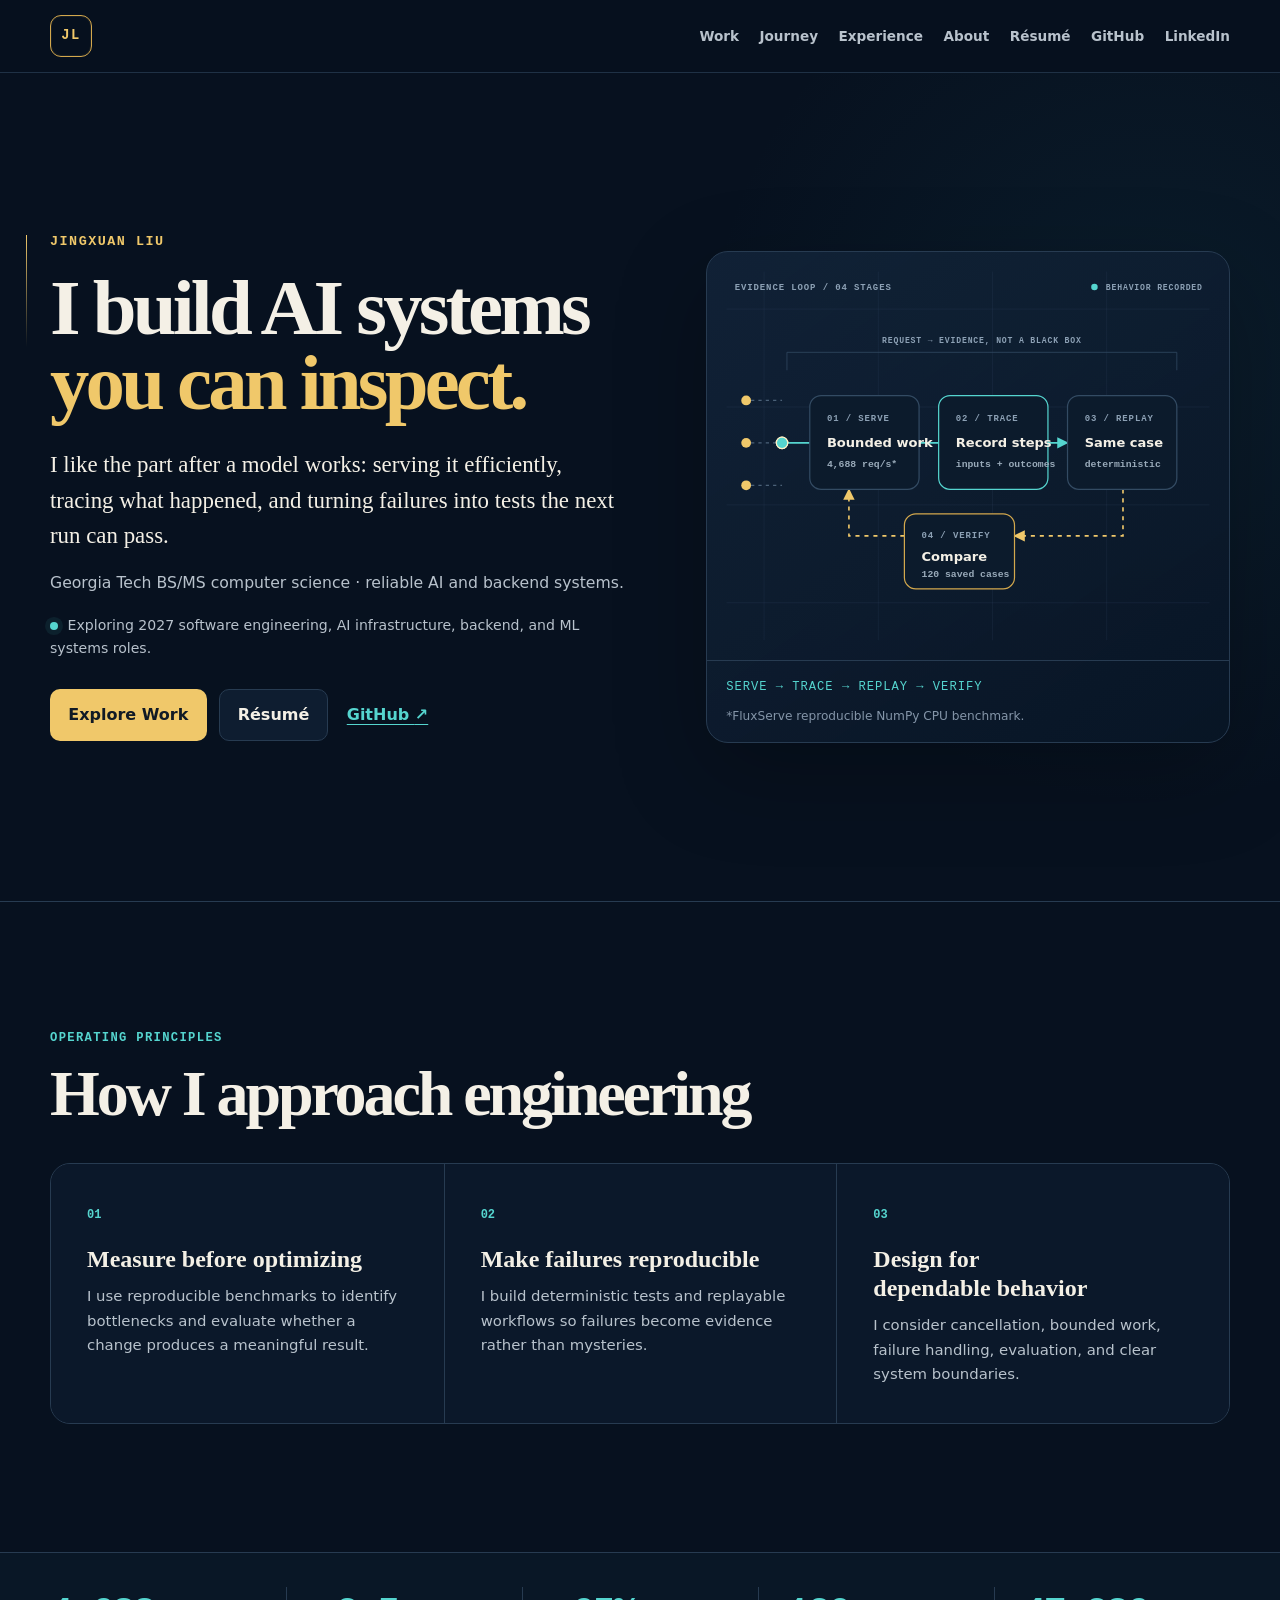
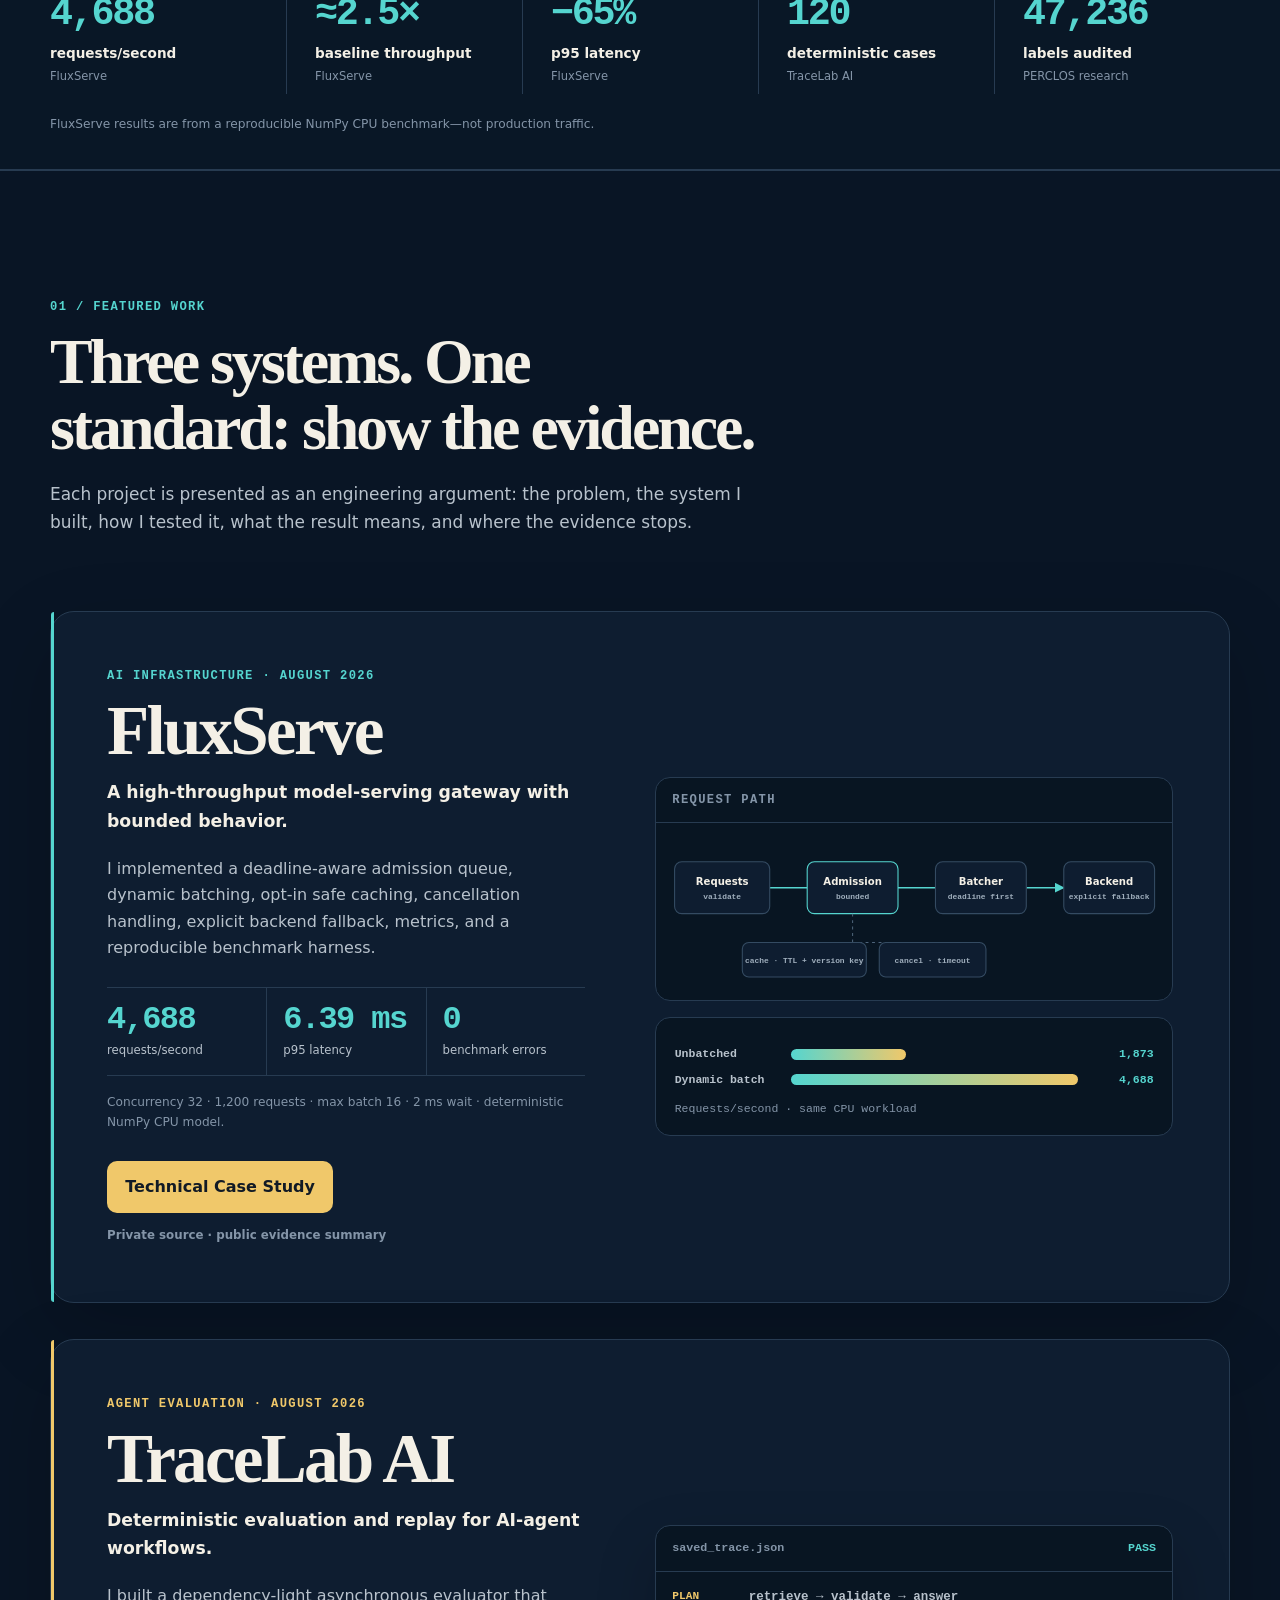
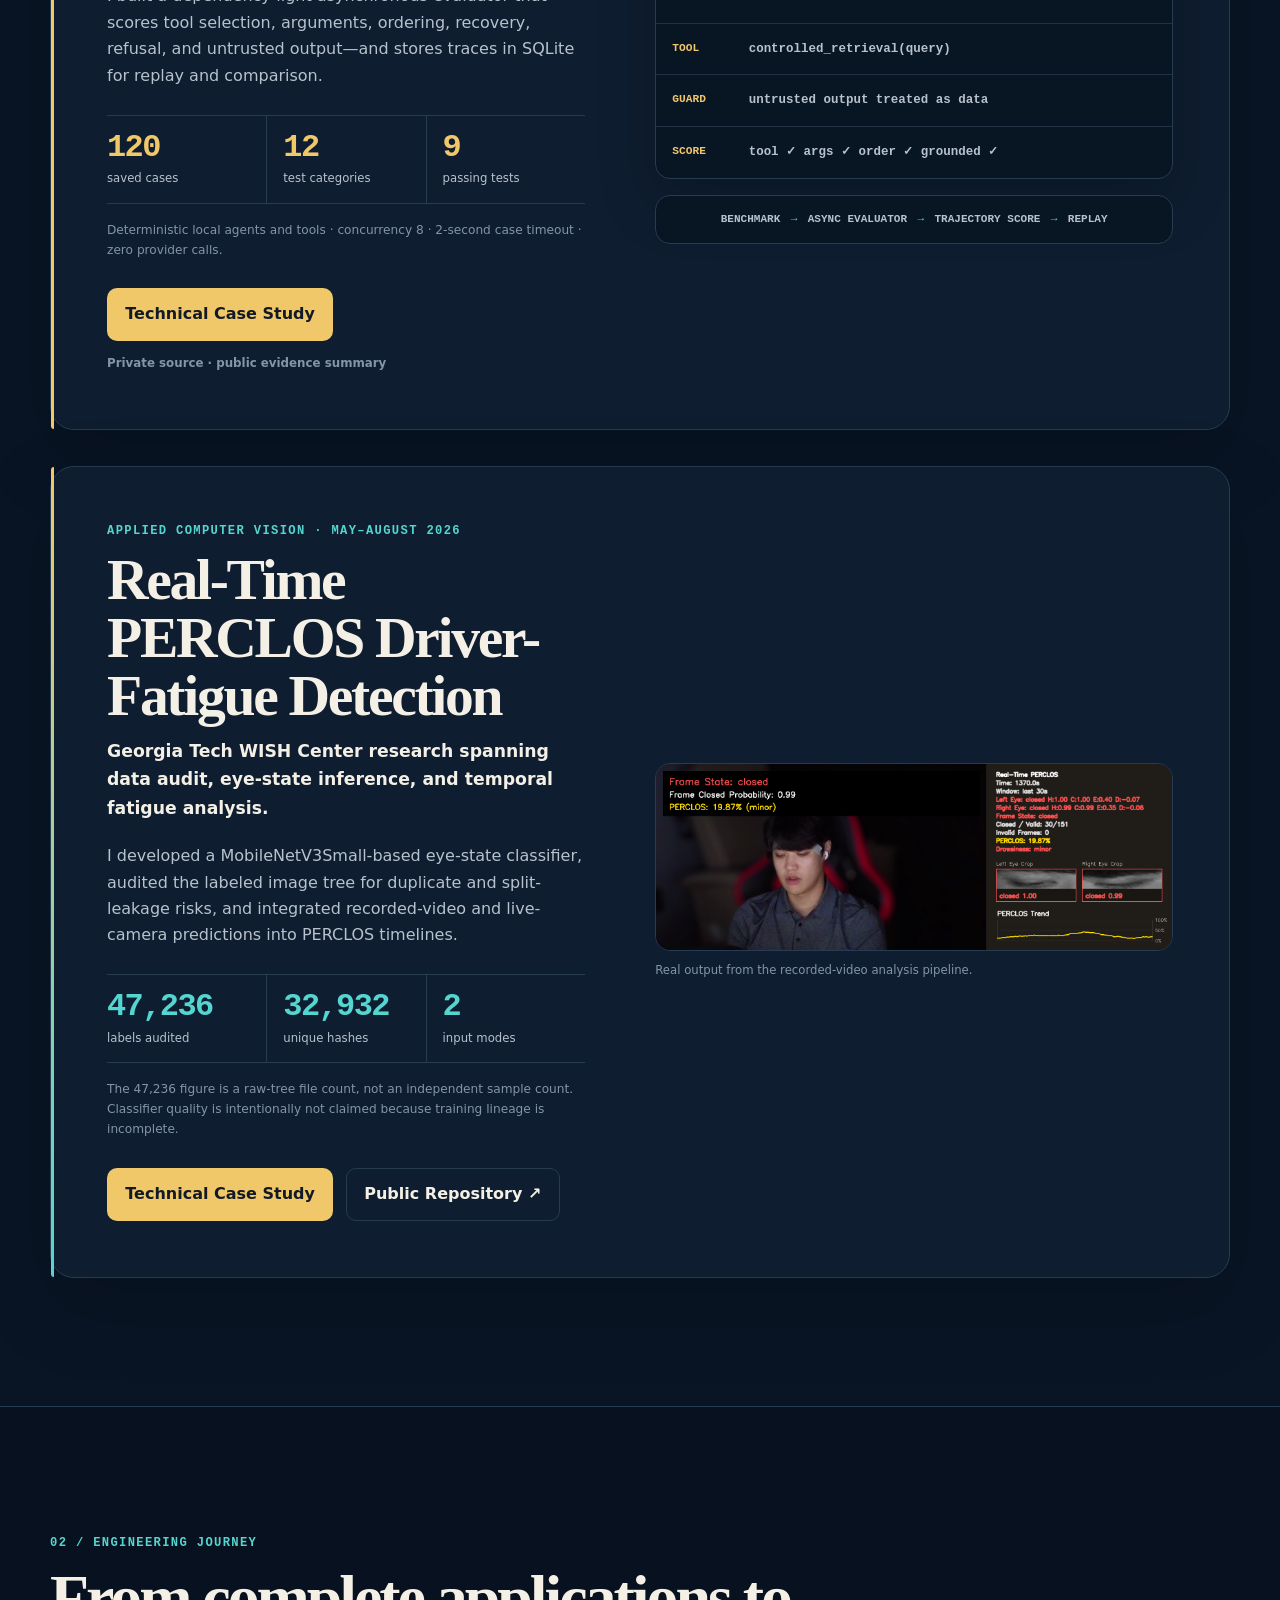
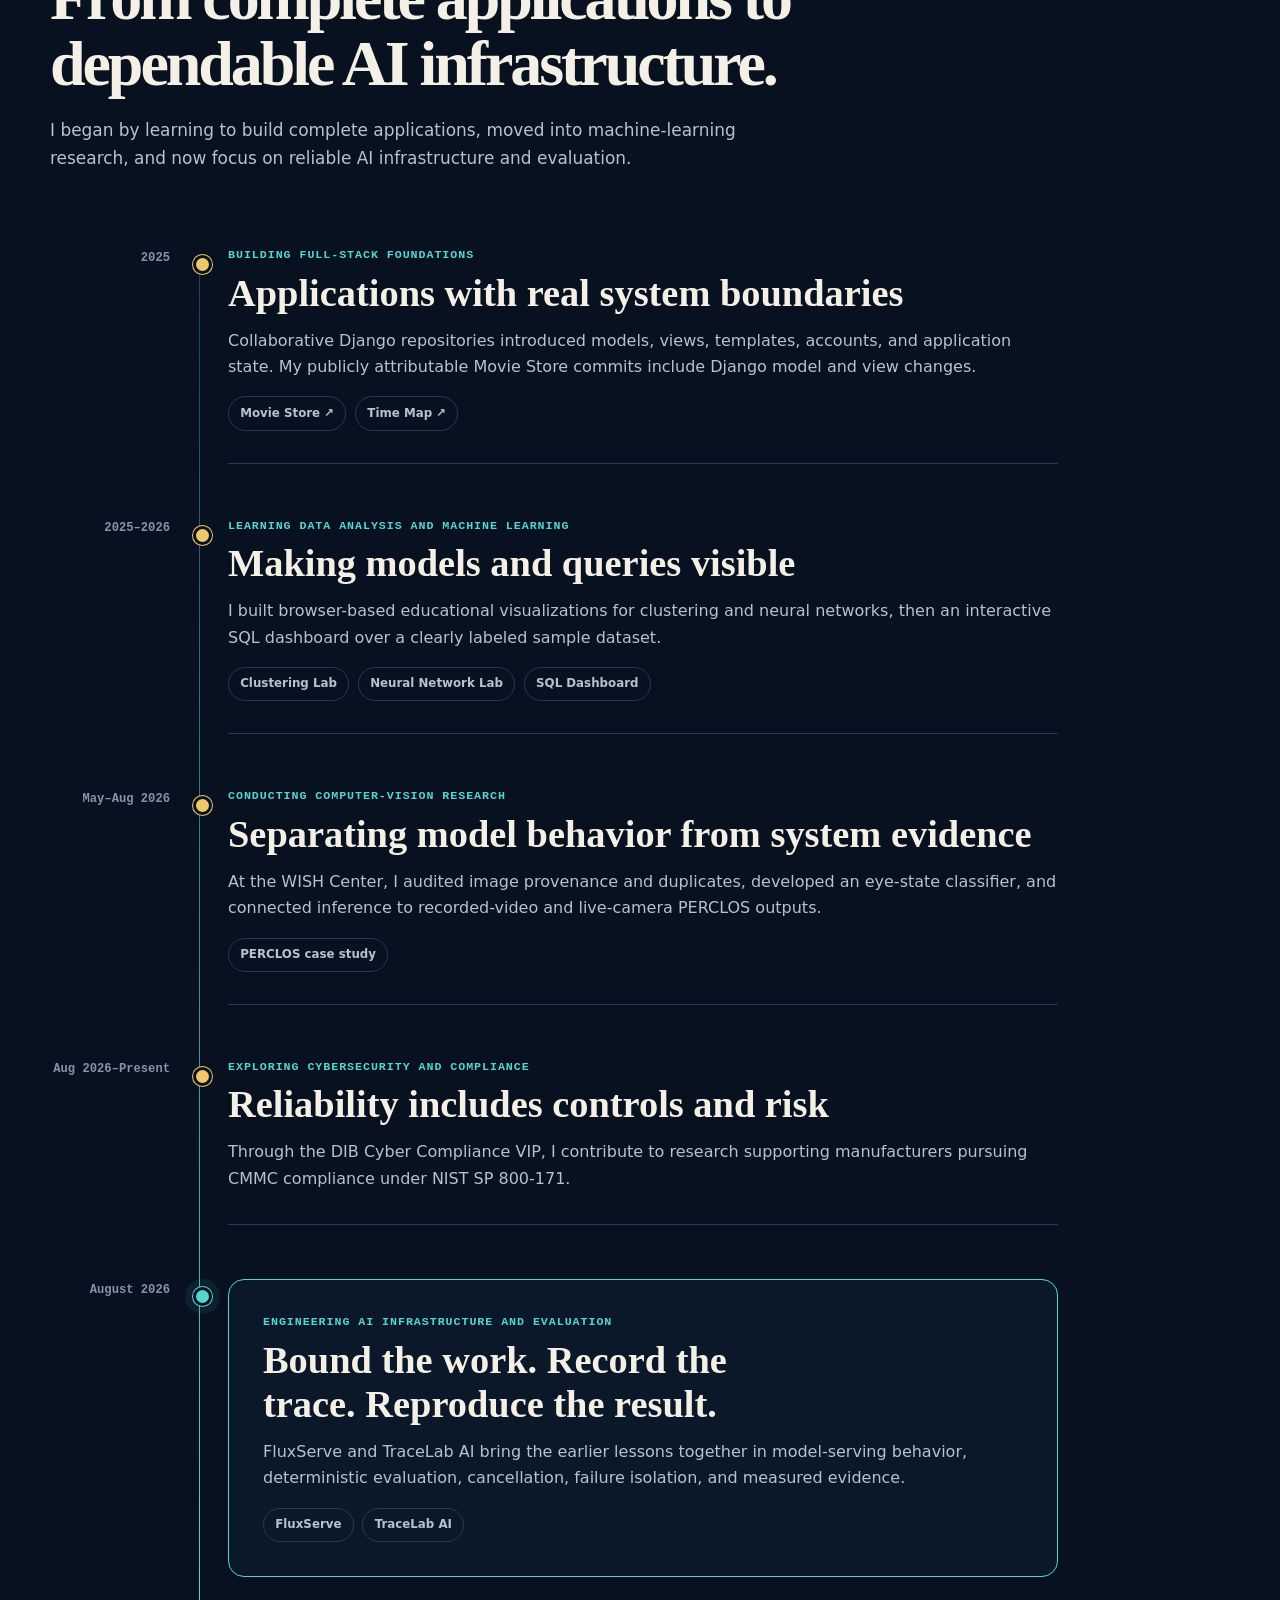
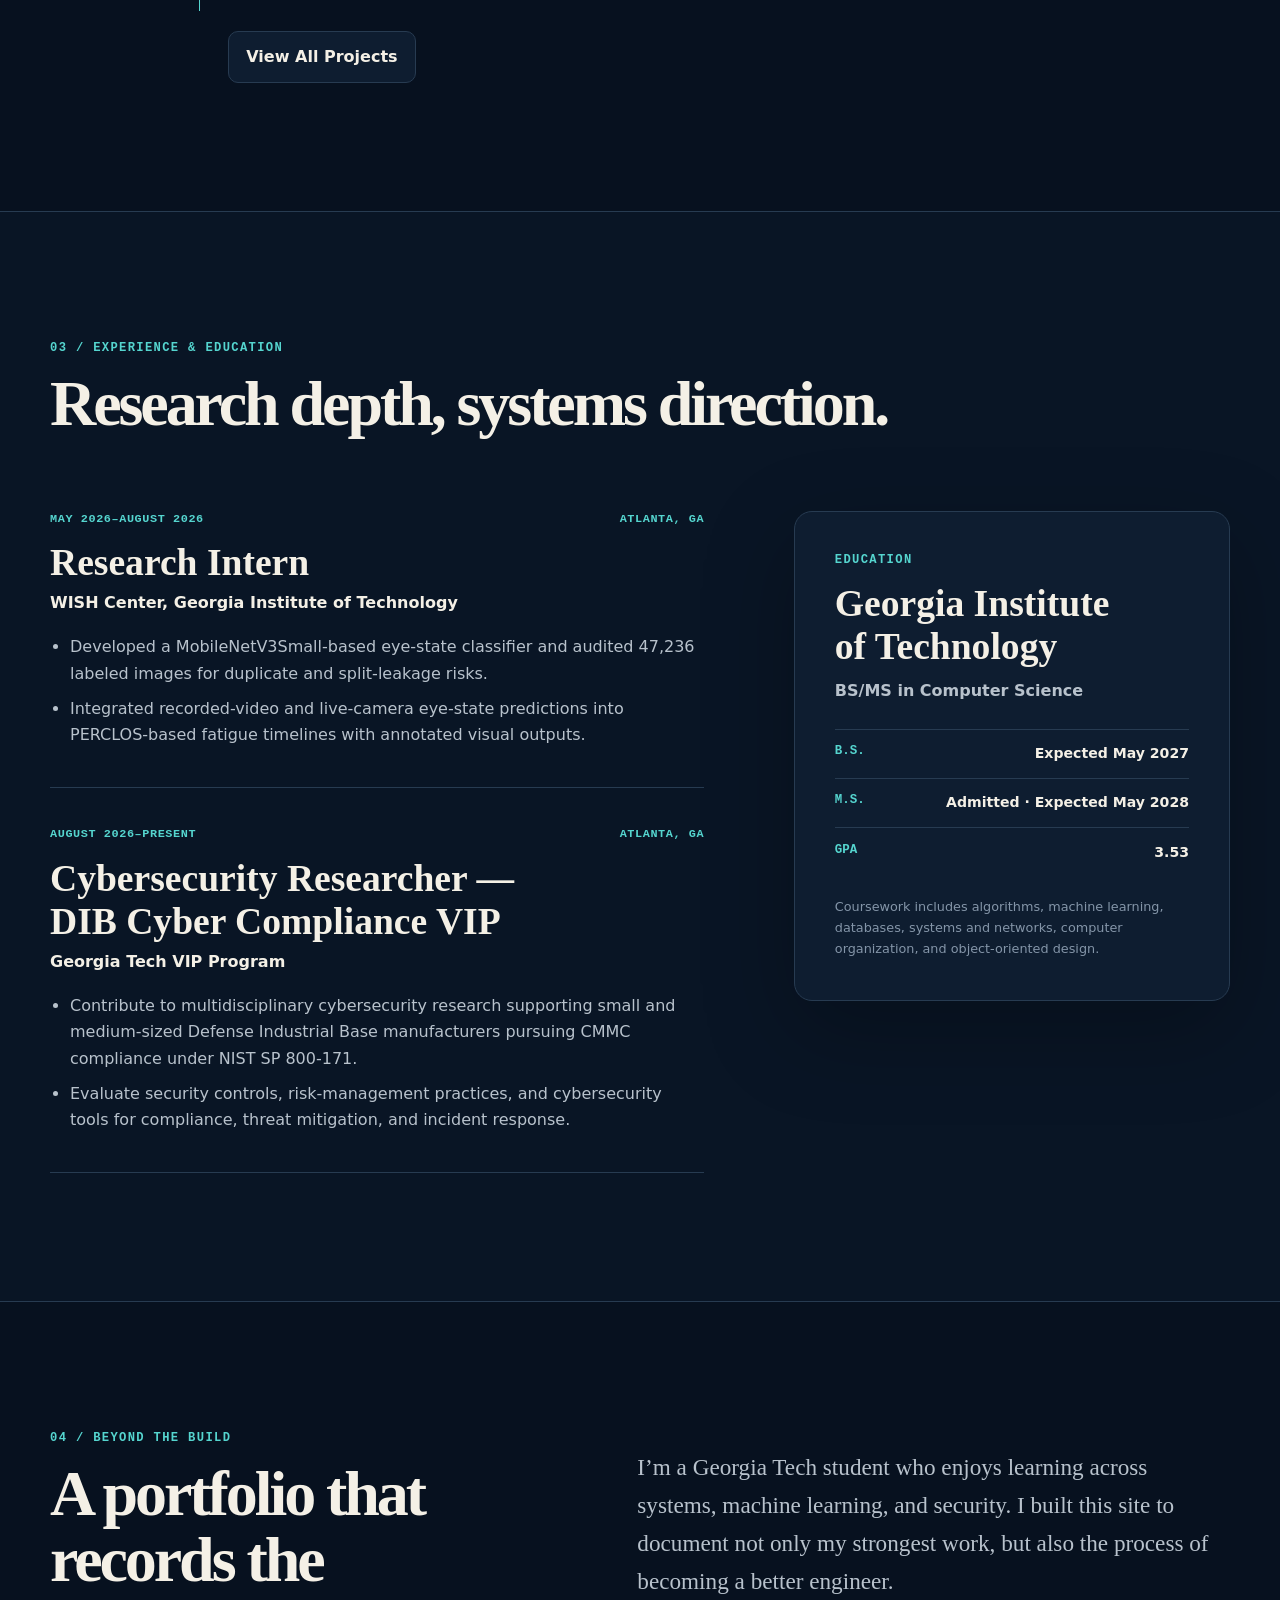
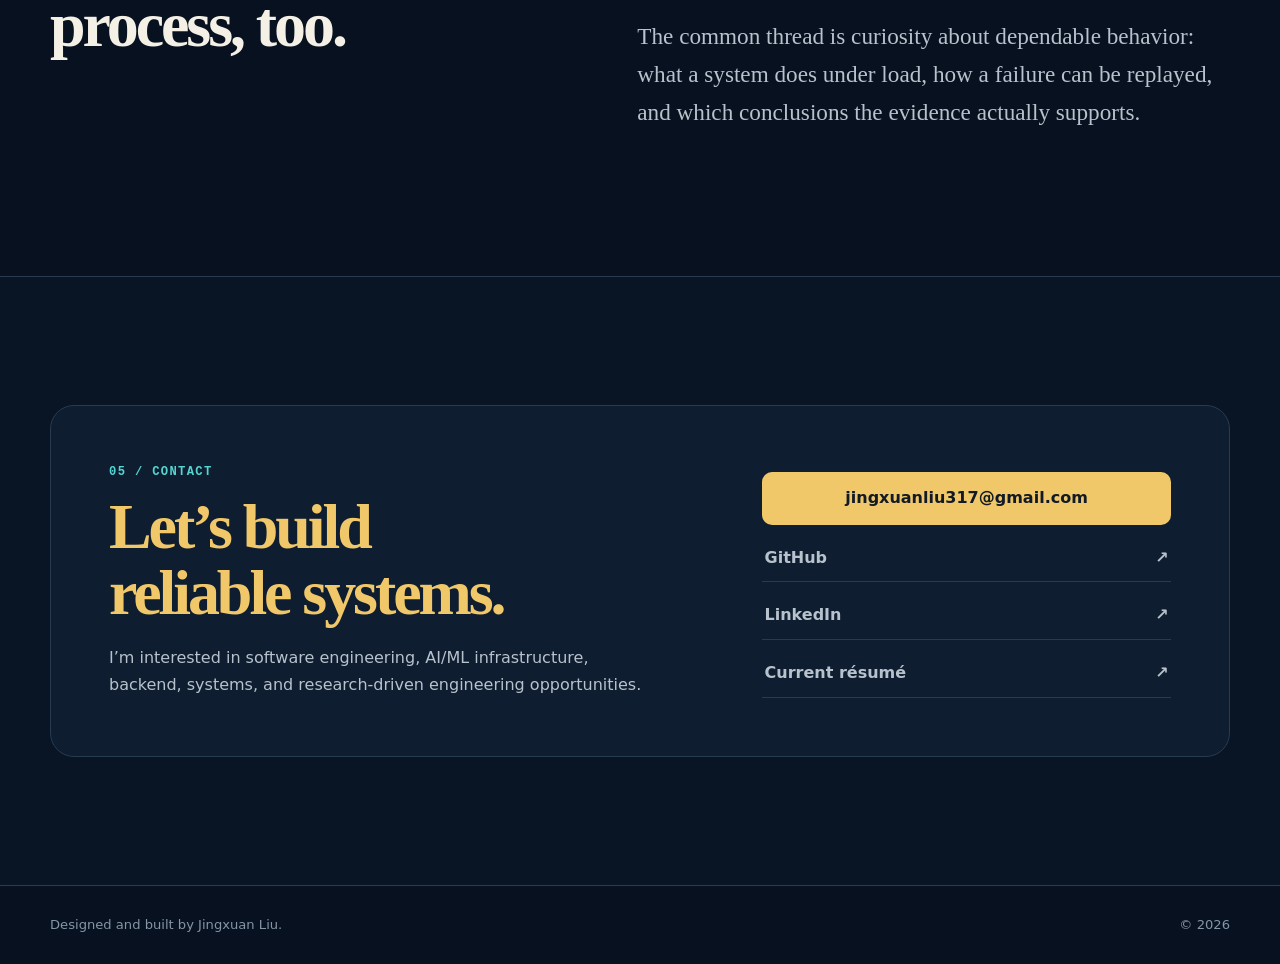
<file: index.html>
<!doctype html>
<html lang="en">
<head>
  <meta charset="utf-8">
  <meta name="viewport" content="width=device-width, initial-scale=1">
  <title>Jingxuan Liu | Reliable AI Systems Engineer</title>
  <meta name="description" content="Jingxuan Liu is a Georgia Tech BS/MS computer science student engineering reliable AI infrastructure, backend systems, agent evaluation, cybersecurity, and trustworthy machine learning.">
  <meta name="theme-color" content="#07111f">
  <link rel="canonical" href="https://jingxuanliu1.github.io/">
  <meta property="og:type" content="website">
  <meta property="og:url" content="https://jingxuanliu1.github.io/">
  <meta property="og:title" content="Jingxuan Liu | Reliable AI Systems Engineer">
  <meta property="og:description" content="Signals, traces, and dependable systems—from model serving to deterministic agent evaluation and applied computer vision.">
  <meta property="og:image" content="https://jingxuanliu1.github.io/assets/og.png">
  <meta property="og:image:alt" content="Jingxuan Liu — Software Engineer Building Reliable AI Systems">
  <meta name="twitter:card" content="summary_large_image">
  <meta name="twitter:title" content="Jingxuan Liu | Reliable AI Systems Engineer">
  <meta name="twitter:description" content="Signals, traces, and dependable systems—from model serving to deterministic agent evaluation and applied computer vision.">
  <meta name="twitter:image" content="https://jingxuanliu1.github.io/assets/og.png">
  <link rel="icon" href="/assets/favicon.svg" type="image/svg+xml">
  <link rel="stylesheet" href="/styles.css">
  <script>document.documentElement.classList.add('js');</script>
  <script type="application/ld+json">
  {
    "@context": "https://schema.org",
    "@type": "Person",
    "name": "Jingxuan Liu",
    "url": "https://jingxuanliu1.github.io/",
    "email": "mailto:jingxuanliu317@gmail.com",
    "sameAs": [
      "https://github.com/jingxuanliu1",
      "https://www.linkedin.com/in/jing-xuan-liu/"
    ],
    "affiliation": {
      "@type": "CollegeOrUniversity",
      "name": "Georgia Institute of Technology"
    },
    "knowsAbout": ["AI systems", "model serving", "agent evaluation", "backend systems", "computer vision", "cybersecurity"]
  }
  </script>
</head>
<body>
  <a class="skip-link" href="#main-content">Skip to content</a>

  <header class="site-header">
    <div class="nav-shell">
      <a class="brand" href="#top" aria-label="JL — Jingxuan Liu, home">JL</a>
      <button class="nav-toggle" type="button" aria-expanded="false" aria-controls="primary-nav">
        <span class="sr-only">Toggle navigation</span>
        <span aria-hidden="true"></span><span aria-hidden="true"></span><span aria-hidden="true"></span>
      </button>
      <nav id="primary-nav" class="primary-nav" aria-label="Primary navigation">
        <a href="#work">Work</a>
        <a href="#journey">Journey</a>
        <a href="#experience">Experience</a>
        <a href="#about">About</a>
        <a href="/resume.pdf" target="_blank" rel="noopener">Résumé</a>
        <a href="https://github.com/jingxuanliu1" target="_blank" rel="noopener">GitHub</a>
        <a href="https://www.linkedin.com/in/jing-xuan-liu/" target="_blank" rel="noopener">LinkedIn</a>
      </nav>
    </div>
  </header>

  <main id="main-content">
    <section id="top" class="hero section-shell" aria-labelledby="hero-title">
      <div class="hero-copy">
        <p class="hero-name">Jingxuan Liu</p>
        <h1 id="hero-title">I build AI systems <span>you can inspect.</span></h1>
        <p class="hero-lede">I like the part after a model works: serving it efficiently, tracing what happened, and turning failures into tests the next run can pass.</p>
        <p class="hero-context">Georgia Tech BS/MS computer science · reliable AI and backend systems.</p>
        <p class="availability"><span aria-hidden="true"></span>Exploring 2027 software engineering, AI infrastructure, backend, and ML systems roles.</p>
        <div class="hero-actions">
          <a class="button button-primary" href="#work">Explore Work</a>
          <a class="button button-secondary" href="/resume.pdf" target="_blank" rel="noopener">Résumé</a>
          <a class="text-link" href="https://github.com/jingxuanliu1" target="_blank" rel="noopener">GitHub <span aria-hidden="true">↗</span></a>
        </div>
      </div>

      <figure class="system-signal" aria-labelledby="system-signal-caption">
        <svg viewBox="0 0 640 500" role="img" aria-labelledby="system-signal-title system-signal-desc">
          <title id="system-signal-title">Evidence loop for an inspectable AI system</title>
          <desc id="system-signal-desc">A request moves through serving, tracing, deterministic replay, and verification. The diagram includes verified results from FluxServe and TraceLab.</desc>
          <defs>
            <marker id="hero-arrow" viewBox="0 0 10 10" refX="9" refY="5" markerWidth="7" markerHeight="7" orient="auto"><path d="M0 0 10 5 0 10Z" fill="#55d5cf"/></marker>
            <marker id="hero-arrow-gold" viewBox="0 0 10 10" refX="9" refY="5" markerWidth="7" markerHeight="7" orient="auto"><path d="M0 0 10 5 0 10Z" fill="#f0c86a"/></marker>
          </defs>
          <path class="signal-grid-line" d="M24 70H616M24 190H616M24 310H616M24 430H616"/>
          <path class="signal-grid-line" d="M70 24V476M210 24V476M350 24V476M490 24V476"/>
          <text class="signal-kicker" x="34" y="47">EVIDENCE LOOP / 04 STAGES</text>
          <g class="signal-status">
            <circle cx="475" cy="43" r="4"/>
            <text x="489" y="47">BEHAVIOR RECORDED</text>
          </g>
          <g class="request-inputs">
            <circle cx="48" cy="182" r="6"/><circle cx="48" cy="234" r="6"/><circle cx="48" cy="286" r="6"/>
            <path d="M54 182H92M54 234H92M54 286H92"/>
          </g>
          <path class="signal-path" d="M92 234H126M260 234H284M418 234H442" marker-end="url(#hero-arrow)"/>
          <path class="signal-path signal-return" d="M510 291V348H377" marker-end="url(#hero-arrow-gold)"/>
          <path class="signal-path signal-return" d="M242 348H174V291" marker-end="url(#hero-arrow-gold)"/>
          <g class="system-node">
            <rect x="126" y="176" width="134" height="115" rx="14"/>
            <text x="147" y="207">01 / SERVE</text><text class="node-title" x="147" y="239">Bounded work</text><text class="node-note" x="147" y="263">4,688 req/s*</text>
          </g>
          <g class="system-node system-node-accent">
            <rect x="284" y="176" width="134" height="115" rx="14"/>
            <text x="305" y="207">02 / TRACE</text><text class="node-title" x="305" y="239">Record steps</text><text class="node-note" x="305" y="263">inputs + outcomes</text>
          </g>
          <g class="system-node">
            <rect x="442" y="176" width="134" height="115" rx="14"/>
            <text x="463" y="207">03 / REPLAY</text><text class="node-title" x="463" y="239">Same case</text><text class="node-note" x="463" y="263">deterministic</text>
          </g>
          <g class="observe-node">
            <rect x="242" y="321" width="135" height="92" rx="14"/>
            <text x="263" y="351">04 / VERIFY</text><text class="node-title" x="263" y="379">Compare</text><text class="node-note" x="263" y="399">120 saved cases</text>
          </g>
          <path class="evidence-bracket" d="M98 145V123H576V145"/>
          <text class="evidence-label" x="337" y="112" text-anchor="middle">REQUEST → EVIDENCE, NOT A BLACK BOX</text>
          <circle class="signal-pulse signal-pulse-one" cx="0" cy="0" r="7"/>
          <circle class="signal-pulse signal-pulse-two" cx="0" cy="0" r="7"/>
        </svg>
        <figcaption id="system-signal-caption"><span>serve → trace → replay → verify</span> *FluxServe reproducible NumPy CPU benchmark.</figcaption>
      </figure>
    </section>

    <section class="section section-principles" aria-labelledby="principles-title">
      <div class="section-shell">
        <header class="section-heading compact-heading">
          <p class="section-label">Operating principles</p>
          <h2 id="principles-title">How I approach engineering</h2>
        </header>
        <div class="principle-grid">
          <article><span>01</span><h3>Measure before optimizing</h3><p>I use reproducible benchmarks to identify bottlenecks and evaluate whether a change produces a meaningful result.</p></article>
          <article><span>02</span><h3>Make failures reproducible</h3><p>I build deterministic tests and replayable workflows so failures become evidence rather than mysteries.</p></article>
          <article><span>03</span><h3>Design for dependable behavior</h3><p>I consider cancellation, bounded work, failure handling, evaluation, and clear system boundaries.</p></article>
        </div>
      </div>
    </section>

    <section class="evidence-band" aria-label="Verified engineering evidence">
      <div class="section-shell evidence-grid">
        <div><strong>4,688</strong><span>requests/second</span><small>FluxServe</small></div>
        <div><strong>≈2.5×</strong><span>baseline throughput</span><small>FluxServe</small></div>
        <div><strong>−65%</strong><span>p95 latency</span><small>FluxServe</small></div>
        <div><strong>120</strong><span>deterministic cases</span><small>TraceLab AI</small></div>
        <div><strong>47,236</strong><span>labels audited</span><small>PERCLOS research</small></div>
      </div>
      <p class="section-shell evidence-note">FluxServe results are from a reproducible NumPy CPU benchmark—not production traffic.</p>
    </section>

    <section id="work" class="section section-work" aria-labelledby="work-title">
      <div class="section-shell">
        <header class="section-heading">
          <p class="section-label">01 / Featured work</p>
          <h2 id="work-title">Three systems. One standard: show the evidence.</h2>
          <p>Each project is presented as an engineering argument: the problem, the system I built, how I tested it, what the result means, and where the evidence stops.</p>
        </header>

        <article class="feature-card feature-flux" aria-labelledby="flux-title">
          <div class="feature-copy">
            <p class="project-meta">AI infrastructure · August 2026</p>
            <h3 id="flux-title">FluxServe</h3>
            <p class="feature-subtitle">A high-throughput model-serving gateway with bounded behavior.</p>
            <p>I implemented a deadline-aware admission queue, dynamic batching, opt-in safe caching, cancellation handling, explicit backend fallback, metrics, and a reproducible benchmark harness.</p>
            <dl class="mini-results">
              <div><dt>4,688</dt><dd>requests/second</dd></div>
              <div><dt>6.39 ms</dt><dd>p95 latency</dd></div>
              <div><dt>0</dt><dd>benchmark errors</dd></div>
            </dl>
            <p class="scope-note">Concurrency 32 · 1,200 requests · max batch 16 · 2 ms wait · deterministic NumPy CPU model.</p>
            <div class="card-actions">
              <a class="button button-primary" href="/projects/fluxserve.html">Technical Case Study</a>
              <span class="evidence-state">Private source · public evidence summary</span>
            </div>
          </div>
          <div class="feature-visual" aria-label="FluxServe architecture and benchmark chart">
            <div class="diagram-card">
              <p class="visual-label">Request path</p>
              <svg viewBox="0 0 700 230" role="img" aria-label="Requests move through admission, a dynamic batcher, model execution, and measurements, with caching and cancellation at the gateway.">
                <defs><marker id="flux-arrow-home" viewBox="0 0 10 10" refX="9" refY="5" markerWidth="7" markerHeight="7" orient="auto"><path d="M0 0 10 5 0 10Z" fill="#55d5cf"/></marker></defs>
                <path class="diagram-path" d="M150 82H202M328 82H380M506 82H558" marker-end="url(#flux-arrow-home)"/>
                <rect class="diagram-node" x="18" y="46" width="132" height="72" rx="10"/><text class="diagram-title" x="84" y="78" text-anchor="middle">Requests</text><text class="diagram-note" x="84" y="98" text-anchor="middle">validate</text>
                <rect class="diagram-node diagram-node-cyan" x="202" y="46" width="126" height="72" rx="10"/><text class="diagram-title" x="265" y="78" text-anchor="middle">Admission</text><text class="diagram-note" x="265" y="98" text-anchor="middle">bounded</text>
                <rect class="diagram-node" x="380" y="46" width="126" height="72" rx="10"/><text class="diagram-title" x="443" y="78" text-anchor="middle">Batcher</text><text class="diagram-note" x="443" y="98" text-anchor="middle">deadline first</text>
                <rect class="diagram-node" x="558" y="46" width="126" height="72" rx="10"/><text class="diagram-title" x="621" y="78" text-anchor="middle">Backend</text><text class="diagram-note" x="621" y="98" text-anchor="middle">explicit fallback</text>
                <path class="diagram-support" d="M265 118V158H198M265 158H332"/>
                <rect class="diagram-node small" x="112" y="158" width="172" height="48" rx="9"/><text class="diagram-note" x="198" y="187" text-anchor="middle">cache · TTL + version key</text>
                <rect class="diagram-node small" x="302" y="158" width="148" height="48" rx="9"/><text class="diagram-note" x="376" y="187" text-anchor="middle">cancel · timeout</text>
              </svg>
            </div>
            <div class="bar-chart" aria-label="FluxServe benchmark throughput comparison">
              <div><span>Unbatched</span><i style="--bar:40%"></i><strong>1,873</strong></div>
              <div><span>Dynamic batch</span><i style="--bar:100%"></i><strong>4,688</strong></div>
              <small>Requests/second · same CPU workload</small>
            </div>
          </div>
        </article>

        <article class="feature-card feature-trace" aria-labelledby="trace-title">
          <div class="feature-copy">
            <p class="project-meta">Agent evaluation · August 2026</p>
            <h3 id="trace-title">TraceLab AI</h3>
            <p class="feature-subtitle">Deterministic evaluation and replay for AI-agent workflows.</p>
            <p>I built a dependency-light asynchronous evaluator that scores tool selection, arguments, ordering, recovery, refusal, and untrusted output—and stores traces in SQLite for replay and comparison.</p>
            <dl class="mini-results">
              <div><dt>120</dt><dd>saved cases</dd></div>
              <div><dt>12</dt><dd>test categories</dd></div>
              <div><dt>9</dt><dd>passing tests</dd></div>
            </dl>
            <p class="scope-note">Deterministic local agents and tools · concurrency 8 · 2-second case timeout · zero provider calls.</p>
            <div class="card-actions">
              <a class="button button-primary" href="/projects/tracelab.html">Technical Case Study</a>
              <span class="evidence-state">Private source · public evidence summary</span>
            </div>
          </div>
          <div class="feature-visual">
            <div class="trace-console" aria-label="Example TraceLab test result">
              <div class="console-head"><span>saved_trace.json</span><span class="pass">PASS</span></div>
              <ol>
                <li><span>plan</span><code>retrieve → validate → answer</code></li>
                <li><span>tool</span><code>controlled_retrieval(query)</code></li>
                <li><span>guard</span><code>untrusted output treated as data</code></li>
                <li><span>score</span><code>tool ✓ args ✓ order ✓ grounded ✓</code></li>
              </ol>
            </div>
            <div class="workflow-row" aria-label="TraceLab workflow">
              <span>benchmark</span><b>→</b><span>async evaluator</span><b>→</b><span>trajectory score</span><b>→</b><span>replay</span>
            </div>
          </div>
        </article>

        <article class="feature-card feature-perclos" aria-labelledby="perclos-title">
          <div class="feature-copy">
            <p class="project-meta">Applied computer vision · May–August 2026</p>
            <h3 id="perclos-title">Real-Time PERCLOS Driver-Fatigue Detection</h3>
            <p class="feature-subtitle">Georgia Tech WISH Center research spanning data audit, eye-state inference, and temporal fatigue analysis.</p>
            <p>I developed a MobileNetV3Small-based eye-state classifier, audited the labeled image tree for duplicate and split-leakage risks, and integrated recorded-video and live-camera predictions into PERCLOS timelines.</p>
            <dl class="mini-results">
              <div><dt>47,236</dt><dd>labels audited</dd></div>
              <div><dt>32,932</dt><dd>unique hashes</dd></div>
              <div><dt>2</dt><dd>input modes</dd></div>
            </dl>
            <p class="scope-note">The 47,236 figure is a raw-tree file count, not an independent sample count. Classifier quality is intentionally not claimed because training lineage is incomplete.</p>
            <div class="card-actions">
              <a class="button button-primary" href="/projects/perclos.html">Technical Case Study</a>
              <a class="button button-secondary" href="https://github.com/jingxuanliu1/perclos-fatigue-detection" target="_blank" rel="noopener">Public Repository ↗</a>
            </div>
          </div>
          <figure class="feature-image">
            <img src="/assets/perclos-demo.png" width="1500" height="540" loading="lazy" decoding="async" alt="Recorded driver-fatigue analysis showing left and right eye predictions, eye crops, a PERCLOS percentage, and a temporal trend chart.">
            <figcaption>Real output from the recorded-video analysis pipeline.</figcaption>
          </figure>
        </article>
      </div>
    </section>

    <section id="journey" class="section section-journey" aria-labelledby="journey-title">
      <div class="section-shell">
        <header class="section-heading">
          <p class="section-label">02 / Engineering journey</p>
          <h2 id="journey-title">From complete applications to dependable AI infrastructure.</h2>
          <p>I began by learning to build complete applications, moved into machine-learning research, and now focus on reliable AI infrastructure and evaluation.</p>
        </header>
        <ol class="journey-line">
          <li>
            <div class="journey-year">2025</div>
            <div class="journey-content"><p class="journey-stage">Building full-stack foundations</p><h3>Applications with real system boundaries</h3><p>Collaborative Django repositories introduced models, views, templates, accounts, and application state. My publicly attributable Movie Store commits include Django model and view changes.</p><div class="journey-projects"><a href="https://github.com/jingxuanliu1/Movie-Store" target="_blank" rel="noopener">Movie Store ↗</a><a href="https://github.com/jingxuanliu1/timeMap" target="_blank" rel="noopener">Time Map ↗</a></div></div>
          </li>
          <li>
            <div class="journey-year">2025–2026</div>
            <div class="journey-content"><p class="journey-stage">Learning data analysis and machine learning</p><h3>Making models and queries visible</h3><p>I built browser-based educational visualizations for clustering and neural networks, then an interactive SQL dashboard over a clearly labeled sample dataset.</p><div class="journey-projects"><a href="/ml-viz.html">Clustering Lab</a><a href="/ml-nn.html">Neural Network Lab</a><a href="/sql-demo.html">SQL Dashboard</a></div></div>
          </li>
          <li>
            <div class="journey-year">May–Aug 2026</div>
            <div class="journey-content"><p class="journey-stage">Conducting computer-vision research</p><h3>Separating model behavior from system evidence</h3><p>At the WISH Center, I audited image provenance and duplicates, developed an eye-state classifier, and connected inference to recorded-video and live-camera PERCLOS outputs.</p><div class="journey-projects"><a href="/projects/perclos.html">PERCLOS case study</a></div></div>
          </li>
          <li>
            <div class="journey-year">Aug 2026–Present</div>
            <div class="journey-content"><p class="journey-stage">Exploring cybersecurity and compliance</p><h3>Reliability includes controls and risk</h3><p>Through the DIB Cyber Compliance VIP, I contribute to research supporting manufacturers pursuing CMMC compliance under NIST SP 800-171.</p></div>
          </li>
          <li class="journey-current">
            <div class="journey-year">August 2026</div>
            <div class="journey-content"><p class="journey-stage">Engineering AI infrastructure and evaluation</p><h3>Bound the work. Record the trace. Reproduce the result.</h3><p>FluxServe and TraceLab AI bring the earlier lessons together in model-serving behavior, deterministic evaluation, cancellation, failure isolation, and measured evidence.</p><div class="journey-projects"><a href="/projects/fluxserve.html">FluxServe</a><a href="/projects/tracelab.html">TraceLab AI</a></div></div>
          </li>
        </ol>
        <a class="button button-secondary archive-link" href="/projects.html">View All Projects</a>
      </div>
    </section>

    <section id="experience" class="section section-experience" aria-labelledby="experience-title">
      <div class="section-shell">
        <header class="section-heading">
          <p class="section-label">03 / Experience & education</p>
          <h2 id="experience-title">Research depth, systems direction.</h2>
        </header>
        <div class="experience-grid">
          <div class="experience-list">
            <article>
              <div class="role-topline"><span>May 2026–August 2026</span><span>Atlanta, GA</span></div>
              <h3>Research Intern</h3>
              <p class="organization">WISH Center, Georgia Institute of Technology</p>
              <ul><li>Developed a MobileNetV3Small-based eye-state classifier and audited 47,236 labeled images for duplicate and split-leakage risks.</li><li>Integrated recorded-video and live-camera eye-state predictions into PERCLOS-based fatigue timelines with annotated visual outputs.</li></ul>
            </article>
            <article>
              <div class="role-topline"><span>August 2026–Present</span><span>Atlanta, GA</span></div>
              <h3>Cybersecurity Researcher — DIB Cyber Compliance VIP</h3>
              <p class="organization">Georgia Tech VIP Program</p>
              <ul><li>Contribute to multidisciplinary cybersecurity research supporting small and medium-sized Defense Industrial Base manufacturers pursuing CMMC compliance under NIST SP 800-171.</li><li>Evaluate security controls, risk-management practices, and cybersecurity tools for compliance, threat mitigation, and incident response.</li></ul>
            </article>
          </div>
          <aside class="education-panel" aria-label="Education">
            <p class="card-kicker">Education</p>
            <h3>Georgia Institute of Technology</h3>
            <p>BS/MS in Computer Science</p>
            <dl>
              <div><dt>B.S.</dt><dd>Expected May 2027</dd></div>
              <div><dt>M.S.</dt><dd>Admitted · Expected May 2028</dd></div>
              <div><dt>GPA</dt><dd>3.53</dd></div>
            </dl>
            <p class="education-note">Coursework includes algorithms, machine learning, databases, systems and networks, computer organization, and object-oriented design.</p>
          </aside>
        </div>
      </div>
    </section>

    <section id="about" class="section section-about" aria-labelledby="about-title">
      <div class="section-shell about-layout">
        <div>
          <p class="section-label">04 / Beyond the build</p>
          <h2 id="about-title">A portfolio that records the process, too.</h2>
        </div>
        <div class="about-copy">
          <p>I’m a Georgia Tech student who enjoys learning across systems, machine learning, and security. I built this site to document not only my strongest work, but also the process of becoming a better engineer.</p>
          <p>The common thread is curiosity about dependable behavior: what a system does under load, how a failure can be replayed, and which conclusions the evidence actually supports.</p>
        </div>
      </div>
    </section>

    <section class="section section-contact" aria-labelledby="contact-title">
      <div class="section-shell contact-card">
        <div>
          <p class="section-label">05 / Contact</p>
          <h2 id="contact-title">Let’s build reliable systems.</h2>
          <p>I’m interested in software engineering, AI/ML infrastructure, backend, systems, and research-driven engineering opportunities.</p>
        </div>
        <div class="contact-links">
          <a class="button button-primary" href="mailto:jingxuanliu317@gmail.com">jingxuanliu317@gmail.com</a>
          <a href="https://github.com/jingxuanliu1" target="_blank" rel="noopener">GitHub <span aria-hidden="true">↗</span></a>
          <a href="https://www.linkedin.com/in/jing-xuan-liu/" target="_blank" rel="noopener">LinkedIn <span aria-hidden="true">↗</span></a>
          <a href="/resume.pdf" target="_blank" rel="noopener">Current résumé <span aria-hidden="true">↗</span></a>
        </div>
      </div>
    </section>
  </main>

  <footer class="site-footer">
    <div class="section-shell"><p>Designed and built by Jingxuan Liu. <span>© <span id="year">2026</span></span></p></div>
  </footer>
  <script src="/script.js" defer></script>
</body>
</html>
</file>
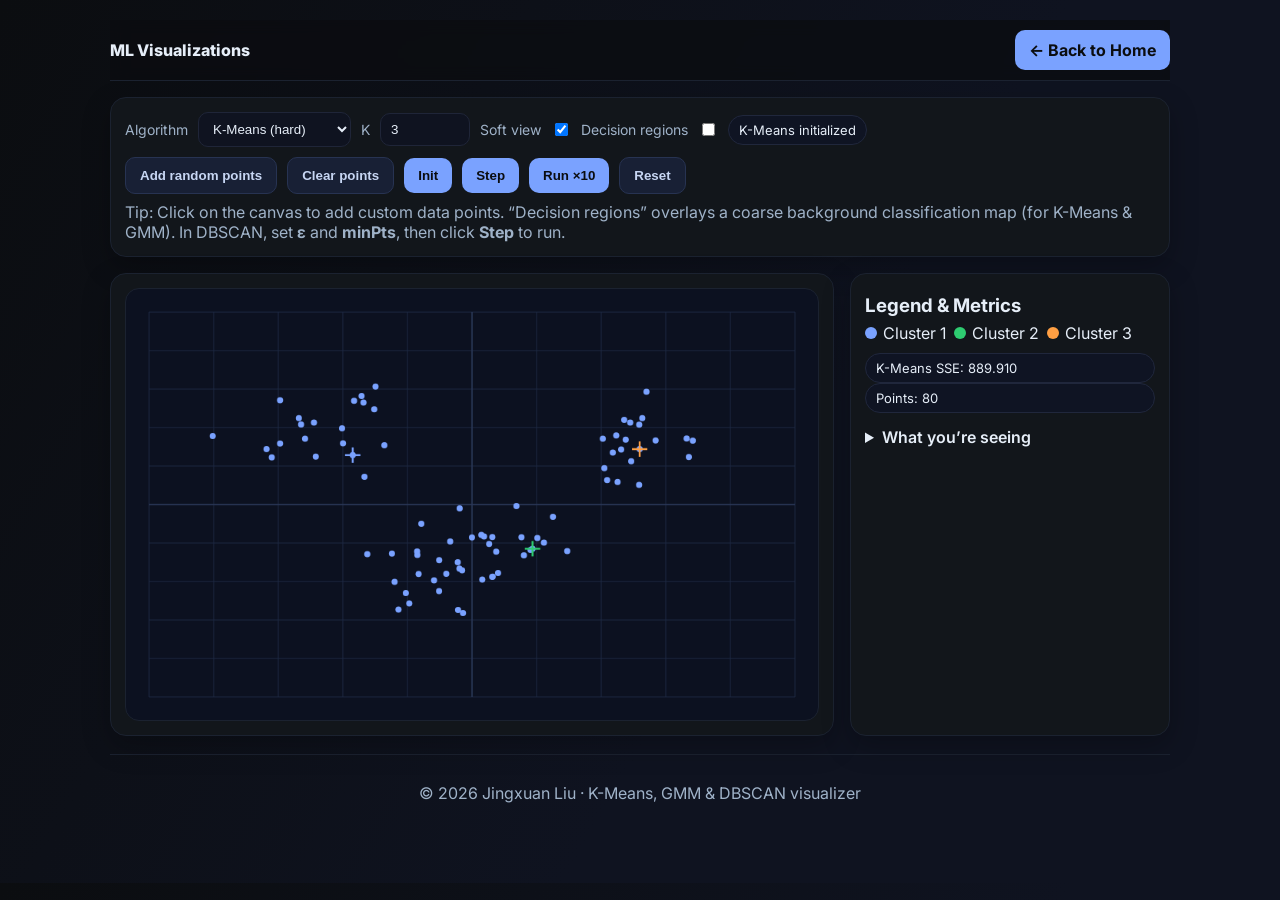
<file: ml-viz.html>
<!doctype html>
<html lang="en">
<head>
<meta charset="utf-8" />
<meta name="viewport" content="width=device-width,initial-scale=1" />
<title>ML Visualizations — K-Means, GMM, DBSCAN</title>
<link rel="preconnect" href="https://fonts.googleapis.com">
<link href="https://fonts.googleapis.com/css2?family=Inter:wght@400;600;800&display=swap" rel="stylesheet">
<style>
  :root{--bg:#0b0d10;--card:#12161b;--muted:#9fb2c8;--text:#e6eef8;--accent:#7aa2ff;}
  *{box-sizing:border-box}
  body{margin:0;font-family:Inter,system-ui,-apple-system,Segoe UI,Roboto,Arial,sans-serif;background:linear-gradient(120deg,#0b0d10,#0f1320 60%);color:var(--text)}
  a{color:var(--accent);text-decoration:none}
  a:hover{text-decoration:underline}

  .wrap{max-width:1100px;margin:0 auto;padding:20px}
  header{display:flex;align-items:center;justify-content:space-between;gap:12px;padding:10px 0;position:sticky;top:0;background:rgba(11,13,16,.75);backdrop-filter:blur(8px);border-bottom:1px solid #1b2230;z-index:2}
  .brand{font-weight:800}
  .btn{display:inline-block;padding:10px 14px;border-radius:10px;background:var(--accent);color:#0b0d10;font-weight:700;border:none;cursor:pointer}
  .btn.ghost{background:#182035;color:#c7d6f3;border:1px solid #273352}
  .row{display:flex;gap:10px;flex-wrap:wrap;align-items:center}
  .card{background:var(--card);border:1px solid #1b2230;border-radius:16px;padding:14px;box-shadow:0 10px 28px rgba(0,0,0,.25);margin-top:16px}
  label{font-size:14px;color:var(--muted)}
  select,input[type="number"],input[type="checkbox"]{background:#0f1320;border:1px solid #1f2538;color:var(--text);padding:8px 10px;border-radius:10px}
  input[type="number"]{width:90px}
  .grid{display:grid;grid-template-columns:1fr 320px;gap:16px}
  @media (max-width:1000px){.grid{grid-template-columns:1fr}}
  canvas{display:block;width:100%;height:auto;background:#0c1120;border:1px solid #1b2230;border-radius:14px}
  .muted{color:var(--muted)}
  .pill{background:#0f1423;border:1px solid #20273c;border-radius:999px;padding:6px 10px;font-size:13px}
  .legend{display:flex;gap:8px;flex-wrap:wrap}
  .swatch{display:inline-flex;align-items:center;gap:6px}
  .dot{width:12px;height:12px;border-radius:50%}
  details summary{cursor:pointer;font-weight:600}
  footer{color:var(--muted);padding:28px 0 60px;text-align:center;border-top:1px solid #1b2230;margin-top:18px}
</style>
</head>
<body>
<div class="wrap">
  <header>
    <div class="brand">ML Visualizations</div>
    <nav class="row">
      <a class="btn" href="/" aria-label="Back to home">← Back to Home</a>
    </nav>
  </header>

  <div class="card">
    <div class="row" style="justify-content:space-between">
      <div class="row">
        <label>Algorithm</label>
        <select id="algo">
          <option value="kmeans">K-Means (hard)</option>
          <option value="gmm">GMM (EM)</option>
          <option value="dbscan">DBSCAN (density)</option>
        </select>

        <span id="kWrap" class="row">
          <label>K</label>
          <input id="k" type="number" min="1" max="8" value="3" />
        </span>

        <span id="dbWrap" class="row" style="display:none">
          <label>ε</label>
          <input id="eps" type="number" step="0.1" value="0.9" />
          <label>minPts</label>
          <input id="minPts" type="number" min="1" value="5" />
        </span>

        <span id="softWrap" class="row">
          <label title="GMM only">Soft view</label>
          <input id="softView" type="checkbox" checked />
        </span>

        <span class="row">
          <label>Decision regions</label>
          <input id="regions" type="checkbox" />
        </span>

        <span class="pill" id="status">Ready</span>
      </div>

      <div class="row">
        <button class="btn ghost" id="randomPts">Add random points</button>
        <button class="btn ghost" id="clearPts">Clear points</button>
        <button class="btn" id="initBtn">Init</button>
        <button class="btn" id="stepBtn">Step</button>
        <button class="btn" id="run10Btn">Run ×10</button>
        <button class="btn ghost" id="resetBtn">Reset</button>
      </div>
    </div>
    <p class="muted" style="margin:8px 0 0">
      Tip: Click on the canvas to add custom data points. “Decision regions” overlays a coarse background classification map (for K-Means & GMM). In DBSCAN, set <b>ε</b> and <b>minPts</b>, then click <b>Step</b> to run.
    </p>
  </div>

  <div class="grid">
    <div class="card">
      <canvas id="plot" width="900" height="560" aria-label="2D clustering canvas"></canvas>
    </div>

    <div class="card">
      <h3 style="margin:6px 0 6px">Legend & Metrics</h3>
      <div id="legend" class="legend"></div>
      <div style="margin-top:10px">
        <div class="pill" id="metric1">—</div>
        <div class="pill" id="metric2">—</div>
      </div>

      <details style="margin-top:14px">
        <summary>What you’re seeing</summary>
        <ul>
          <li><b>K-Means</b>: Hard clustering via assign (nearest centroid) → update (centroid means). Objective: minimize SSE.</li>
          <li><b>GMM</b>: EM with soft responsibilities; ellipses show ~1σ covariance contours.</li>
          <li><b>DBSCAN</b>: Density-based clustering. Core points (≥minPts within ε) expand clusters; noise labeled -1 (gray).</li>
          <li><b>Decision regions</b>: Background colored by the predicted cluster at each location (K-Means = nearest centroid; GMM = highest mixture density). Disabled for DBSCAN.</li>
        </ul>
      </details>
    </div>
  </div>

  <footer>© <span id="year"></span> Jingxuan Liu · K-Means, GMM & DBSCAN visualizer</footer>
</div>

<script>
  // ====== Utilities ======
  const yearEl = document.getElementById('year'); yearEl.textContent = new Date().getFullYear();

  const canvas = document.getElementById('plot');
  const ctx = canvas.getContext('2d');

  const PAD = 30;
  const W = canvas.width, H = canvas.height;
  const XMIN = -5, XMAX = 5, YMIN = -5, YMAX = 5;

  function x2px(x){ return PAD + (x - XMIN) * (W - 2*PAD) / (XMAX - XMIN); }
  function y2px(y){ return H - PAD - (y - YMIN) * (H - 2*PAD) / (YMAX - YMIN); }
  function px2x(px){ return XMIN + (px - PAD) * (XMAX - XMIN) / (W - 2*PAD); }
  function px2y(py){ return YMIN + (H - PAD - py) * (YMAX - YMIN) / (H - 2*PAD); }
  function clamp(v,a,b){ return Math.max(a, Math.min(b,v)); }

  const COLORS = [
    [122,162,255], [46,204,113], [255,159,67], [255,99,132],
    [156,136,255], [0,210,211],  [255,204,0],  [255,107,129]
  ];
  const NOISE_COLOR = [150,160,175];

  function rgb(arr){ return `rgb(${arr[0]},${arr[1]},${arr[2]})`; }
  function mixRGB(weights){
    let r=0,g=0,b=0,sum=0;
    for(let k=0;k<weights.length;k++){
      const w = weights[k];
      r += w*COLORS[k][0]; g += w*COLORS[k][1]; b += w*COLORS[k][2]; sum += w;
    }
    if(sum<=1e-12) return 'rgb(200,200,200)';
    return `rgb(${Math.round(r/sum)},${Math.round(g/sum)},${Math.round(b/sum)})`;
  }

  // ====== Data ======
  let points = []; // {x,y}
  function addPoint(x,y){ points.push({x,y}); }
  function addRandomPoints(n=80){
    for(let i=0;i<n;i++){
      const m = i%4;
      let cx = [-2.5, 0.5, 2.5, -0.5][m];
      let cy = [ 2.0,-1.0, 1.5, -2.0][m];
      addPoint(cx + randn()*0.6, cy + randn()*0.6);
    }
  }
  function randn(){
    let u=0,v=0; while(u===0)u=Math.random(); while(v===0)v=Math.random();
    return Math.sqrt(-2*Math.log(u))*Math.cos(2*Math.PI*v);
  }

  // ====== K-Means State ======
  let K = 3;
  let means = [];
  let assign = [];

  // ====== GMM State ======
  let mixW = [];
  let mu = [];
  let Sigma = [];
  let gamma = [];

  // ====== DBSCAN State ======
  let labels = []; // length N, -1 noise, else cluster id
  let core = [];   // boolean per point

  // ====== DOM ======
  const algoSel   = document.getElementById('algo');
  const kWrap     = document.getElementById('kWrap');
  const dbWrap    = document.getElementById('dbWrap');
  const softWrap  = document.getElementById('softWrap');

  const kInp      = document.getElementById('k');
  const epsInp    = document.getElementById('eps');
  const minPtsInp = document.getElementById('minPts');

  const softView  = document.getElementById('softView');
  const regionsCB = document.getElementById('regions');

  const randomBtn = document.getElementById('randomPts');
  const clearBtn  = document.getElementById('clearPts');
  const initBtn   = document.getElementById('initBtn');
  const stepBtn   = document.getElementById('stepBtn');
  const run10Btn  = document.getElementById('run10Btn');
  const resetBtn  = document.getElementById('resetBtn');
  const legend    = document.getElementById('legend');
  const metric1   = document.getElementById('metric1');
  const metric2   = document.getElementById('metric2');
  const statusEl  = document.getElementById('status');

  // ====== K-Means ======
  function kmInit(){
    means = [];
    const used = new Set();
    if(points.length >= K){
      while(means.length < K){
        const i = Math.floor(Math.random()*points.length);
        if(used.has(i)) continue;
        used.add(i);
        means.push({x:points[i].x, y:points[i].y});
      }
    } else {
      for(let k=0;k<K;k++){
        means.push({x: (XMIN+0.8)+(k+1)*(XMAX-XMIN)/(K+1)-3, y: (YMIN+YMAX)/2 + (k-K/2)*0.5});
      }
    }
    assign = new Array(points.length).fill(0);
    statusEl.textContent = 'K-Means initialized';
  }
  function kmAssign(){
    assign = points.map(p=>{
      let best=-1, bestd=1e18;
      for(let k=0;k<K;k++){
        const dx = p.x - means[k].x, dy = p.y - means[k].y;
        const d = dx*dx + dy*dy;
        if(d < bestd){ bestd = d; best = k; }
      }
      return best;
    });
  }
  function kmUpdate(){
    const sums = new Array(K).fill(0).map(()=>({x:0,y:0,c:0}));
    for(let i=0;i<points.length;i++){
      const k = assign[i];
      const p = points[i];
      sums[k].x += p.x; sums[k].y += p.y; sums[k].c++;
    }
    for(let k=0;k<K;k++){
      if(sums[k].c>0){
        means[k].x = sums[k].x / sums[k].c;
        means[k].y = sums[k].y / sums[k].c;
      }
    }
  }
  function kmObjective(){
    let sse = 0;
    for(let i=0;i<points.length;i++){
      const p = points[i], k = assign[i];
      const dx = p.x - means[k].x, dy = p.y - means[k].y;
      sse += dx*dx + dy*dy;
    }
    return sse;
  }

  // ====== GMM ======
  function gmmInit(){
    kmInit();
    mu = means.map(m=>({x:m.x,y:m.y}));
    mixW = new Array(K).fill(1/K);
    Sigma = new Array(K).fill(0).map(()=>[[0.8,0],[0,0.8]]);
    gamma = new Array(points.length).fill(0).map(()=>new Array(K).fill(1/K));
    statusEl.textContent = 'GMM initialized';
  }
  function gaussianPDF(p,k){
    const m = mu[k], S = Sigma[k];
    const dx = p.x - m.x, dy = p.y - m.y;
    const sxx = S[0][0], sxy = S[0][1], syy = S[1][1];
    const det = Math.max(1e-9, sxx*syy - sxy*sxy);
    const invxx =  syy/det, invxy = -sxy/det, invyy = sxx/det;
    const quad = dx*(invxx*dx + invxy*dy) + dy*(invxy*dx + invyy*dy);
    const norm = 1/(2*Math.PI*Math.sqrt(det));
    return norm * Math.exp(-0.5*quad);
  }
  function gmmEstep(){
    for(let i=0;i<points.length;i++){
      const p = points[i];
      let denom = 0;
      for(let k=0;k<K;k++){
        const val = mixW[k]*gaussianPDF(p,k);
        gamma[i][k] = val; denom += val;
      }
      const d = denom>1e-12 ? denom : 1e-12;
      for(let k=0;k<K;k++) gamma[i][k] /= d;
    }
  }
  function gmmMstep(){
    const Nk = new Array(K).fill(0);
    for(let k=0;k<K;k++){
      let sx=0, sy=0, s=0;
      for(let i=0;i<points.length;i++){
        const r = gamma[i][k];
        sx += r*points[i].x; sy += r*points[i].y; s += r;
      }
      Nk[k] = Math.max(1e-9,s);
      mu[k] = {x:sx/Nk[k], y:sy/Nk[k]};
    }
    for(let k=0;k<K;k++){
      let sxx=0,sxy=0,syy=0;
      for(let i=0;i<points.length;i++){
        const r = gamma[i][k];
        const dx = points[i].x - mu[k].x, dy = points[i].y - mu[k].y;
        sxx += r*dx*dx; sxy += r*dx*dy; syy += r*dy*dy;
      }
      const covxx = sxx/Nk[k] + 1e-3, covxy = sxy/Nk[k], covyy = syy/Nk[k] + 1e-3;
      Sigma[k] = [[covxx,covxy],[covxy,covyy]];
    }
    const N = points.length || 1;
    for(let k=0;k<K;k++) mixW[k] = Nk[k]/N;
  }
  function gmmLogLik(){
    let ll=0;
    for(const p of points){
      let s=0; for(let k=0;k<K;k++) s += mixW[k]*gaussianPDF(p,k);
      ll += Math.log(Math.max(s,1e-12));
    }
    return ll;
  }

  // ====== DBSCAN ======
  function dbscan(eps, minPts){
    const N = points.length;
    labels = new Array(N).fill(-1);
    core   = new Array(N).fill(false);
    let clusterId = 0;

    const neighbors = [];
    for(let i=0;i<N;i++){
      const arr=[]; const pi=points[i];
      for(let j=0;j<N;j++){
        if(i===j) continue;
        const pj=points[j];
        const d2 = (pi.x-pj.x)*(pi.x-pj.x) + (pi.y-pj.y)*(pi.y-pj.y);
        if(d2 <= eps*eps) arr.push(j);
      }
      neighbors[i]=arr;
    }

    const visited = new Array(N).fill(false);

    for(let i=0;i<N;i++){
      if(visited[i]) continue;
      visited[i] = true;
      const neigh = neighbors[i];
      if(neigh.length+1 < minPts){
        labels[i] = -1; // noise (maybe becomes border later)
        continue;
      }
      // create new cluster
      labels[i] = clusterId;
      core[i] = true;
      const seed = neigh.slice();
      while(seed.length){
        const j = seed.pop();
        if(!visited[j]){
          visited[j] = true;
          const neighJ = neighbors[j];
          if(neighJ.length+1 >= minPts){
            core[j] = true;
            // merge neighbors
            for(const q of neighJ){
              if(!seed.includes(q)) seed.push(q);
            }
          }
        }
        // assign to cluster if not yet assigned
        if(labels[j]===-1) labels[j]=clusterId; // noise becomes border
        if(labels[j]===undefined) labels[j]=clusterId;
      }
      clusterId++;
    }
    return clusterId; // number of clusters
  }

  // ====== Drawing ======
  function clearCanvas(){
    ctx.clearRect(0,0,W,H);
    // grid + axes
    ctx.save();
    ctx.strokeStyle = '#1e2a44'; ctx.lineWidth = 1;
    for(let x=Math.ceil(XMIN); x<=XMAX; x++){
      const px = x2px(x);
      ctx.beginPath(); ctx.moveTo(px, PAD); ctx.lineTo(px, H-PAD); ctx.stroke();
    }
    for(let y=Math.ceil(YMIN); y<=YMAX; y++){
      const py = y2px(y);
      ctx.beginPath(); ctx.moveTo(PAD, py); ctx.lineTo(W-PAD, py); ctx.stroke();
    }
    ctx.strokeStyle = '#2d3a5a'; ctx.lineWidth = 1.5;
    ctx.beginPath(); ctx.moveTo(PAD, y2px(0)); ctx.lineTo(W-PAD, y2px(0)); ctx.stroke();
    ctx.beginPath(); ctx.moveTo(x2px(0), PAD); ctx.lineTo(x2px(0), H-PAD); ctx.stroke();
    ctx.restore();
  }

  function drawPoint(p, style='white', r=4){
    ctx.fillStyle = style;
    ctx.beginPath();
    ctx.arc(x2px(p.x), y2px(p.y), r, 0, Math.PI*2);
    ctx.fill();
  }

  function drawCross(p, color, size=8, lw=2){
    ctx.strokeStyle = color; ctx.lineWidth = lw;
    const cx = x2px(p.x), cy = y2px(p.y);
    ctx.beginPath(); ctx.moveTo(cx-size, cy); ctx.lineTo(cx+size, cy); ctx.stroke();
    ctx.beginPath(); ctx.moveTo(cx, cy-size); ctx.lineTo(cx, cy+size); ctx.stroke();
  }

  function drawEllipse(mean, cov, color){
    const sxx = cov[0][0], sxy = cov[0][1], syy = cov[1][1];
    const trace = sxx + syy;
    const det = sxx*syy - sxy*sxy;
    const tmp = Math.sqrt(Math.max(0, trace*trace/4 - det));
    const l1 = trace/2 + tmp, l2 = trace/2 - tmp;
    const angle = 0.5 * Math.atan2(2*sxy, sxx - syy);
    const a = Math.sqrt(Math.max(l1, 1e-6));
    const b = Math.sqrt(Math.max(l2, 1e-6));

    ctx.save();
    ctx.translate(x2px(mean.x), y2px(mean.y));
    ctx.rotate(-angle);
    ctx.strokeStyle = color;
    ctx.globalAlpha = 0.9;
    ctx.lineWidth = 2;
    ctx.beginPath();
    for(let t=0;t<=360;t+=3){
      const rad = t*Math.PI/180;
      const x = a*Math.cos(rad), y = b*Math.sin(rad);
      const px = x2px(0) - x2px(-x);
      const py = y2px(0) - y2px(y);
      if(t===0) ctx.moveTo(px, py); else ctx.lineTo(px, py);
    }
    ctx.closePath();
    ctx.stroke();
    ctx.restore();
  }

  // Decision regions (coarse grid)
  function drawRegions(){
    if(!regionsCB.checked) return;
    const algo = algoSel.value;
    if(algo==='dbscan') return; // disabled for DBSCAN

    const step = 8; // pixel step
    const img = ctx.createImageData(W, H);
    function putPixel(px,py, r,g,b,a=100){
      if(px<0||py<0||px>=W||py>=H) return;
      const idx = (py*W+px)*4;
      img.data[idx]=r; img.data[idx+1]=g; img.data[idx+2]=b; img.data[idx+3]=a;
    }

    for(let py=PAD; py<H-PAD; py+=step){
      for(let px=PAD; px<W-PAD; px+=step){
        const x = px2x(px), y = px2y(py);
        let color = [40,46,60]; // fallback
        if(algo==='kmeans' && means.length===K){
          // nearest centroid
          let best=-1, bestd=1e18;
          for(let k=0;k<K;k++){
            const dx=x-means[k].x, dy=y-means[k].y, d=dx*dx+dy*dy;
            if(d<bestd){bestd=d; best=k;}
          }
          color = COLORS[best];
        } else if(algo==='gmm' && mu.length===K && Sigma.length===K){
          // max mixture density
          let best=-1, bestv=-1;
          for(let k=0;k<K;k++){
            const v = mixW[k]*gaussianPDF({x,y},k);
            if(v>bestv){bestv=v; best=k;}
          }
          color = COLORS[best];
        }
        // fill block
        for(let yy=0; yy<step; yy++){
          for(let xx=0; xx<step; xx++){
            putPixel(px+xx, py+yy, color[0], color[1], color[2], 38);
          }
        }
      }
    }
    ctx.putImageData(img, 0, 0);
  }

  function render(){
    clearCanvas();
    drawRegions();

    // Legend
    legend.innerHTML = '';
    const algo = algoSel.value;
    if(algo!=='dbscan'){
      for(let k=0;k<K;k++){
        const el = document.createElement('div');
        el.className='swatch';
        const d = document.createElement('div'); d.className='dot'; d.style.background = rgb(COLORS[k]);
        el.appendChild(d); el.appendChild(document.createTextNode(` Cluster ${k+1}`));
        legend.appendChild(el);
      }
    } else {
      // DBSCAN legend shows up to 8 colors + noise
      const used = new Set(labels.filter(l=>l>=0));
      [...used].slice(0,8).forEach(cid=>{
        const el = document.createElement('div');
        el.className='swatch';
        const d = document.createElement('div'); d.className='dot'; d.style.background = rgb(COLORS[cid%COLORS.length]);
        el.appendChild(d); el.appendChild(document.createTextNode(` Cluster ${cid}`));
        legend.appendChild(el);
      });
      const el = document.createElement('div');
      el.className='swatch';
      const d = document.createElement('div'); d.className='dot'; d.style.background = rgb(NOISE_COLOR);
      el.appendChild(d); el.appendChild(document.createTextNode(' Noise (-1)'));
      legend.appendChild(el);
    }

    const soft = softView.checked;

    // Points
    if(algo==='gmm' && soft && gamma.length===points.length){
      for(let i=0;i<points.length;i++){
        drawPoint(points[i], mixRGB(gamma[i]), 4.5);
      }
    } else if(algo==='kmeans' && assign.length===points.length){
      for(let i=0;i<points.length;i++){
        const k = clamp(assign[i],0,K-1);
        drawPoint(points[i], rgb(COLORS[k]));
      }
    } else if(algo==='dbscan' && labels.length===points.length){
      for(let i=0;i<points.length;i++){
        const lab = labels[i];
        const c = (lab<0) ? NOISE_COLOR : COLORS[lab%COLORS.length];
        const r = core[i] ? 5 : 4; // core slightly bigger
        drawPoint(points[i], rgb(c), r);
      }
    } else {
      for(const p of points) drawPoint(p, '#d7e1ff');
    }

    // Centers / Means
    if(algo==='kmeans' && means.length===K){
      for(let k=0;k<K;k++) drawCross(means[k], rgb(COLORS[k]), 10, 2.5);
    }
    if(algo==='gmm' && mu.length===K){
      for(let k=0;k<K;k++){
        drawCross(mu[k], rgb(COLORS[k]), 10, 2.5);
        if(Sigma[k]) drawEllipse(mu[k], Sigma[k], rgb(COLORS[k]));
      }
    }

    // Metrics
    if(algo==='kmeans' && assign.length===points.length && means.length===K){
      metric1.textContent = `K-Means SSE: ${kmObjective().toFixed(3)}`;
      metric2.textContent = `Points: ${points.length}`;
    } else if(algo==='gmm' && mu.length===K && Sigma.length===K){
      metric1.textContent = `GMM Log-Lik: ${gmmLogLik().toFixed(3)}`;
      metric2.textContent = `Avg. responsibility entropy: ${avgEntropy().toFixed(3)}`;
    } else if(algo==='dbscan' && labels.length===points.length){
      const clusters = new Set(labels.filter(l=>l>=0)).size;
      const noise = labels.filter(l=>l<0).length;
      metric1.textContent = `DBSCAN clusters: ${clusters}`;
      metric2.textContent = `Noise points: ${noise}`;
    } else {
      metric1.textContent = '—';
      metric2.textContent = `Points: ${points.length}`;
    }
  }

  function avgEntropy(){
    if(!gamma || gamma.length===0) return 0;
    let s=0;
    for(const g of gamma){
      let e=0; for(let k=0;k<K;k++){ const p=Math.max(1e-12,g[k]); e += -p*Math.log2(p); }
      s += e;
    }
    return s/gamma.length;
  }

  // ====== Interaction ======
  canvas.addEventListener('click', (e)=>{
    const rect = canvas.getBoundingClientRect();
    const x = px2x(e.clientX - rect.left);
    const y = px2y(e.clientY - rect.top);
    addPoint(x,y);
    statusEl.textContent = 'Point added';
    // invalidate previous assignments
    assign=[]; gamma=[]; labels=[];
    render();
  });

  randomBtn.addEventListener('click', ()=>{
    addRandomPoints(80);
    assign=[]; gamma=[]; labels=[];
    statusEl.textContent='Random data added';
    render();
  });

  clearBtn.addEventListener('click', ()=>{
    points=[]; assign=[]; gamma=[]; labels=[]; means=[]; mu=[]; Sigma=[]; mixW=[];
    statusEl.textContent='Points cleared';
    render();
  });

  kInp.addEventListener('change', ()=>{
    K = clamp(parseInt(kInp.value||'3',10),1,8);
    kInp.value = K;
    statusEl.textContent = `K set to ${K}`;
    render();
  });

  algoSel.addEventListener('change', ()=>{
    const a = algoSel.value;
    // show/hide relevant controls
    kWrap.style.display    = (a==='kmeans' || a==='gmm') ? 'inline-flex' : 'none';
    softWrap.style.display = (a==='gmm') ? 'inline-flex' : 'none';
    dbWrap.style.display   = (a==='dbscan') ? 'inline-flex' : 'none';
    regionsCB.disabled     = (a==='dbscan'); // regions for kmeans/gmm only
    if(a==='dbscan'){ regionsCB.checked=false; }

    statusEl.textContent = `Algorithm: ${a.toUpperCase()}`;
    render();
  });

  softView.addEventListener('change', ()=> render());
  regionsCB.addEventListener('change', ()=> render());

  initBtn.addEventListener('click', ()=>{
    if(points.length===0){ addRandomPoints(80); }
    const a = algoSel.value;
    if(a==='kmeans') kmInit();
    else if(a==='gmm') gmmInit();
    else statusEl.textContent = 'DBSCAN: no init needed';
    render();
  });

  stepBtn.addEventListener('click', ()=>{
    const a = algoSel.value;
    if(a==='kmeans'){
      if(means.length!==K) kmInit();
      kmAssign(); kmUpdate();
      statusEl.textContent = 'K-Means step';
    } else if(a==='gmm'){
      if(mu.length!==K) gmmInit();
      gmmEstep(); gmmMstep();
      statusEl.textContent = 'GMM EM step (E→M)';
    } else {
      // DBSCAN run once
      const eps = parseFloat(epsInp.value||'0.9');
      const minPts = parseInt(minPtsInp.value||'5',10);
      const c = dbscan(eps, minPts);
      statusEl.textContent = `DBSCAN done (clusters=${c})`;
    }
    render();
  });

  run10Btn.addEventListener('click', ()=>{
    const a = algoSel.value;
    if(a==='kmeans'){
      if(means.length!==K) kmInit();
      for(let t=0;t<10;t++){ kmAssign(); kmUpdate(); }
      statusEl.textContent = 'K-Means ×10';
    } else if(a==='gmm'){
      if(mu.length!==K) gmmInit();
      for(let t=0;t<10;t++){ gmmEstep(); gmmMstep(); }
      statusEl.textContent = 'GMM ×10';
    } else {
      // DBSCAN is not iterative; just run
      const eps = parseFloat(epsInp.value||'0.9');
      const minPts = parseInt(minPtsInp.value||'5',10);
      const c = dbscan(eps, minPts);
      statusEl.textContent = `DBSCAN done (clusters=${c})`;
    }
    render();
  });

  resetBtn.addEventListener('click', ()=>{
    means=[]; assign=[];
    mixW=[]; mu=[]; Sigma=[]; gamma=[];
    labels=[]; core=[];
    statusEl.textContent = 'State reset';
    render();
  });

  // ====== boot ======
  K = parseInt(kInp.value,10);
  addRandomPoints(80);
  kmInit();
  render();
</script>
</body>
</html>
</file>
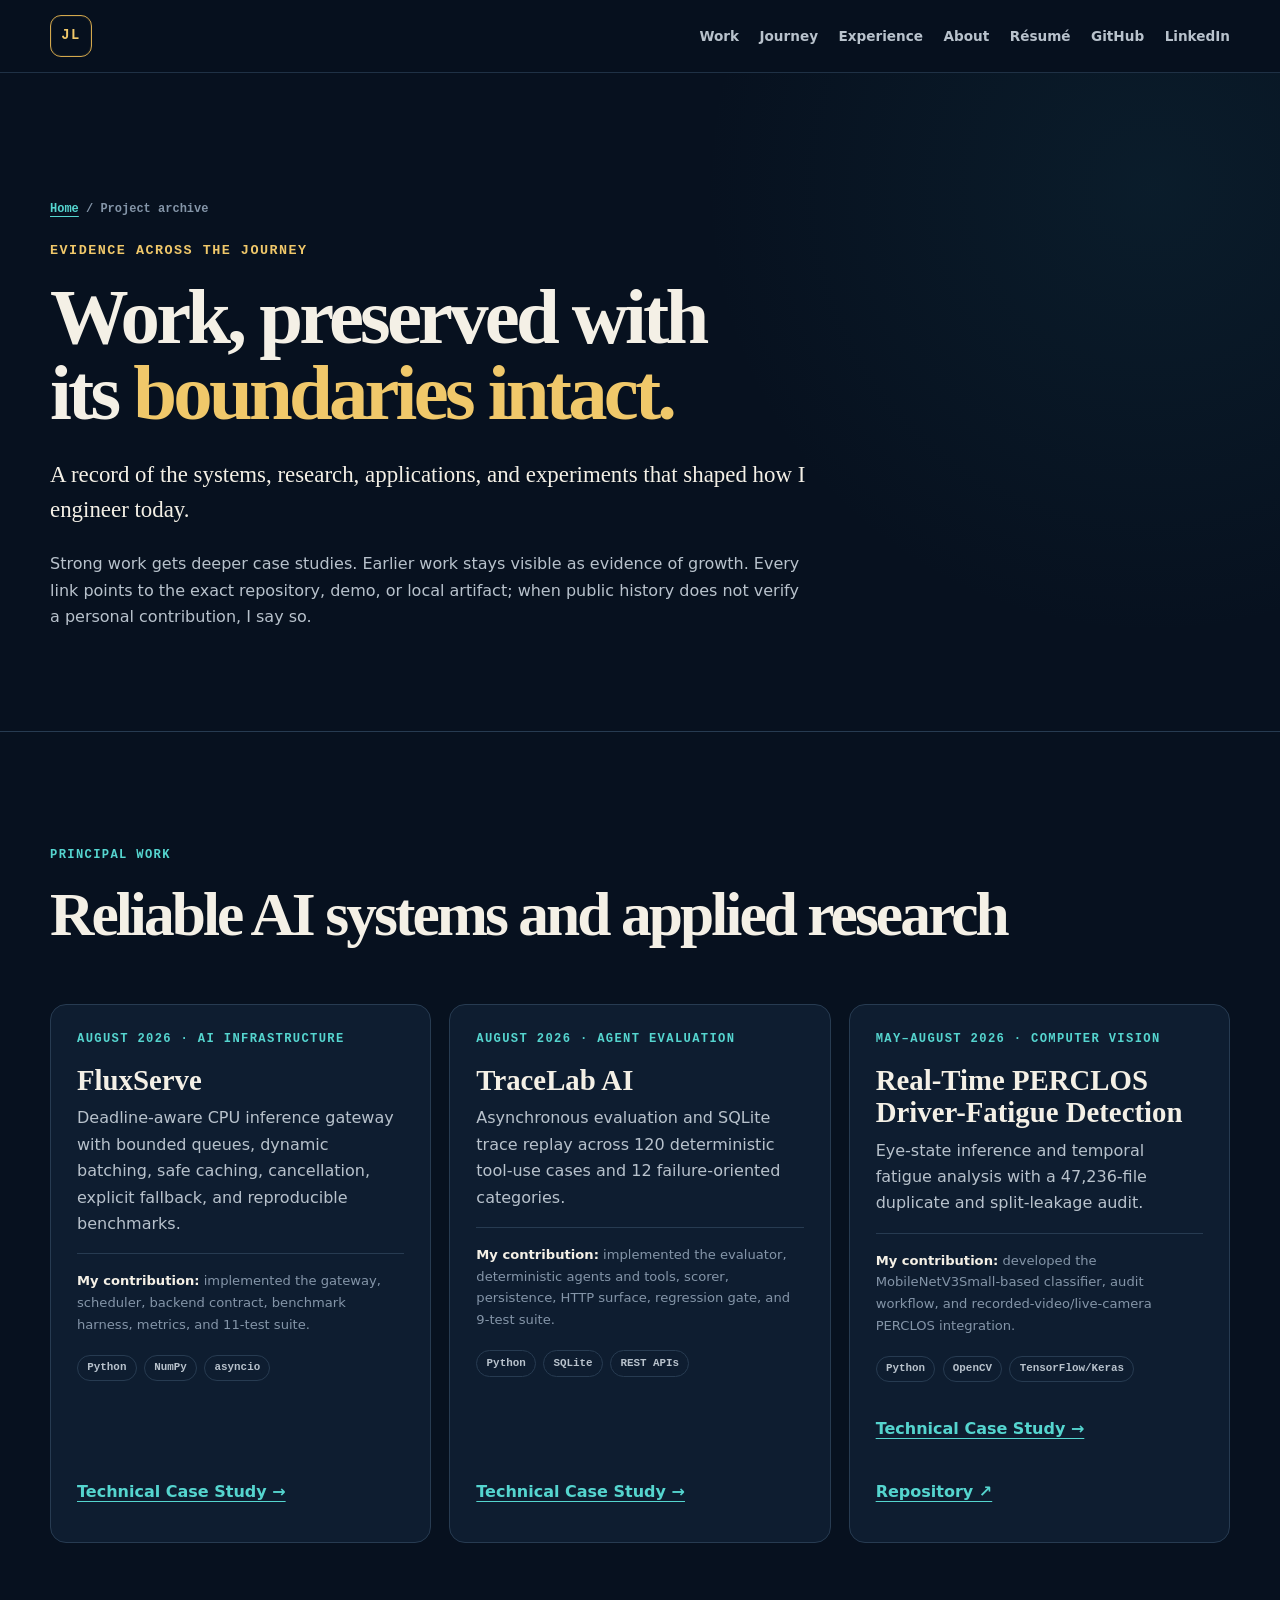
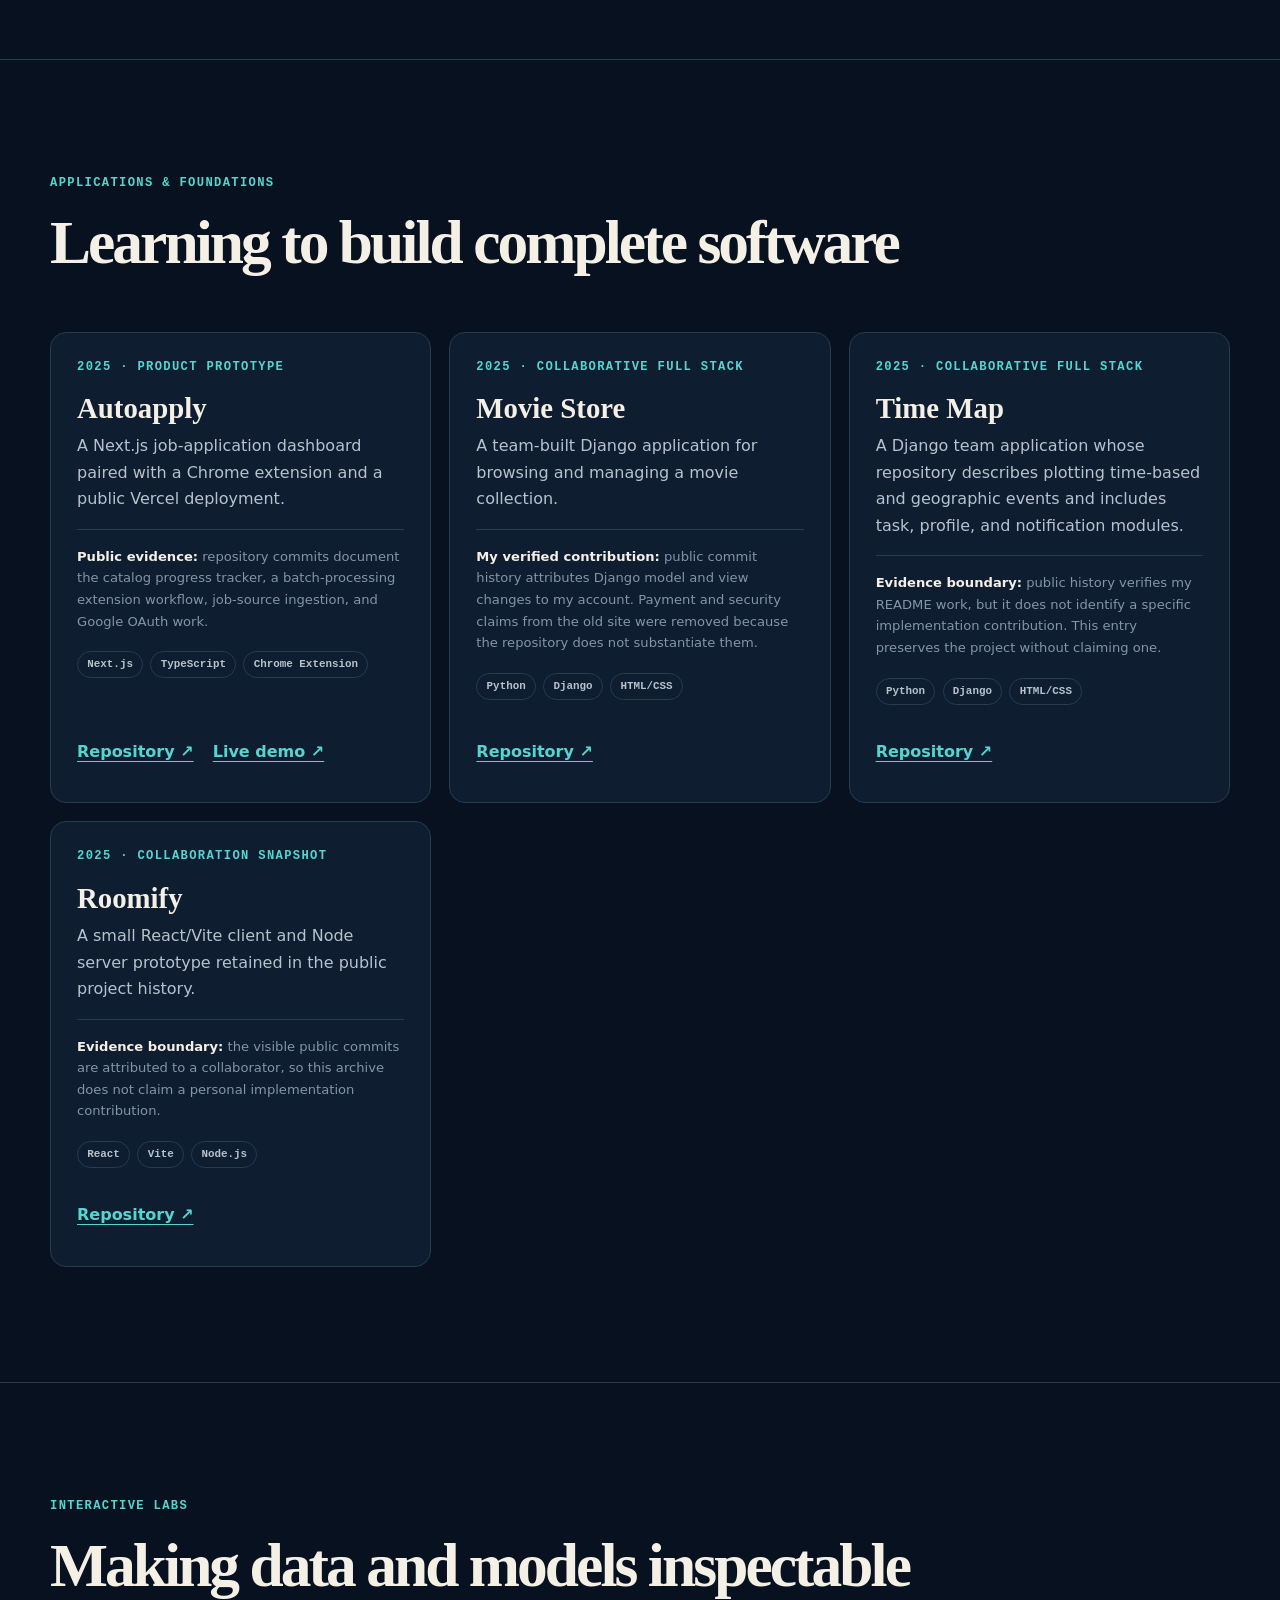
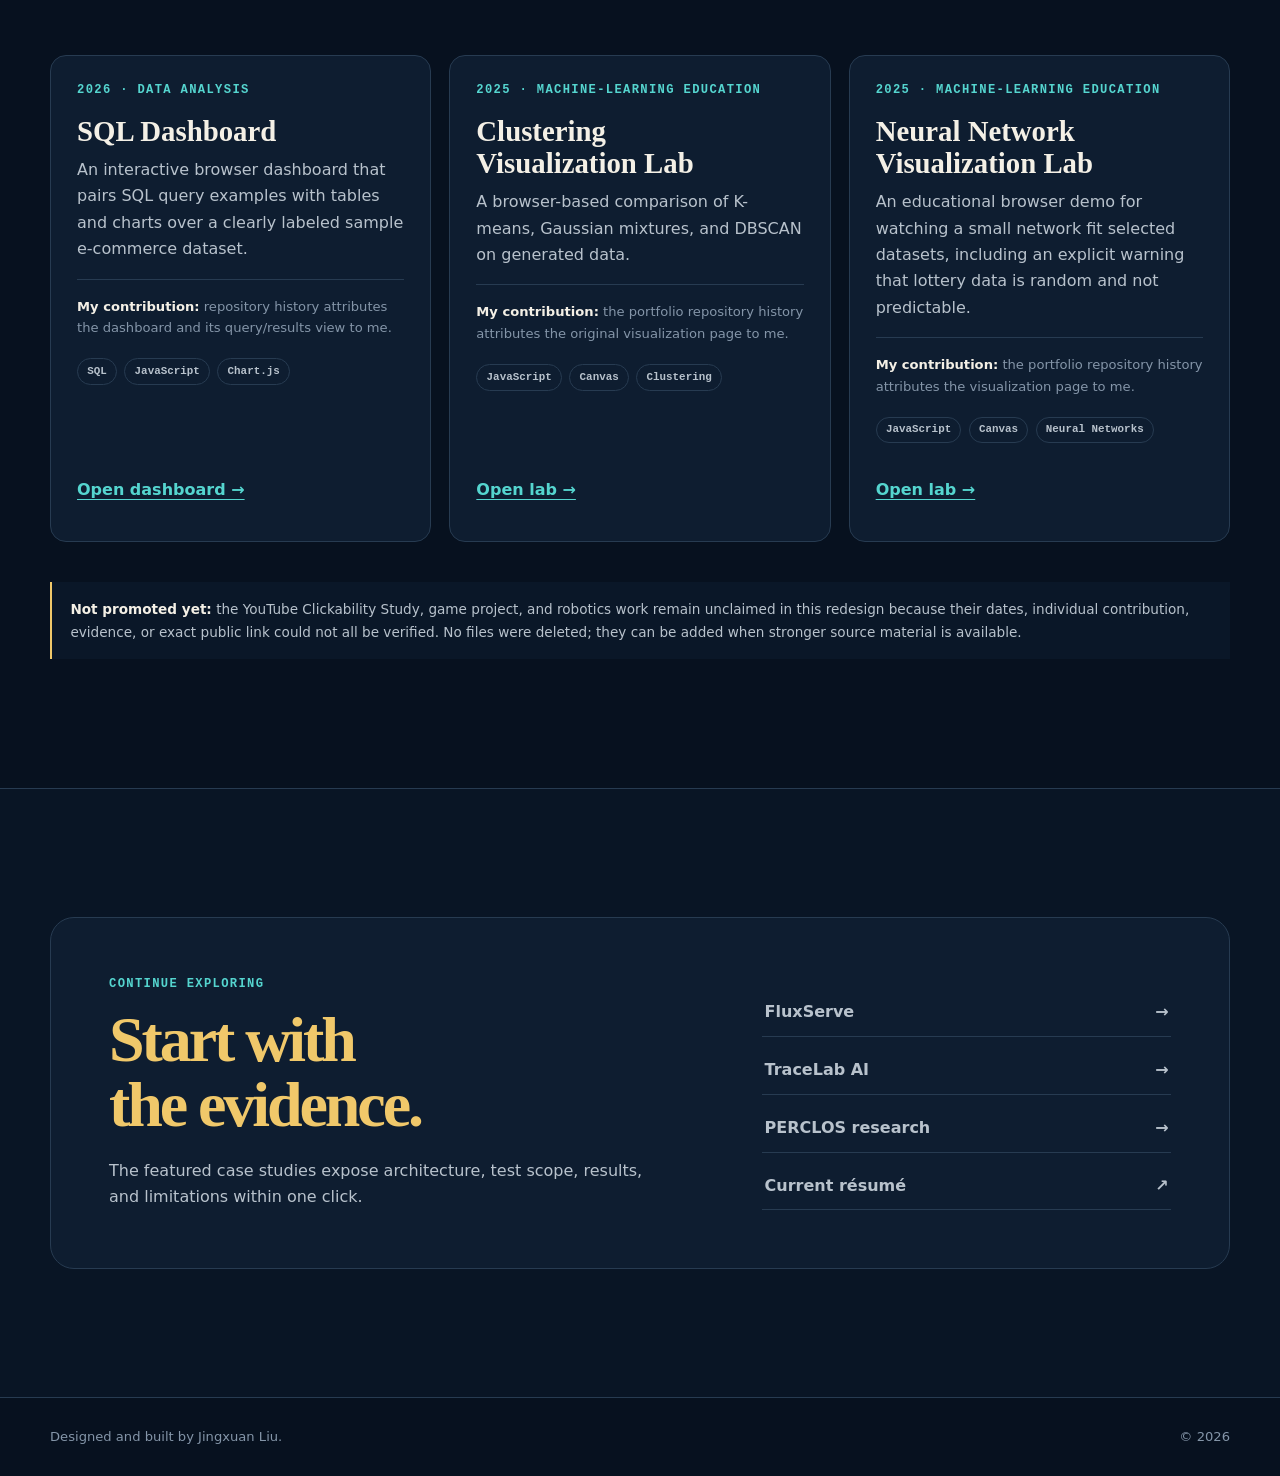
<file: projects.html>
<!doctype html>
<html lang="en">
<head>
  <meta charset="utf-8">
  <meta name="viewport" content="width=device-width, initial-scale=1">
  <title>Project Archive | Jingxuan Liu</title>
  <meta name="description" content="Jingxuan Liu's engineering project archive: reliable AI systems, computer-vision research, full-stack applications, data analysis, and educational visualizations.">
  <meta name="theme-color" content="#07111f">
  <link rel="canonical" href="https://jingxuanliu1.github.io/projects.html">
  <meta property="og:type" content="website">
  <meta property="og:url" content="https://jingxuanliu1.github.io/projects.html">
  <meta property="og:title" content="Project Archive | Jingxuan Liu">
  <meta property="og:description" content="A verified record of projects, contributions, evidence, and engineering growth.">
  <link rel="icon" href="/assets/favicon.svg" type="image/svg+xml">
  <link rel="stylesheet" href="/styles.css">
  <script>document.documentElement.classList.add('js');</script>
</head>
<body>
  <a class="skip-link" href="#main-content">Skip to content</a>
  <header class="site-header">
    <div class="nav-shell">
      <a class="brand" href="/" aria-label="JL — Jingxuan Liu, home">JL</a>
      <button class="nav-toggle" type="button" aria-expanded="false" aria-controls="primary-nav"><span class="sr-only">Toggle navigation</span><span aria-hidden="true"></span><span aria-hidden="true"></span><span aria-hidden="true"></span></button>
      <nav id="primary-nav" class="primary-nav" aria-label="Primary navigation">
        <a href="/#work">Work</a><a href="/#journey">Journey</a><a href="/#experience">Experience</a><a href="/#about">About</a><a href="/resume.pdf" target="_blank" rel="noopener">Résumé</a><a href="https://github.com/jingxuanliu1" target="_blank" rel="noopener">GitHub</a><a href="https://www.linkedin.com/in/jing-xuan-liu/" target="_blank" rel="noopener">LinkedIn</a>
      </nav>
    </div>
  </header>

  <main id="main-content">
    <header class="page-hero">
      <div class="section-shell">
        <p class="breadcrumb"><a href="/">Home</a> / Project archive</p>
        <p class="hero-name">Evidence across the journey</p>
        <h1>Work, preserved with its <span>boundaries intact.</span></h1>
        <p class="hero-lede">A record of the systems, research, applications, and experiments that shaped how I engineer today.</p>
        <p class="archive-intro">Strong work gets deeper case studies. Earlier work stays visible as evidence of growth. Every link points to the exact repository, demo, or local artifact; when public history does not verify a personal contribution, I say so.</p>
      </div>
    </header>

    <section class="archive-section" aria-labelledby="principal-title">
      <div class="section-shell">
        <p class="section-label">Principal work</p>
        <h2 id="principal-title">Reliable AI systems and applied research</h2>
        <div class="archive-grid">
          <article class="archive-card featured">
            <p class="card-kicker">August 2026 · AI infrastructure</p>
            <h3>FluxServe</h3>
            <p>Deadline-aware CPU inference gateway with bounded queues, dynamic batching, safe caching, cancellation, explicit fallback, and reproducible benchmarks.</p>
            <p class="contribution"><strong>My contribution:</strong> implemented the gateway, scheduler, backend contract, benchmark harness, metrics, and 11-test suite.</p>
            <ul class="tag-list"><li>Python</li><li>NumPy</li><li>asyncio</li></ul>
            <div class="card-actions"><a class="text-link" href="/projects/fluxserve.html">Technical Case Study →</a></div>
          </article>
          <article class="archive-card featured">
            <p class="card-kicker">August 2026 · Agent evaluation</p>
            <h3>TraceLab AI</h3>
            <p>Asynchronous evaluation and SQLite trace replay across 120 deterministic tool-use cases and 12 failure-oriented categories.</p>
            <p class="contribution"><strong>My contribution:</strong> implemented the evaluator, deterministic agents and tools, scorer, persistence, HTTP surface, regression gate, and 9-test suite.</p>
            <ul class="tag-list"><li>Python</li><li>SQLite</li><li>REST APIs</li></ul>
            <div class="card-actions"><a class="text-link" href="/projects/tracelab.html">Technical Case Study →</a></div>
          </article>
          <article class="archive-card featured">
            <p class="card-kicker">May–August 2026 · Computer vision</p>
            <h3>Real-Time PERCLOS Driver-Fatigue Detection</h3>
            <p>Eye-state inference and temporal fatigue analysis with a 47,236-file duplicate and split-leakage audit.</p>
            <p class="contribution"><strong>My contribution:</strong> developed the MobileNetV3Small-based classifier, audit workflow, and recorded-video/live-camera PERCLOS integration.</p>
            <ul class="tag-list"><li>Python</li><li>OpenCV</li><li>TensorFlow/Keras</li></ul>
            <div class="card-actions"><a class="text-link" href="/projects/perclos.html">Technical Case Study →</a><a class="text-link" href="https://github.com/jingxuanliu1/perclos-fatigue-detection" target="_blank" rel="noopener">Repository ↗</a></div>
          </article>
        </div>
      </div>
    </section>

    <section class="archive-section" aria-labelledby="foundations-title">
      <div class="section-shell">
        <p class="section-label">Applications & foundations</p>
        <h2 id="foundations-title">Learning to build complete software</h2>
        <div class="archive-grid">
          <article class="archive-card">
            <p class="card-kicker">2025 · Product prototype</p>
            <h3>Autoapply</h3>
            <p>A Next.js job-application dashboard paired with a Chrome extension and a public Vercel deployment.</p>
            <p class="contribution"><strong>Public evidence:</strong> repository commits document the catalog progress tracker, a batch-processing extension workflow, job-source ingestion, and Google OAuth work.</p>
            <ul class="tag-list"><li>Next.js</li><li>TypeScript</li><li>Chrome Extension</li></ul>
            <div class="card-actions"><a class="text-link" href="https://github.com/jingxuanliu1/Autoapply" target="_blank" rel="noopener">Repository ↗</a><a class="text-link" href="https://autoapply-xcqa.vercel.app" target="_blank" rel="noopener">Live demo ↗</a></div>
          </article>
          <article class="archive-card">
            <p class="card-kicker">2025 · Collaborative full stack</p>
            <h3>Movie Store</h3>
            <p>A team-built Django application for browsing and managing a movie collection.</p>
            <p class="contribution"><strong>My verified contribution:</strong> public commit history attributes Django model and view changes to my account. Payment and security claims from the old site were removed because the repository does not substantiate them.</p>
            <ul class="tag-list"><li>Python</li><li>Django</li><li>HTML/CSS</li></ul>
            <div class="card-actions"><a class="text-link" href="https://github.com/jingxuanliu1/Movie-Store" target="_blank" rel="noopener">Repository ↗</a></div>
          </article>
          <article class="archive-card">
            <p class="card-kicker">2025 · Collaborative full stack</p>
            <h3>Time Map</h3>
            <p>A Django team application whose repository describes plotting time-based and geographic events and includes task, profile, and notification modules.</p>
            <p class="contribution"><strong>Evidence boundary:</strong> public history verifies my README work, but it does not identify a specific implementation contribution. This entry preserves the project without claiming one.</p>
            <ul class="tag-list"><li>Python</li><li>Django</li><li>HTML/CSS</li></ul>
            <div class="card-actions"><a class="text-link" href="https://github.com/jingxuanliu1/timeMap" target="_blank" rel="noopener">Repository ↗</a></div>
          </article>
          <article class="archive-card">
            <p class="card-kicker">2025 · Collaboration snapshot</p>
            <h3>Roomify</h3>
            <p>A small React/Vite client and Node server prototype retained in the public project history.</p>
            <p class="contribution"><strong>Evidence boundary:</strong> the visible public commits are attributed to a collaborator, so this archive does not claim a personal implementation contribution.</p>
            <ul class="tag-list"><li>React</li><li>Vite</li><li>Node.js</li></ul>
            <div class="card-actions"><a class="text-link" href="https://github.com/jingxuanliu1/roomify" target="_blank" rel="noopener">Repository ↗</a></div>
          </article>
        </div>
      </div>
    </section>

    <section class="archive-section" aria-labelledby="labs-title">
      <div class="section-shell">
        <p class="section-label">Interactive labs</p>
        <h2 id="labs-title">Making data and models inspectable</h2>
        <div class="archive-grid">
          <article class="archive-card">
            <p class="card-kicker">2026 · Data analysis</p>
            <h3>SQL Dashboard</h3>
            <p>An interactive browser dashboard that pairs SQL query examples with tables and charts over a clearly labeled sample e-commerce dataset.</p>
            <p class="contribution"><strong>My contribution:</strong> repository history attributes the dashboard and its query/results view to me.</p>
            <ul class="tag-list"><li>SQL</li><li>JavaScript</li><li>Chart.js</li></ul>
            <div class="card-actions"><a class="text-link" href="/sql-demo.html">Open dashboard →</a></div>
          </article>
          <article class="archive-card">
            <p class="card-kicker">2025 · Machine-learning education</p>
            <h3>Clustering Visualization Lab</h3>
            <p>A browser-based comparison of K-means, Gaussian mixtures, and DBSCAN on generated data.</p>
            <p class="contribution"><strong>My contribution:</strong> the portfolio repository history attributes the original visualization page to me.</p>
            <ul class="tag-list"><li>JavaScript</li><li>Canvas</li><li>Clustering</li></ul>
            <div class="card-actions"><a class="text-link" href="/ml-viz.html">Open lab →</a></div>
          </article>
          <article class="archive-card">
            <p class="card-kicker">2025 · Machine-learning education</p>
            <h3>Neural Network Visualization Lab</h3>
            <p>An educational browser demo for watching a small network fit selected datasets, including an explicit warning that lottery data is random and not predictable.</p>
            <p class="contribution"><strong>My contribution:</strong> the portfolio repository history attributes the visualization page to me.</p>
            <ul class="tag-list"><li>JavaScript</li><li>Canvas</li><li>Neural Networks</li></ul>
            <div class="card-actions"><a class="text-link" href="/ml-nn.html">Open lab →</a></div>
          </article>
        </div>
        <p class="evidence-warning"><strong>Not promoted yet:</strong> the YouTube Clickability Study, game project, and robotics work remain unclaimed in this redesign because their dates, individual contribution, evidence, or exact public link could not all be verified. No files were deleted; they can be added when stronger source material is available.</p>
      </div>
    </section>

    <section class="section section-contact" aria-labelledby="archive-contact-title">
      <div class="section-shell contact-card">
        <div><p class="section-label">Continue exploring</p><h2 id="archive-contact-title">Start with the evidence.</h2><p>The featured case studies expose architecture, test scope, results, and limitations within one click.</p></div>
        <div class="contact-links"><a href="/projects/fluxserve.html">FluxServe <span>→</span></a><a href="/projects/tracelab.html">TraceLab AI <span>→</span></a><a href="/projects/perclos.html">PERCLOS research <span>→</span></a><a href="/resume.pdf" target="_blank" rel="noopener">Current résumé <span>↗</span></a></div>
      </div>
    </section>
  </main>

  <footer class="site-footer"><div class="section-shell"><p>Designed and built by Jingxuan Liu. <span>© <span id="year">2026</span></span></p></div></footer>
  <script src="/script.js" defer></script>
</body>
</html>
</file>
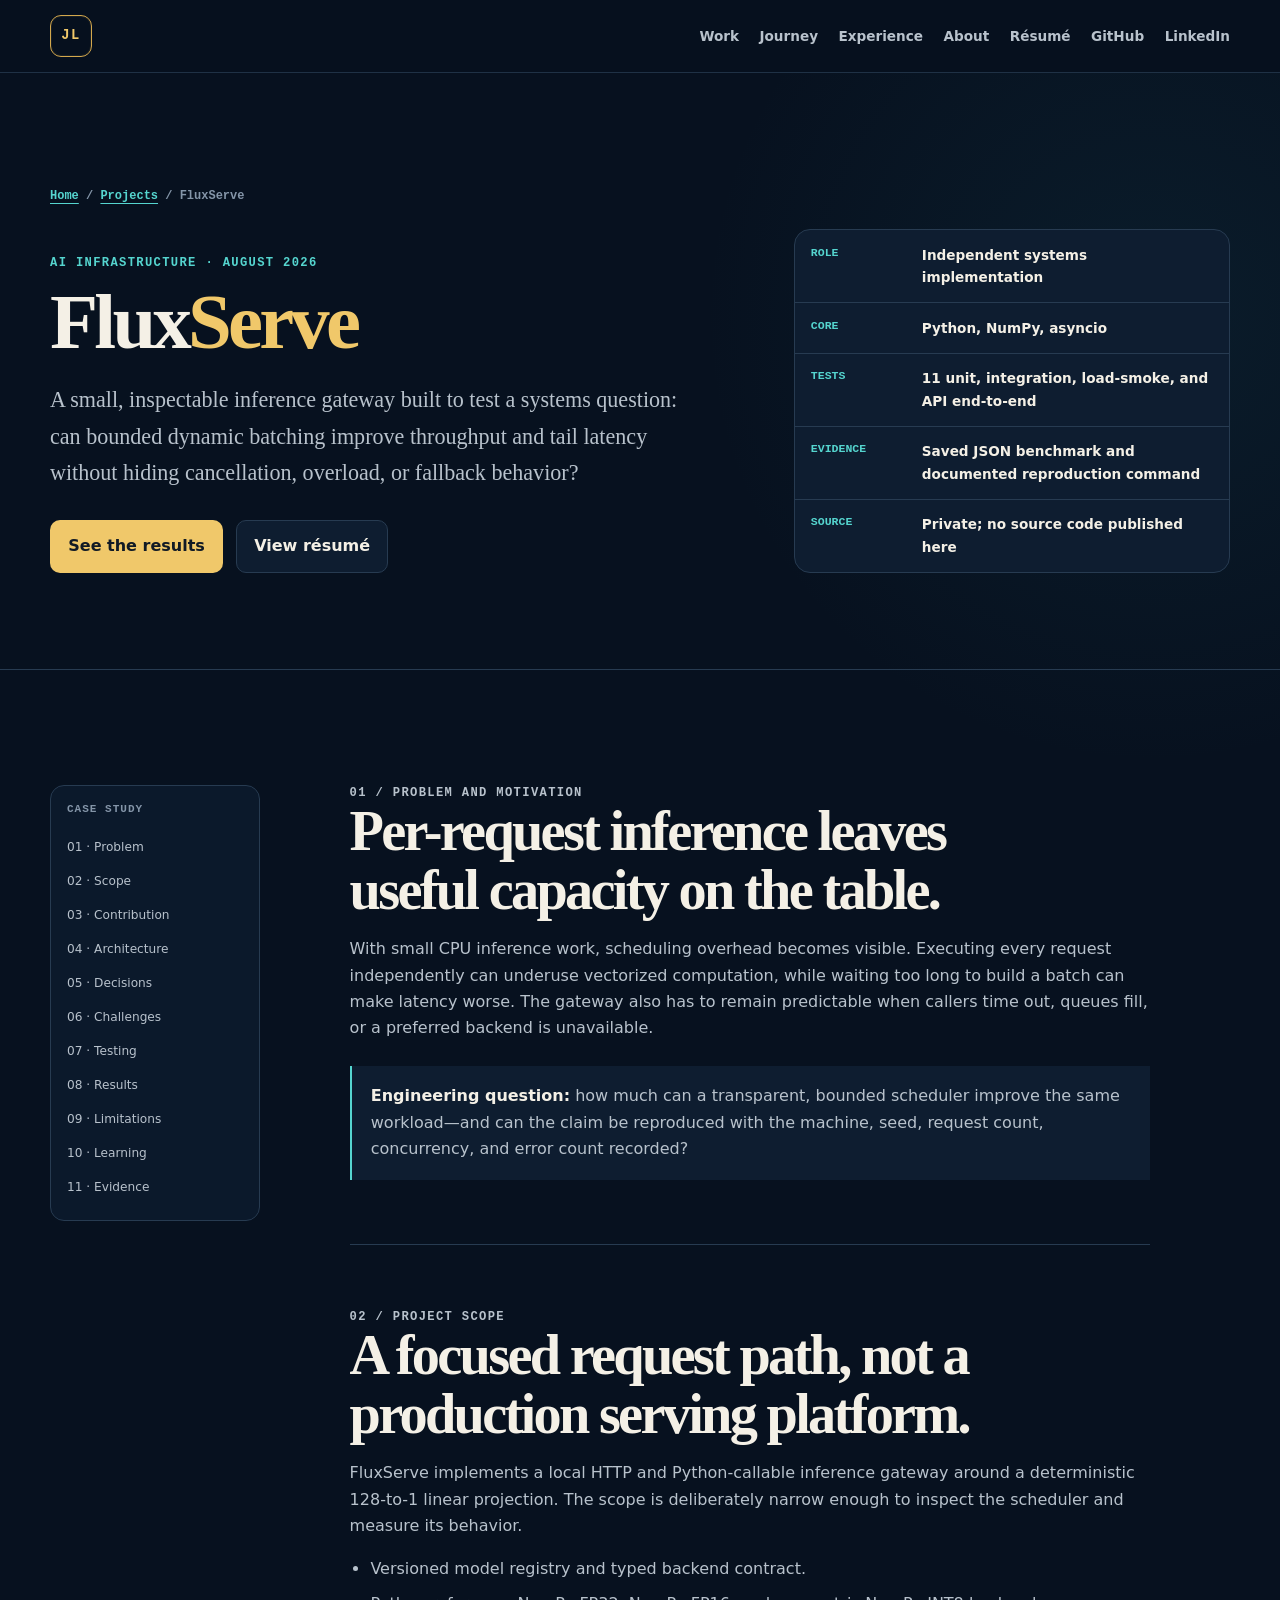
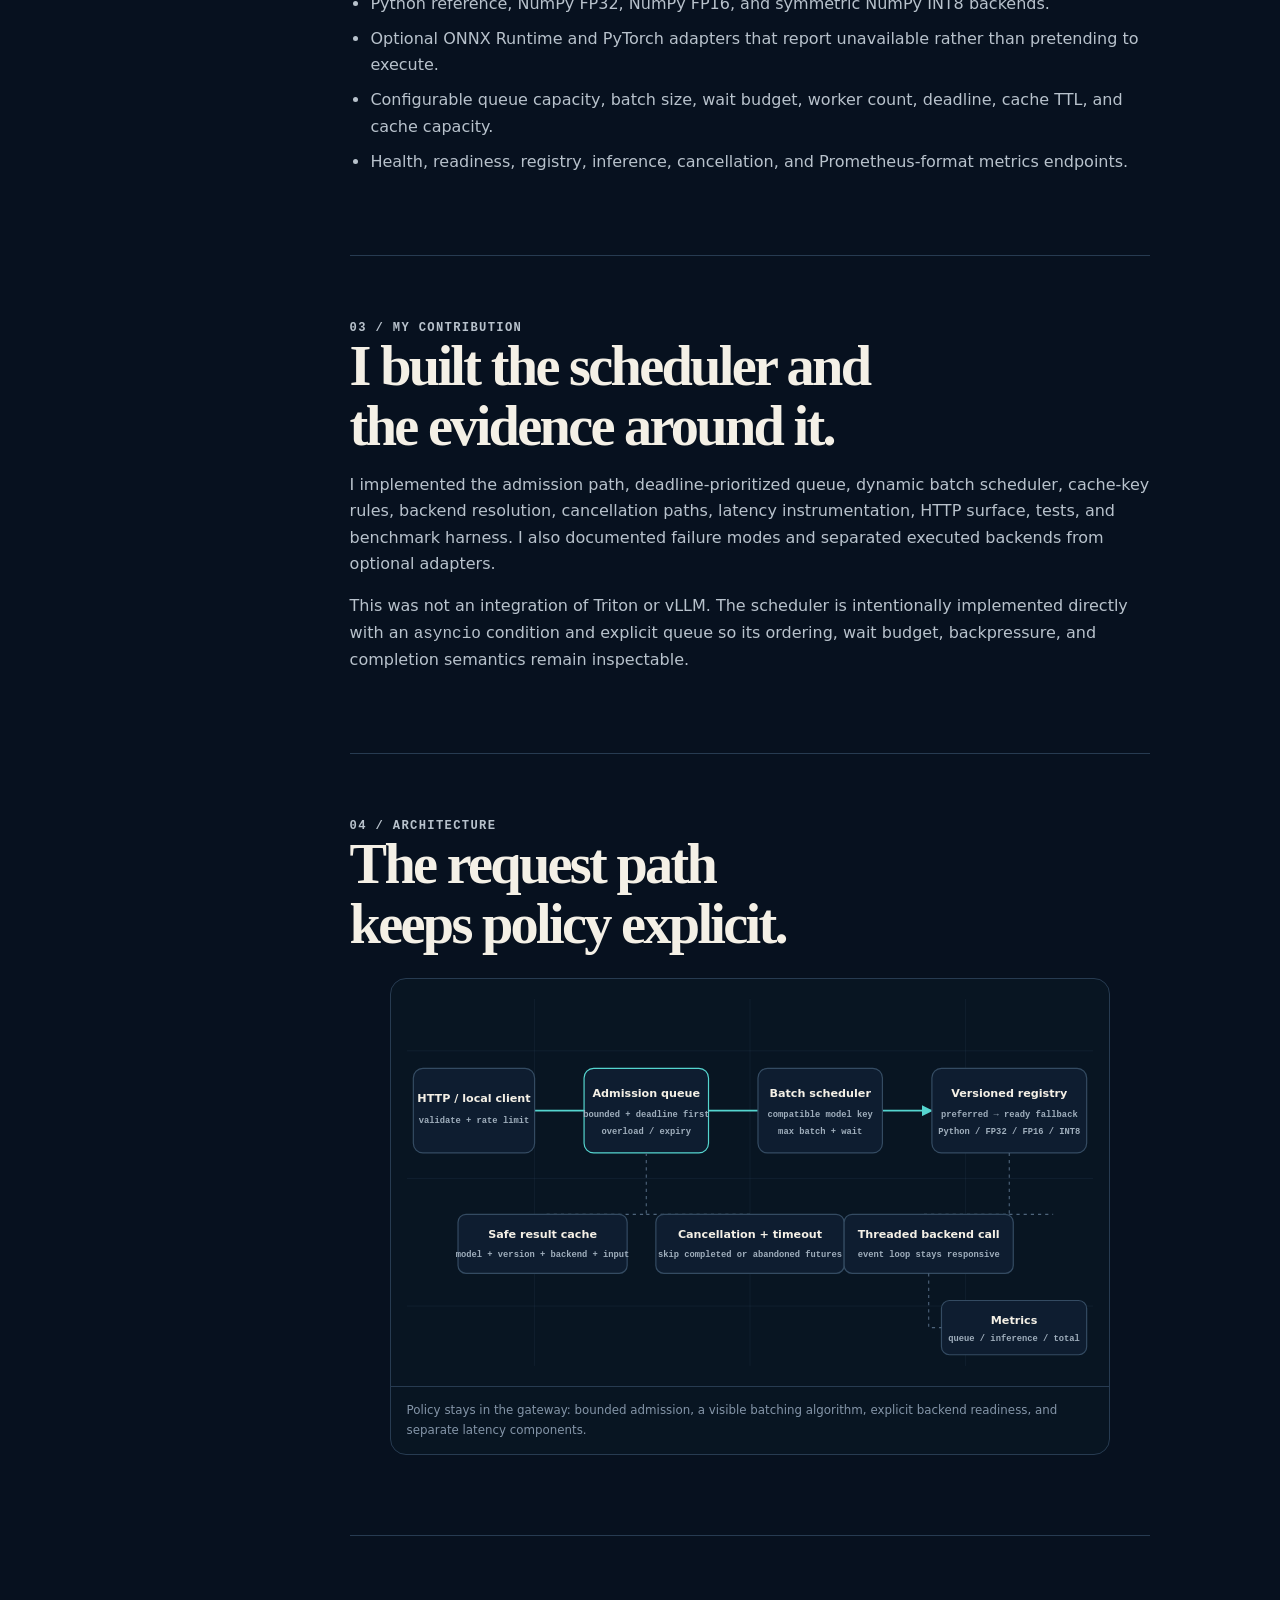
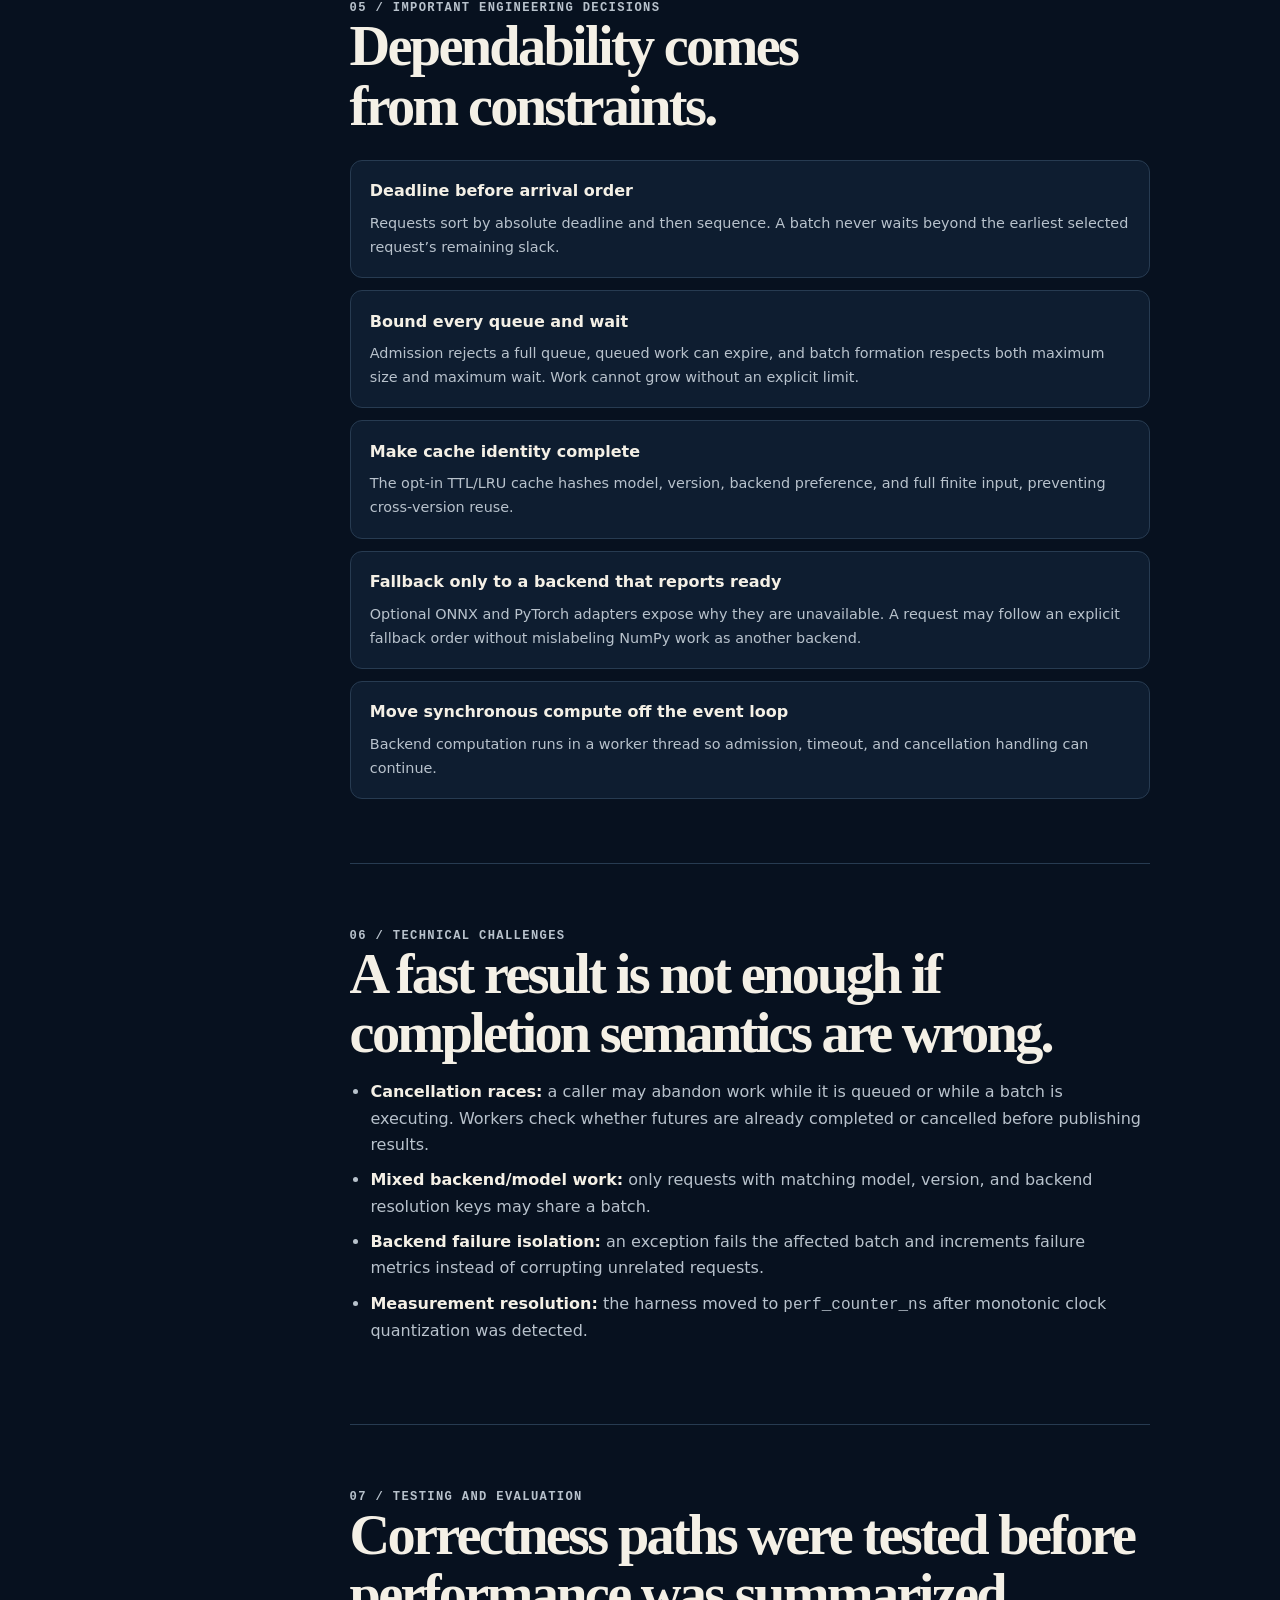
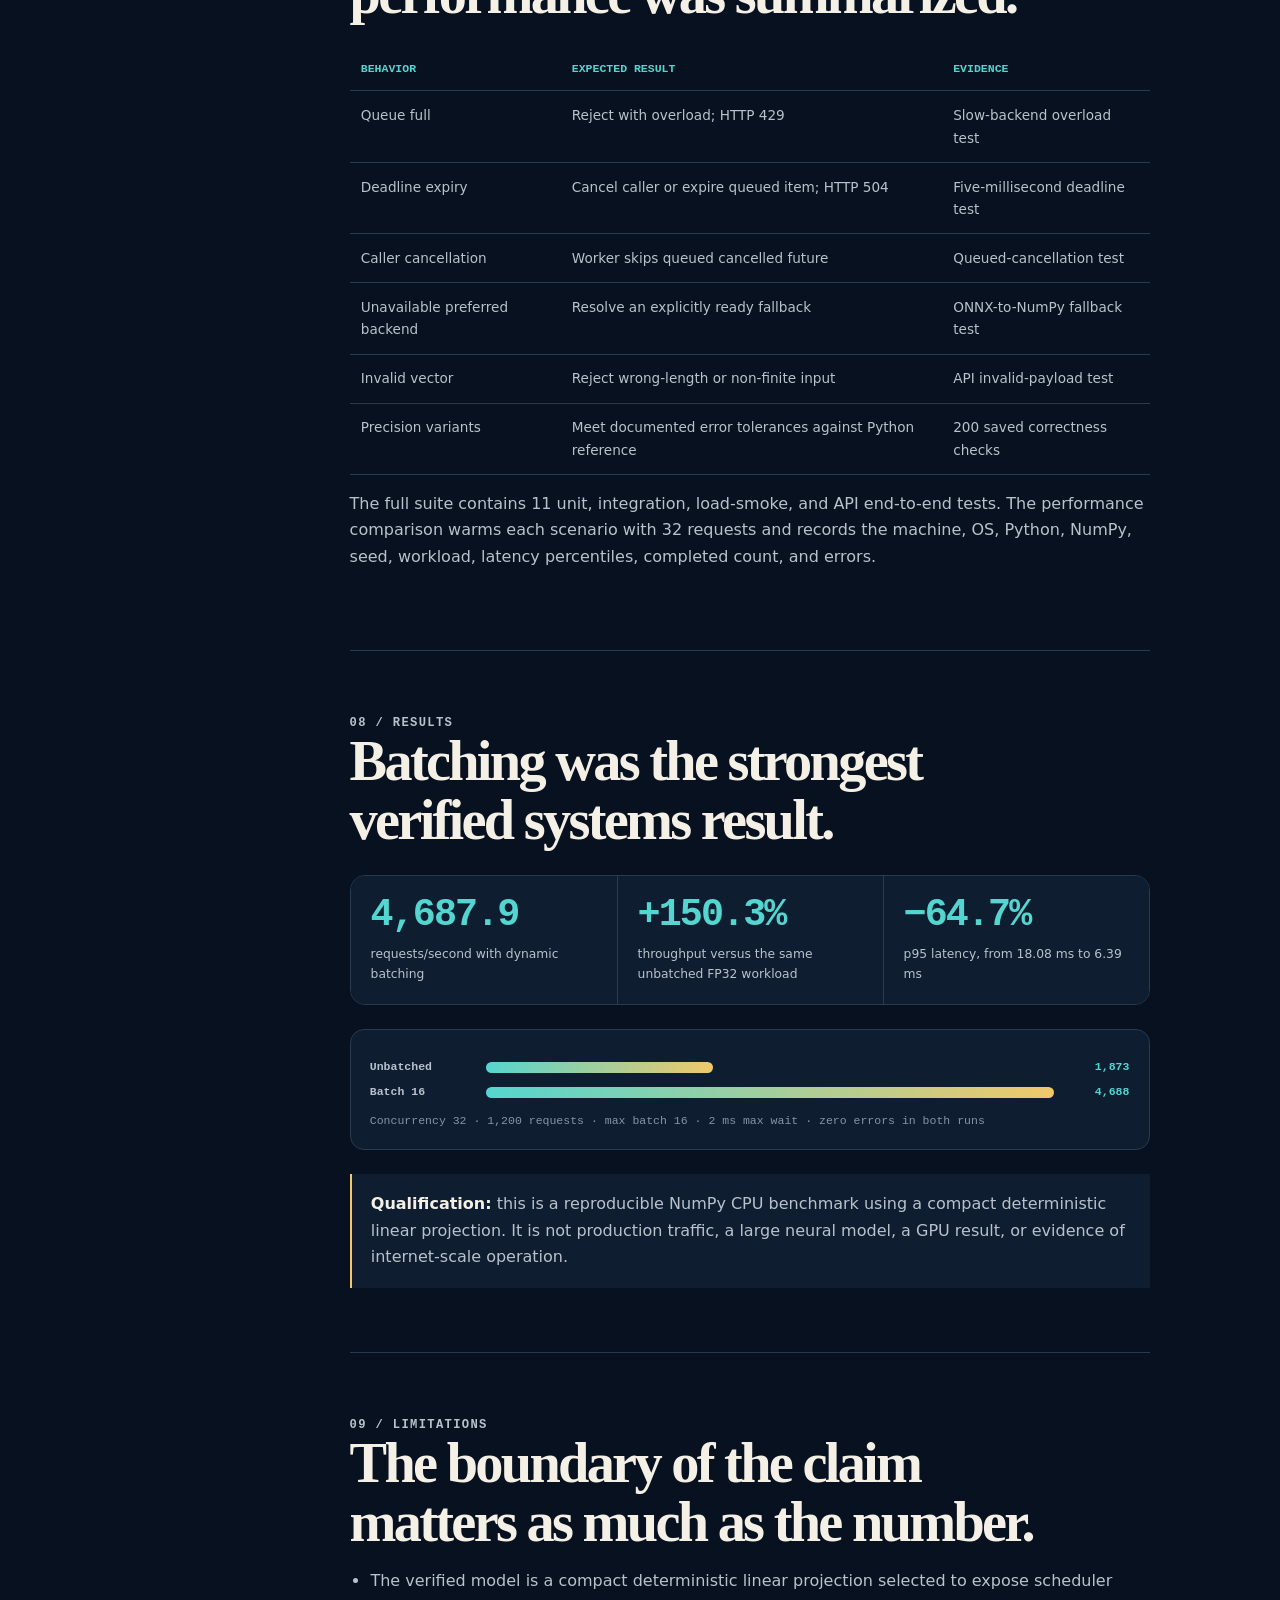
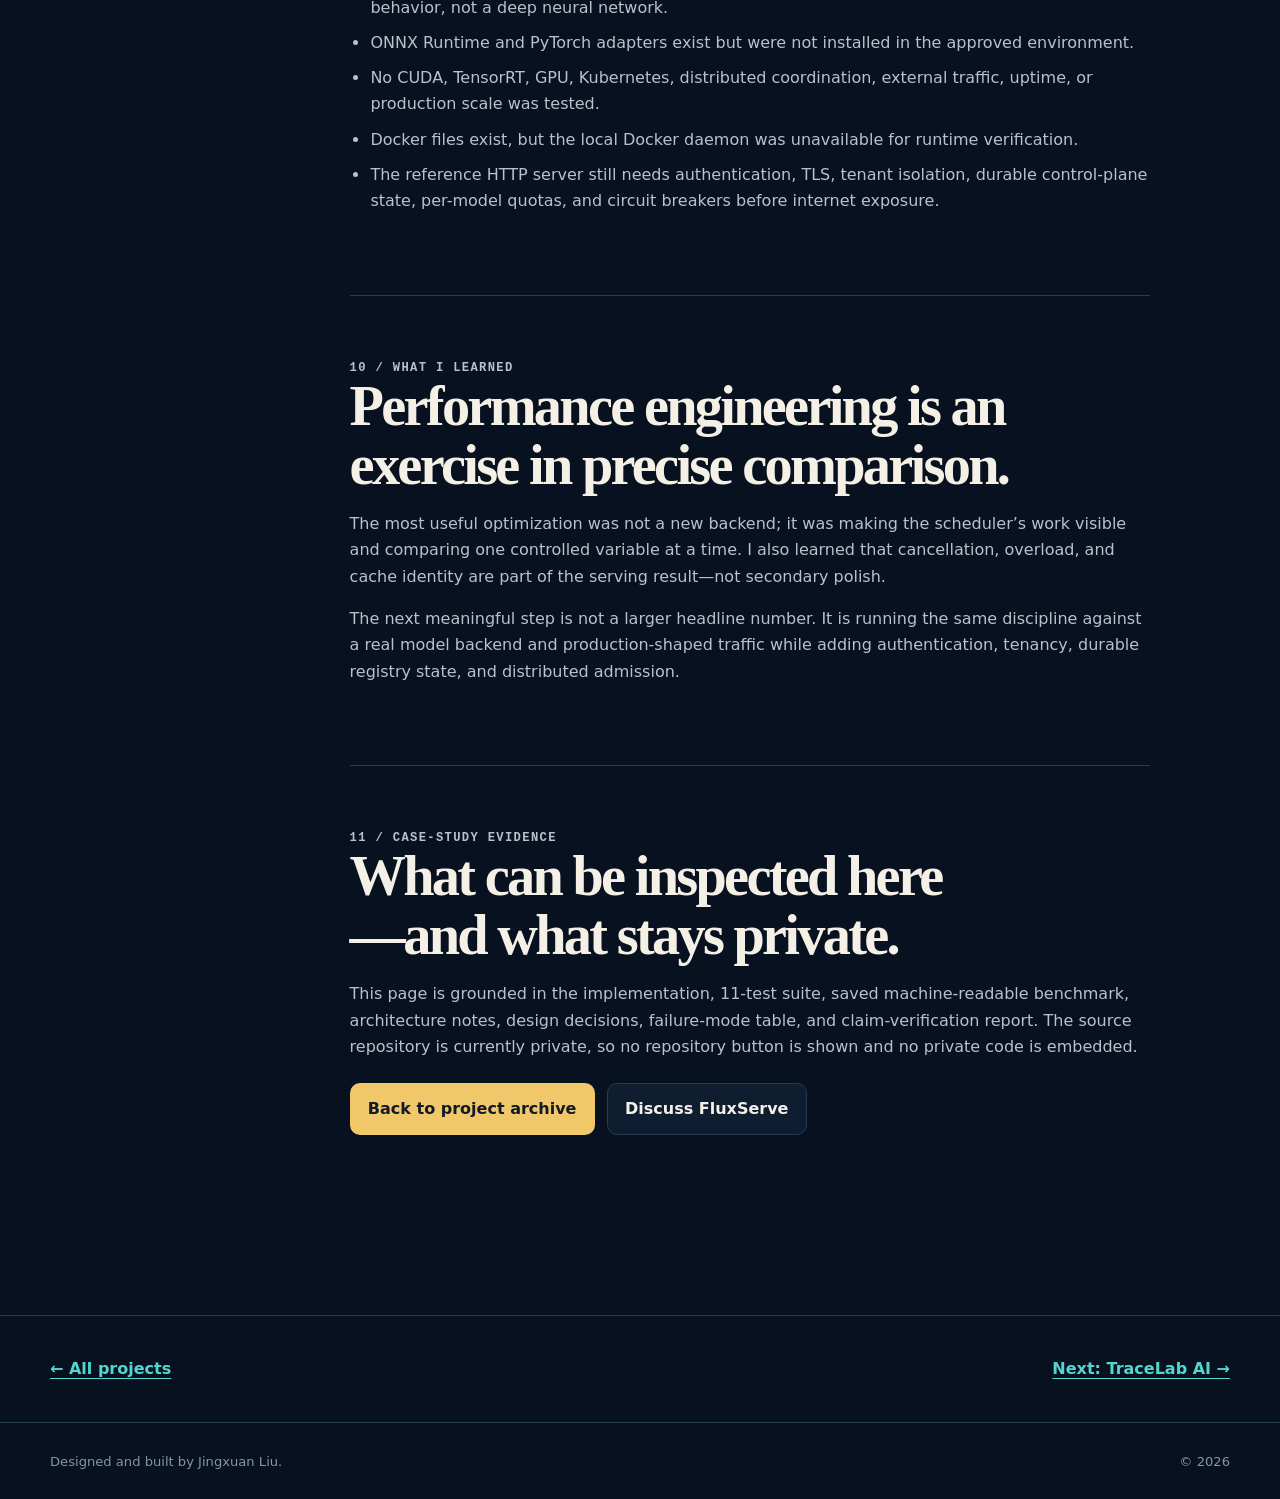
<file: projects/fluxserve.html>
<!doctype html>
<html lang="en">
<head>
  <meta charset="utf-8">
  <meta name="viewport" content="width=device-width, initial-scale=1">
  <title>FluxServe Technical Case Study | Jingxuan Liu</title>
  <meta name="description" content="FluxServe case study: a deadline-aware model-serving gateway with bounded queues, dynamic batching, cancellation, caching, fallback, tests, and reproducible CPU benchmarks.">
  <meta name="theme-color" content="#07111f">
  <link rel="canonical" href="https://jingxuanliu1.github.io/projects/fluxserve.html">
  <meta property="og:type" content="article">
  <meta property="og:url" content="https://jingxuanliu1.github.io/projects/fluxserve.html">
  <meta property="og:title" content="FluxServe Technical Case Study | Jingxuan Liu">
  <meta property="og:description" content="How bounded dynamic batching raised throughput from 1,873 to 4,688 requests/second in a reproducible NumPy CPU benchmark.">
  <link rel="icon" href="/assets/favicon.svg" type="image/svg+xml">
  <link rel="stylesheet" href="/styles.css">
  <script>document.documentElement.classList.add('js');</script>
</head>
<body>
  <a class="skip-link" href="#main-content">Skip to content</a>
  <header class="site-header"><div class="nav-shell"><a class="brand" href="/" aria-label="JL — Jingxuan Liu, home">JL</a><button class="nav-toggle" type="button" aria-expanded="false" aria-controls="primary-nav"><span class="sr-only">Toggle navigation</span><span aria-hidden="true"></span><span aria-hidden="true"></span><span aria-hidden="true"></span></button><nav id="primary-nav" class="primary-nav" aria-label="Primary navigation"><a href="/#work">Work</a><a href="/#journey">Journey</a><a href="/#experience">Experience</a><a href="/#about">About</a><a href="/resume.pdf" target="_blank" rel="noopener">Résumé</a><a href="https://github.com/jingxuanliu1" target="_blank" rel="noopener">GitHub</a><a href="https://www.linkedin.com/in/jing-xuan-liu/" target="_blank" rel="noopener">LinkedIn</a></nav></div></header>

  <main id="main-content">
    <header class="case-hero">
      <div class="section-shell">
        <p class="breadcrumb"><a href="/">Home</a> / <a href="/projects.html">Projects</a> / FluxServe</p>
        <div class="case-hero-grid">
          <div><p class="case-eyebrow">AI infrastructure · August 2026</p><h1>Flux<span>Serve</span></h1><p class="case-summary">A small, inspectable inference gateway built to test a systems question: can bounded dynamic batching improve throughput and tail latency without hiding cancellation, overload, or fallback behavior?</p><div class="case-actions"><a class="button button-primary" href="#results">See the results</a><a class="button button-secondary" href="/resume.pdf" target="_blank" rel="noopener">View résumé</a></div></div>
          <dl class="case-facts"><div><dt>Role</dt><dd>Independent systems implementation</dd></div><div><dt>Core</dt><dd>Python, NumPy, asyncio</dd></div><div><dt>Tests</dt><dd>11 unit, integration, load-smoke, and API end-to-end</dd></div><div><dt>Evidence</dt><dd>Saved JSON benchmark and documented reproduction command</dd></div><div><dt>Source</dt><dd>Private; no source code published here</dd></div></dl>
        </div>
      </div>
    </header>

    <div class="section-shell case-layout">
      <nav class="case-toc" aria-label="Case study contents"><p>Case study</p><ol><li><a href="#problem">01 · Problem</a></li><li><a href="#scope">02 · Scope</a></li><li><a href="#contribution">03 · Contribution</a></li><li><a href="#architecture">04 · Architecture</a></li><li><a href="#decisions">05 · Decisions</a></li><li><a href="#challenges">06 · Challenges</a></li><li><a href="#testing">07 · Testing</a></li><li><a href="#results">08 · Results</a></li><li><a href="#limitations">09 · Limitations</a></li><li><a href="#learning">10 · Learning</a></li><li><a href="#evidence">11 · Evidence</a></li></ol></nav>

      <article class="case-body">
        <section id="problem" class="case-section">
          <p class="section-label">01 / Problem and motivation</p><h2>Per-request inference leaves useful capacity on the table.</h2>
          <p>With small CPU inference work, scheduling overhead becomes visible. Executing every request independently can underuse vectorized computation, while waiting too long to build a batch can make latency worse. The gateway also has to remain predictable when callers time out, queues fill, or a preferred backend is unavailable.</p>
          <p class="case-callout"><strong>Engineering question:</strong> how much can a transparent, bounded scheduler improve the same workload—and can the claim be reproduced with the machine, seed, request count, concurrency, and error count recorded?</p>
        </section>

        <section id="scope" class="case-section">
          <p class="section-label">02 / Project scope</p><h2>A focused request path, not a production serving platform.</h2>
          <p>FluxServe implements a local HTTP and Python-callable inference gateway around a deterministic 128-to-1 linear projection. The scope is deliberately narrow enough to inspect the scheduler and measure its behavior.</p>
          <ul><li>Versioned model registry and typed backend contract.</li><li>Python reference, NumPy FP32, NumPy FP16, and symmetric NumPy INT8 backends.</li><li>Optional ONNX Runtime and PyTorch adapters that report unavailable rather than pretending to execute.</li><li>Configurable queue capacity, batch size, wait budget, worker count, deadline, cache TTL, and cache capacity.</li><li>Health, readiness, registry, inference, cancellation, and Prometheus-format metrics endpoints.</li></ul>
        </section>

        <section id="contribution" class="case-section">
          <p class="section-label">03 / My contribution</p><h2>I built the scheduler and the evidence around it.</h2>
          <p>I implemented the admission path, deadline-prioritized queue, dynamic batch scheduler, cache-key rules, backend resolution, cancellation paths, latency instrumentation, HTTP surface, tests, and benchmark harness. I also documented failure modes and separated executed backends from optional adapters.</p>
          <p>This was not an integration of Triton or vLLM. The scheduler is intentionally implemented directly with an <code>asyncio</code> condition and explicit queue so its ordering, wait budget, backpressure, and completion semantics remain inspectable.</p>
        </section>

        <section id="architecture" class="case-section">
          <p class="section-label">04 / Architecture</p><h2>The request path keeps policy explicit.</h2>
          <figure class="architecture-large">
            <svg viewBox="0 0 900 510" role="img" aria-labelledby="flux-arch-title flux-arch-desc">
              <title id="flux-arch-title">FluxServe architecture</title><desc id="flux-arch-desc">Clients send validated requests to a bounded deadline-aware queue, a dynamic scheduler groups matching work, a versioned registry resolves a ready backend, and responses record separate queue, inference, and total metrics. Caching and cancellation connect to the admission path.</desc>
              <defs><marker id="flux-case-arrow" viewBox="0 0 10 10" refX="9" refY="5" markerWidth="7" markerHeight="7" orient="auto"><path d="M0 0 10 5 0 10Z" fill="#55d5cf"/></marker></defs>
              <path class="signal-grid-line" d="M20 90H880M20 250H880M20 410H880M180 25V485M450 25V485M720 25V485"/>
              <path class="diagram-path" d="M180 165H242M398 165H460M616 165H678" marker-end="url(#flux-case-arrow)"/>
              <rect class="diagram-node" x="28" y="112" width="152" height="106" rx="12"/><text class="diagram-title" x="104" y="154" text-anchor="middle">HTTP / local client</text><text class="diagram-note" x="104" y="180" text-anchor="middle">validate + rate limit</text>
              <rect class="diagram-node diagram-node-cyan" x="242" y="112" width="156" height="106" rx="12"/><text class="diagram-title" x="320" y="148" text-anchor="middle">Admission queue</text><text class="diagram-note" x="320" y="173" text-anchor="middle">bounded + deadline first</text><text class="diagram-note" x="320" y="194" text-anchor="middle">overload / expiry</text>
              <rect class="diagram-node" x="460" y="112" width="156" height="106" rx="12"/><text class="diagram-title" x="538" y="148" text-anchor="middle">Batch scheduler</text><text class="diagram-note" x="538" y="173" text-anchor="middle">compatible model key</text><text class="diagram-note" x="538" y="194" text-anchor="middle">max batch + wait</text>
              <rect class="diagram-node" x="678" y="112" width="194" height="106" rx="12"/><text class="diagram-title" x="775" y="148" text-anchor="middle">Versioned registry</text><text class="diagram-note" x="775" y="173" text-anchor="middle">preferred → ready fallback</text><text class="diagram-note" x="775" y="194" text-anchor="middle">Python / FP32 / FP16 / INT8</text>
              <path class="diagram-support" d="M320 218V295H190M320 295H450M775 218V295H663M775 295H830"/>
              <rect class="diagram-node small" x="84" y="295" width="212" height="74" rx="10"/><text class="diagram-title" x="190" y="325" text-anchor="middle">Safe result cache</text><text class="diagram-note" x="190" y="348" text-anchor="middle">model + version + backend + input</text>
              <rect class="diagram-node small" x="332" y="295" width="236" height="74" rx="10"/><text class="diagram-title" x="450" y="325" text-anchor="middle">Cancellation + timeout</text><text class="diagram-note" x="450" y="348" text-anchor="middle">skip completed or abandoned futures</text>
              <rect class="diagram-node small" x="568" y="295" width="212" height="74" rx="10"/><text class="diagram-title" x="674" y="325" text-anchor="middle">Threaded backend call</text><text class="diagram-note" x="674" y="348" text-anchor="middle">event loop stays responsive</text>
              <rect class="diagram-node small" x="690" y="403" width="182" height="68" rx="10"/><text class="diagram-title" x="781" y="432" text-anchor="middle">Metrics</text><text class="diagram-note" x="781" y="454" text-anchor="middle">queue / inference / total</text>
              <path class="diagram-support" d="M674 369V437H690"/>
            </svg>
            <figcaption>Policy stays in the gateway: bounded admission, a visible batching algorithm, explicit backend readiness, and separate latency components.</figcaption>
          </figure>
        </section>

        <section id="decisions" class="case-section">
          <p class="section-label">05 / Important engineering decisions</p><h2>Dependability comes from constraints.</h2>
          <div class="decision-list">
            <article><h3>Deadline before arrival order</h3><p>Requests sort by absolute deadline and then sequence. A batch never waits beyond the earliest selected request’s remaining slack.</p></article>
            <article><h3>Bound every queue and wait</h3><p>Admission rejects a full queue, queued work can expire, and batch formation respects both maximum size and maximum wait. Work cannot grow without an explicit limit.</p></article>
            <article><h3>Make cache identity complete</h3><p>The opt-in TTL/LRU cache hashes model, version, backend preference, and full finite input, preventing cross-version reuse.</p></article>
            <article><h3>Fallback only to a backend that reports ready</h3><p>Optional ONNX and PyTorch adapters expose why they are unavailable. A request may follow an explicit fallback order without mislabeling NumPy work as another backend.</p></article>
            <article><h3>Move synchronous compute off the event loop</h3><p>Backend computation runs in a worker thread so admission, timeout, and cancellation handling can continue.</p></article>
          </div>
        </section>

        <section id="challenges" class="case-section">
          <p class="section-label">06 / Technical challenges</p><h2>A fast result is not enough if completion semantics are wrong.</h2>
          <ul><li><strong>Cancellation races:</strong> a caller may abandon work while it is queued or while a batch is executing. Workers check whether futures are already completed or cancelled before publishing results.</li><li><strong>Mixed backend/model work:</strong> only requests with matching model, version, and backend resolution keys may share a batch.</li><li><strong>Backend failure isolation:</strong> an exception fails the affected batch and increments failure metrics instead of corrupting unrelated requests.</li><li><strong>Measurement resolution:</strong> the harness moved to <code>perf_counter_ns</code> after monotonic clock quantization was detected.</li></ul>
        </section>

        <section id="testing" class="case-section">
          <p class="section-label">07 / Testing and evaluation</p><h2>Correctness paths were tested before performance was summarized.</h2>
          <table class="test-table"><thead><tr><th>Behavior</th><th>Expected result</th><th>Evidence</th></tr></thead><tbody><tr><td>Queue full</td><td>Reject with overload; HTTP 429</td><td>Slow-backend overload test</td></tr><tr><td>Deadline expiry</td><td>Cancel caller or expire queued item; HTTP 504</td><td>Five-millisecond deadline test</td></tr><tr><td>Caller cancellation</td><td>Worker skips queued cancelled future</td><td>Queued-cancellation test</td></tr><tr><td>Unavailable preferred backend</td><td>Resolve an explicitly ready fallback</td><td>ONNX-to-NumPy fallback test</td></tr><tr><td>Invalid vector</td><td>Reject wrong-length or non-finite input</td><td>API invalid-payload test</td></tr><tr><td>Precision variants</td><td>Meet documented error tolerances against Python reference</td><td>200 saved correctness checks</td></tr></tbody></table>
          <p>The full suite contains 11 unit, integration, load-smoke, and API end-to-end tests. The performance comparison warms each scenario with 32 requests and records the machine, OS, Python, NumPy, seed, workload, latency percentiles, completed count, and errors.</p>
        </section>

        <section id="results" class="case-section">
          <p class="section-label">08 / Results</p><h2>Batching was the strongest verified systems result.</h2>
          <div class="result-panel"><div><strong>4,687.9</strong><span>requests/second with dynamic batching</span></div><div><strong>+150.3%</strong><span>throughput versus the same unbatched FP32 workload</span></div><div><strong>−64.7%</strong><span>p95 latency, from 18.08 ms to 6.39 ms</span></div></div>
          <div class="comparison-chart"><div class="bar-chart"><div><span>Unbatched</span><i style="--bar:40%"></i><strong>1,873</strong></div><div><span>Batch 16</span><i style="--bar:100%"></i><strong>4,688</strong></div><small>Concurrency 32 · 1,200 requests · max batch 16 · 2 ms max wait · zero errors in both runs</small></div></div>
          <p class="case-callout gold"><strong>Qualification:</strong> this is a reproducible NumPy CPU benchmark using a compact deterministic linear projection. It is not production traffic, a large neural model, a GPU result, or evidence of internet-scale operation.</p>
        </section>

        <section id="limitations" class="case-section">
          <p class="section-label">09 / Limitations</p><h2>The boundary of the claim matters as much as the number.</h2>
          <ul><li>The verified model is a compact deterministic linear projection selected to expose scheduler behavior, not a deep neural network.</li><li>ONNX Runtime and PyTorch adapters exist but were not installed in the approved environment.</li><li>No CUDA, TensorRT, GPU, Kubernetes, distributed coordination, external traffic, uptime, or production scale was tested.</li><li>Docker files exist, but the local Docker daemon was unavailable for runtime verification.</li><li>The reference HTTP server still needs authentication, TLS, tenant isolation, durable control-plane state, per-model quotas, and circuit breakers before internet exposure.</li></ul>
        </section>

        <section id="learning" class="case-section">
          <p class="section-label">10 / What I learned</p><h2>Performance engineering is an exercise in precise comparison.</h2>
          <p>The most useful optimization was not a new backend; it was making the scheduler’s work visible and comparing one controlled variable at a time. I also learned that cancellation, overload, and cache identity are part of the serving result—not secondary polish.</p>
          <p>The next meaningful step is not a larger headline number. It is running the same discipline against a real model backend and production-shaped traffic while adding authentication, tenancy, durable registry state, and distributed admission.</p>
        </section>

        <section id="evidence" class="case-section">
          <p class="section-label">11 / Case-study evidence</p><h2>What can be inspected here—and what stays private.</h2>
          <p>This page is grounded in the implementation, 11-test suite, saved machine-readable benchmark, architecture notes, design decisions, failure-mode table, and claim-verification report. The source repository is currently private, so no repository button is shown and no private code is embedded.</p>
          <div class="evidence-links"><a class="button button-primary" href="/projects.html">Back to project archive</a><a class="button button-secondary" href="mailto:jingxuanliu317@gmail.com?subject=FluxServe%20case%20study">Discuss FluxServe</a></div>
        </section>
      </article>
    </div>
  </main>

  <nav class="project-neighbors" aria-label="More projects"><div class="section-shell"><a href="/projects.html">← All projects</a><a href="/projects/tracelab.html">Next: TraceLab AI →</a></div></nav>
  <footer class="site-footer"><div class="section-shell"><p>Designed and built by Jingxuan Liu. <span>© <span id="year">2026</span></span></p></div></footer>
  <script src="/script.js" defer></script>
</body>
</html>
</file>
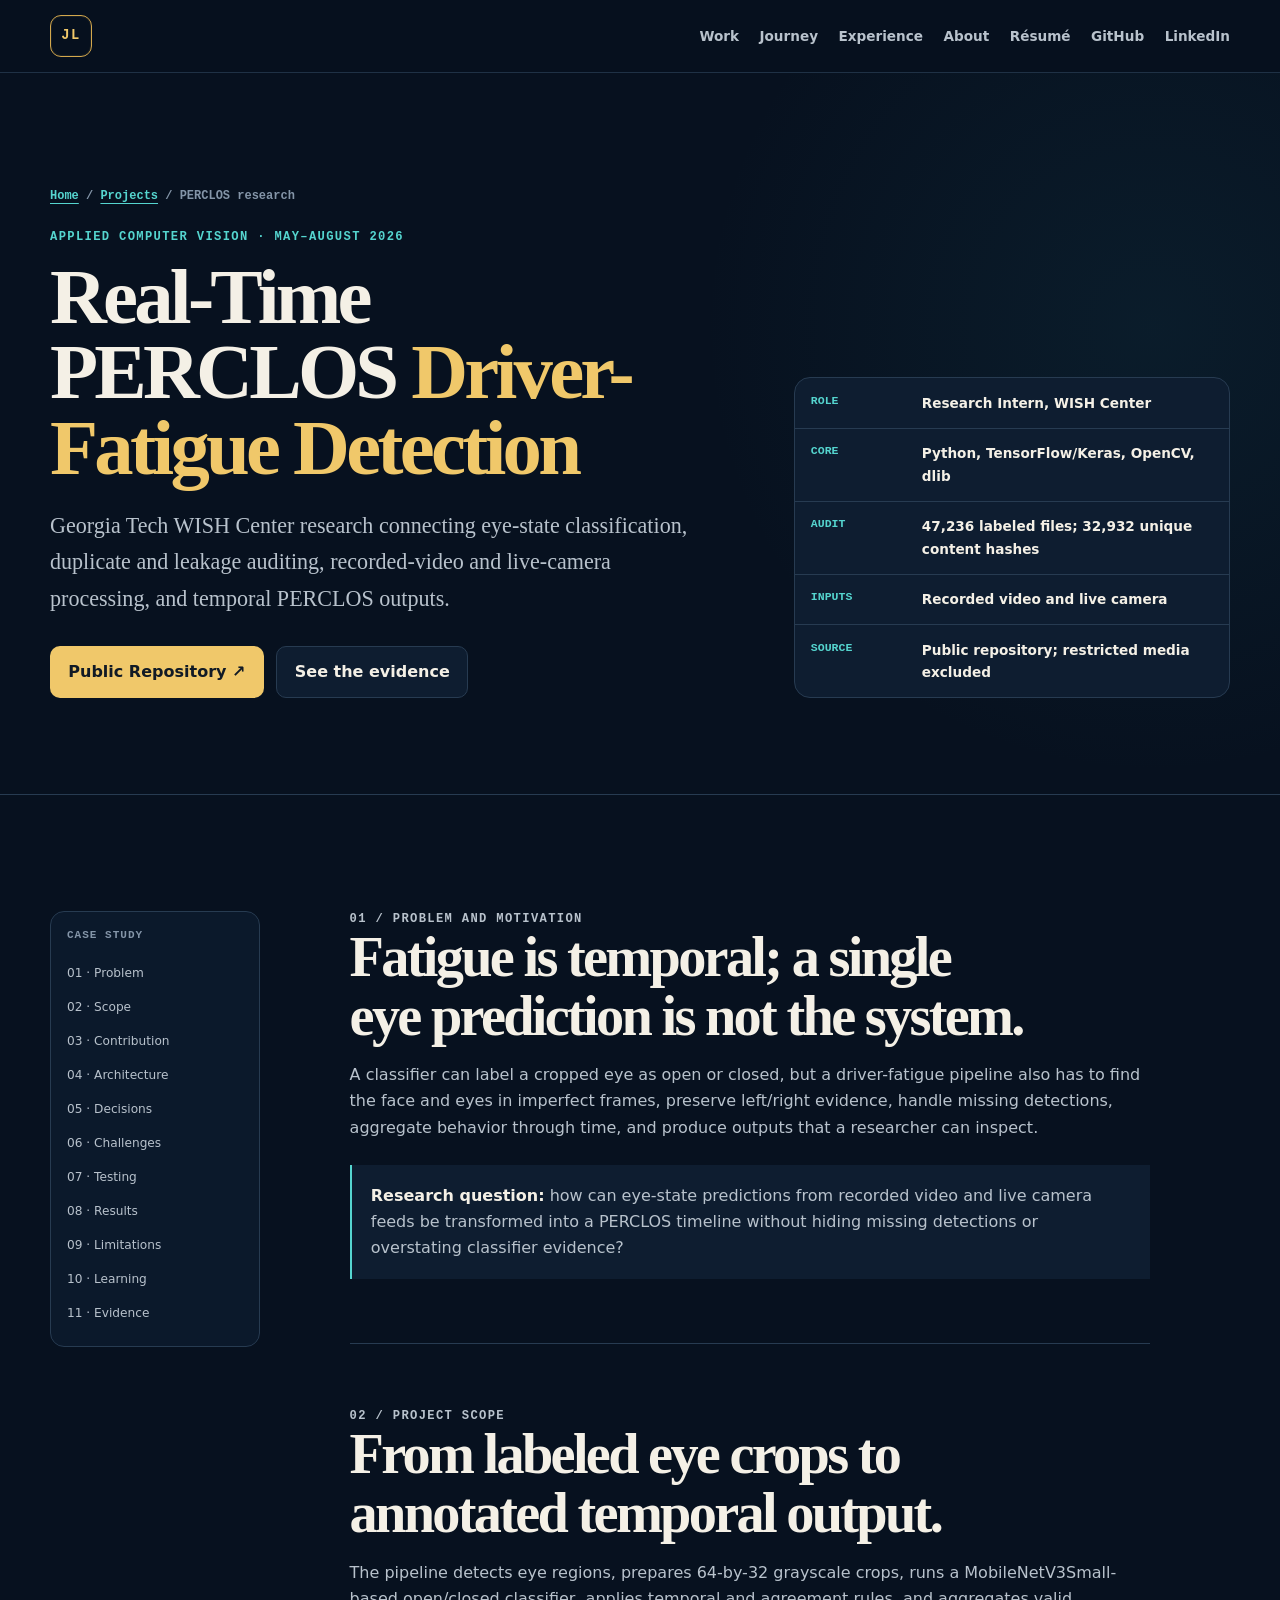
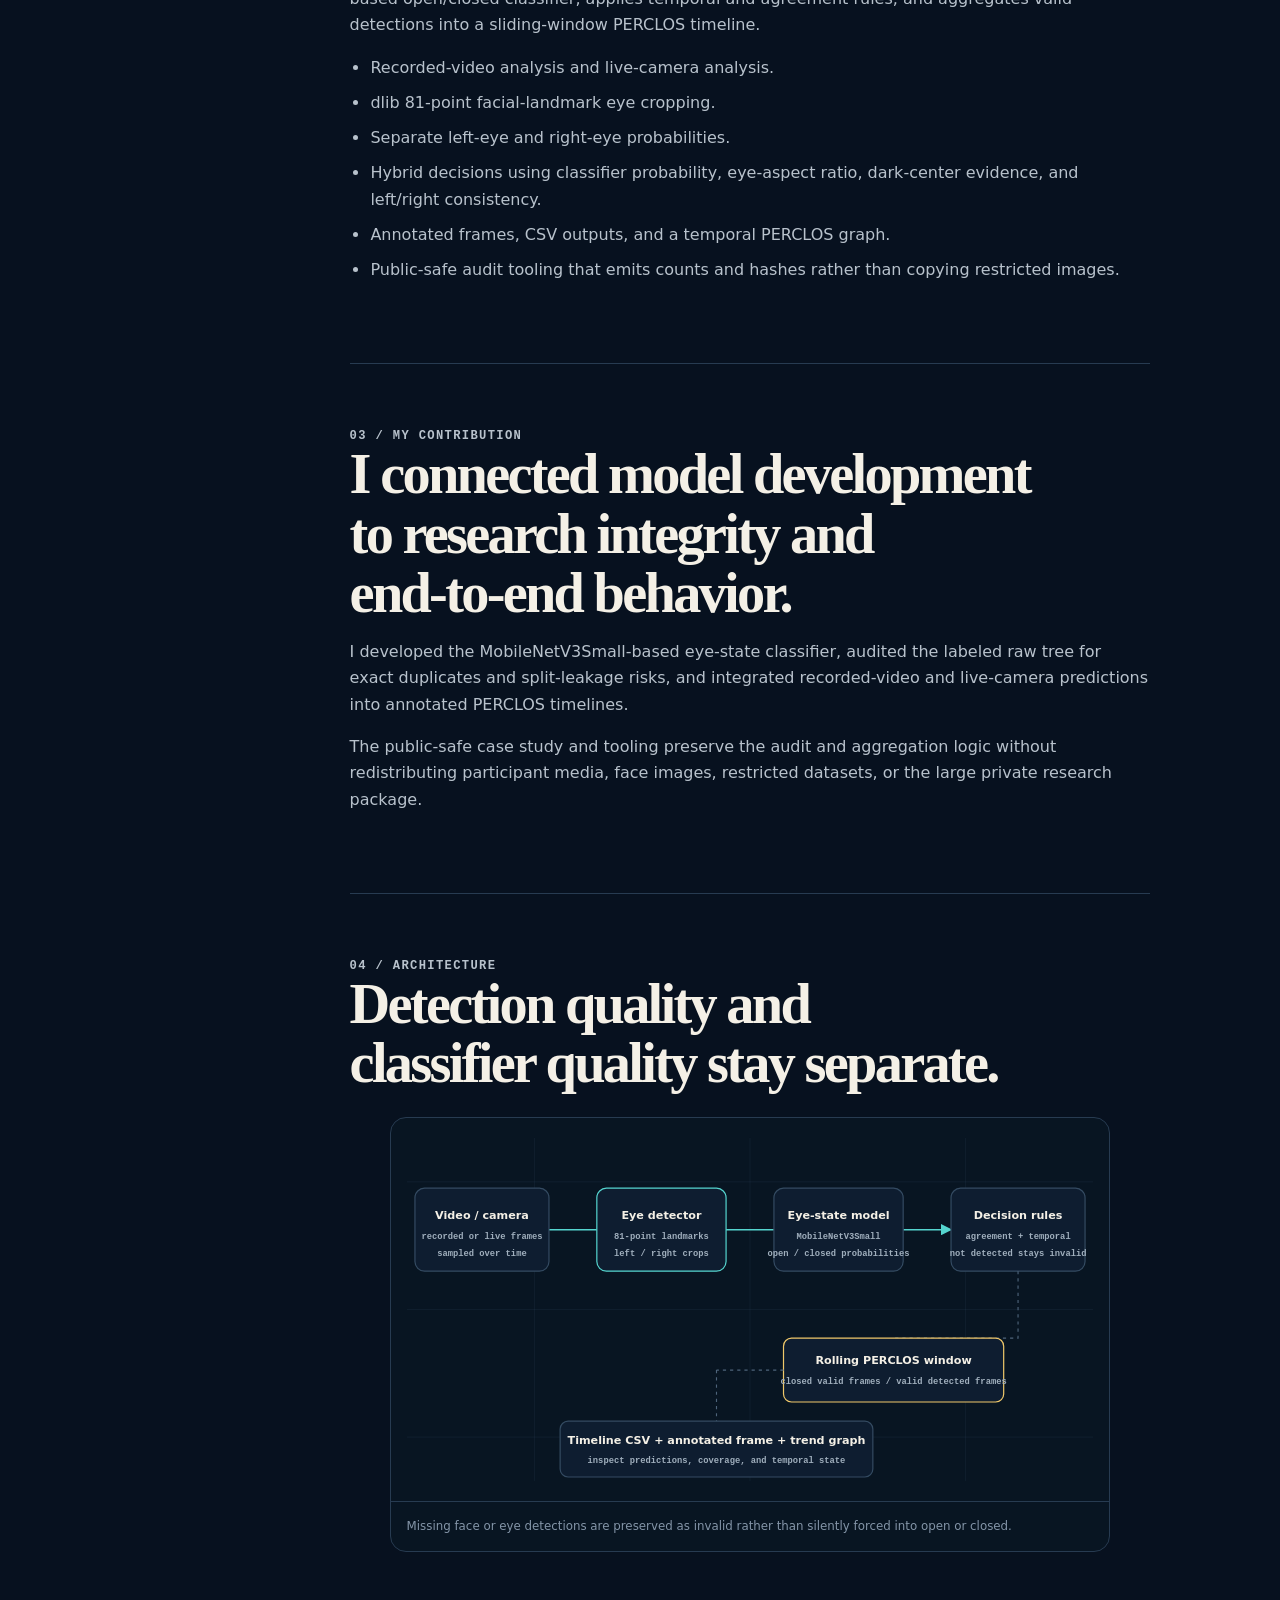
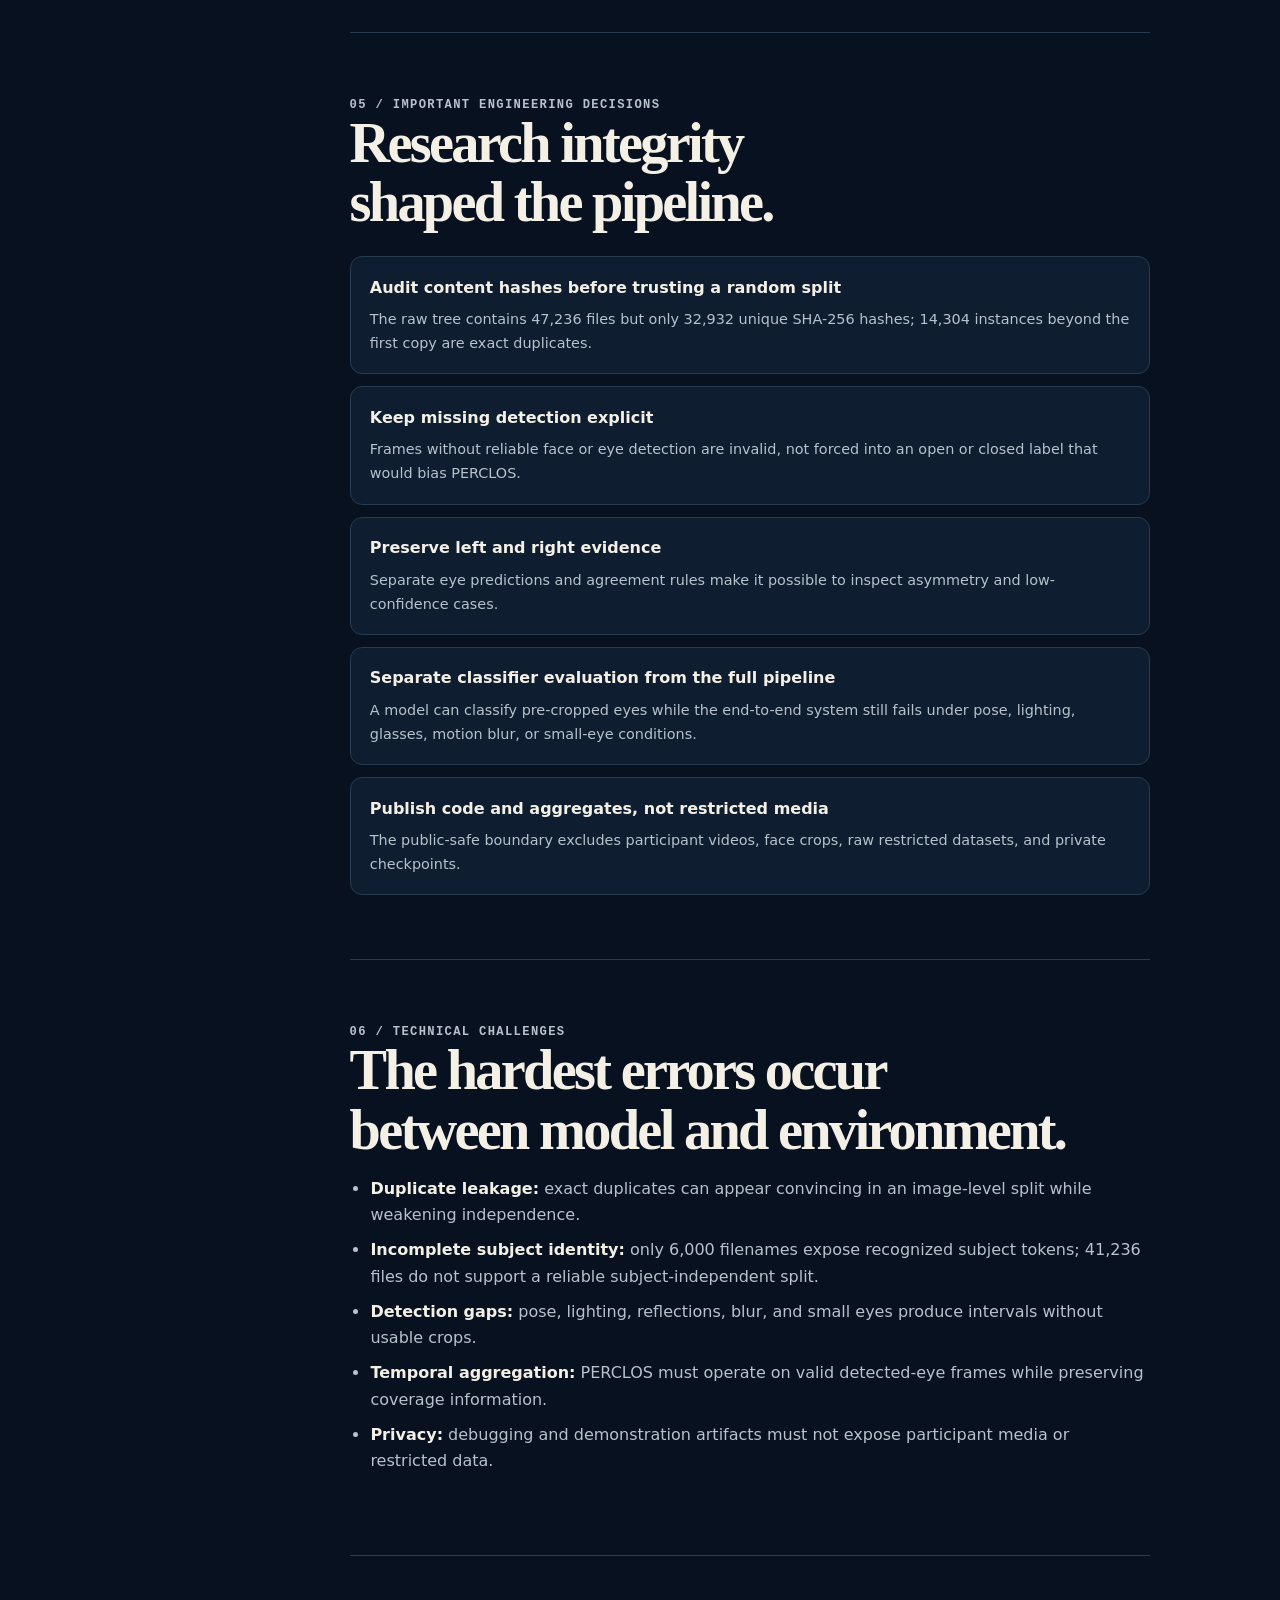
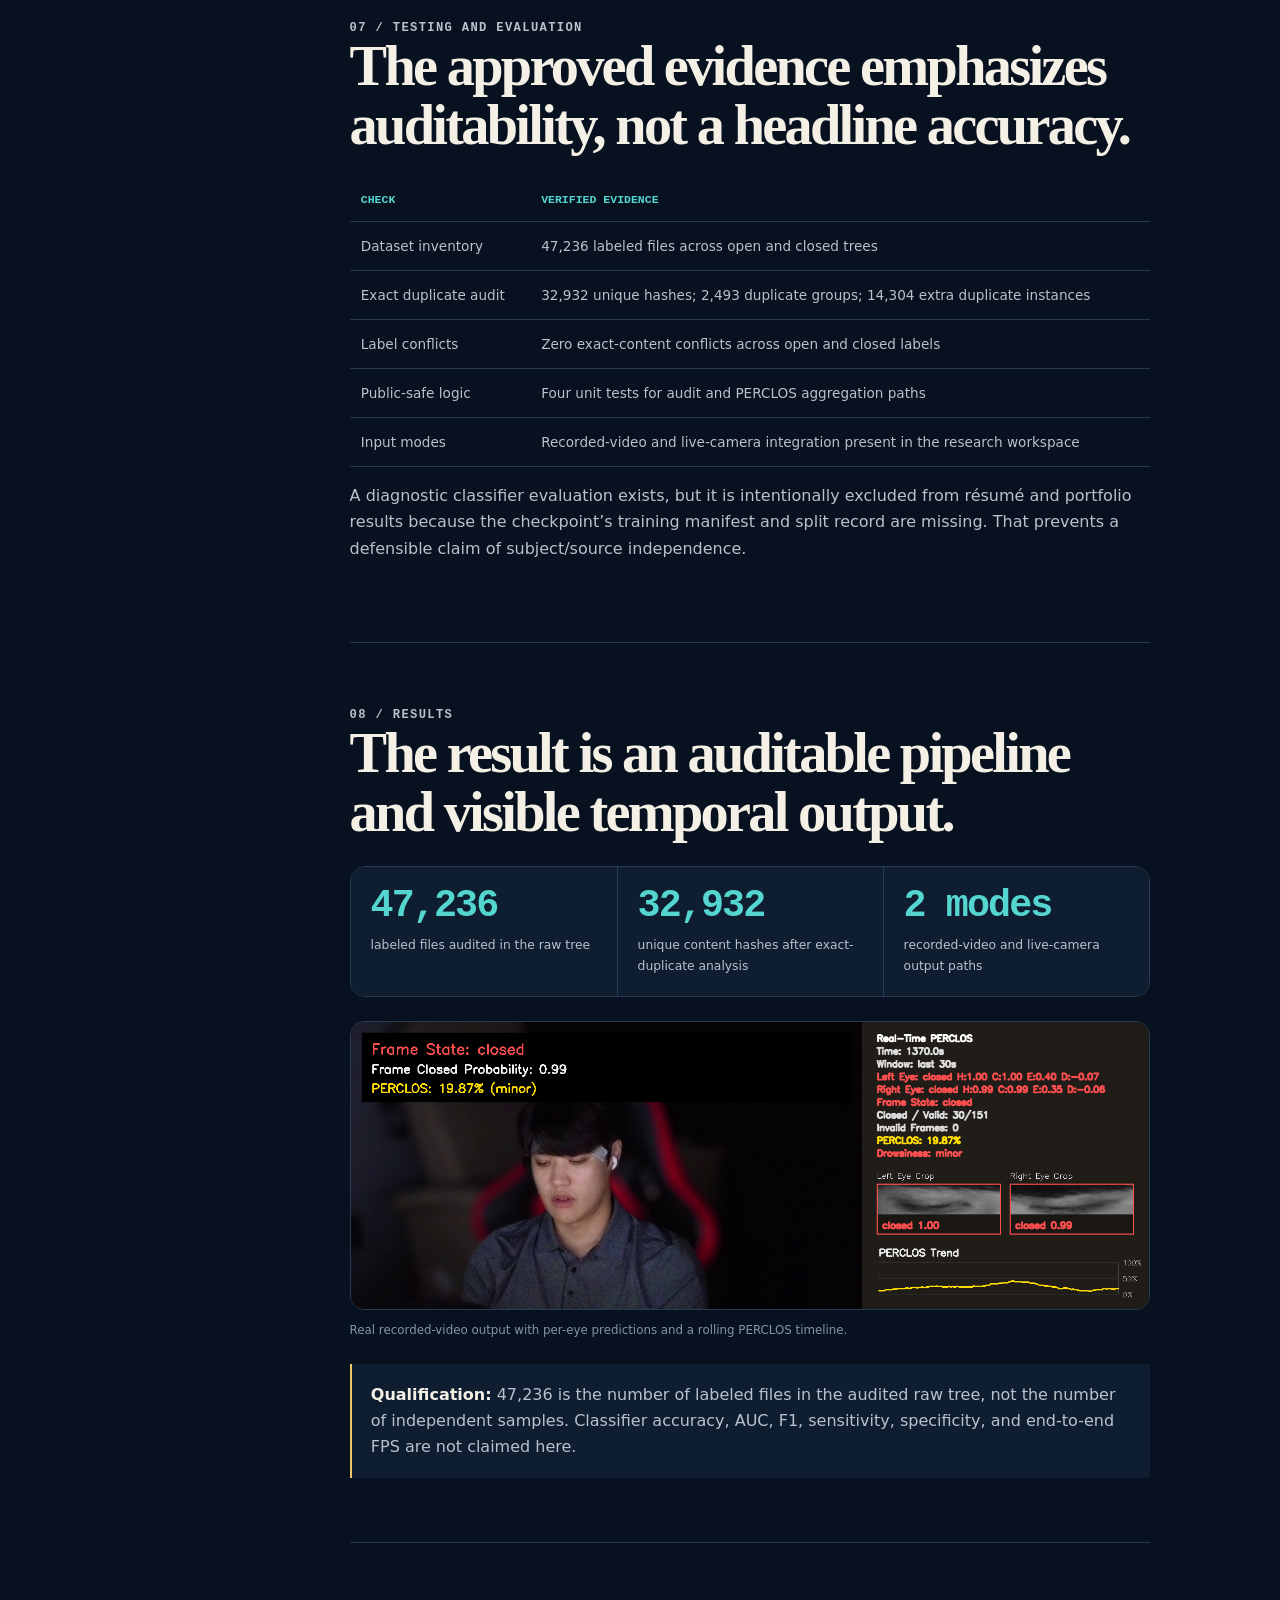
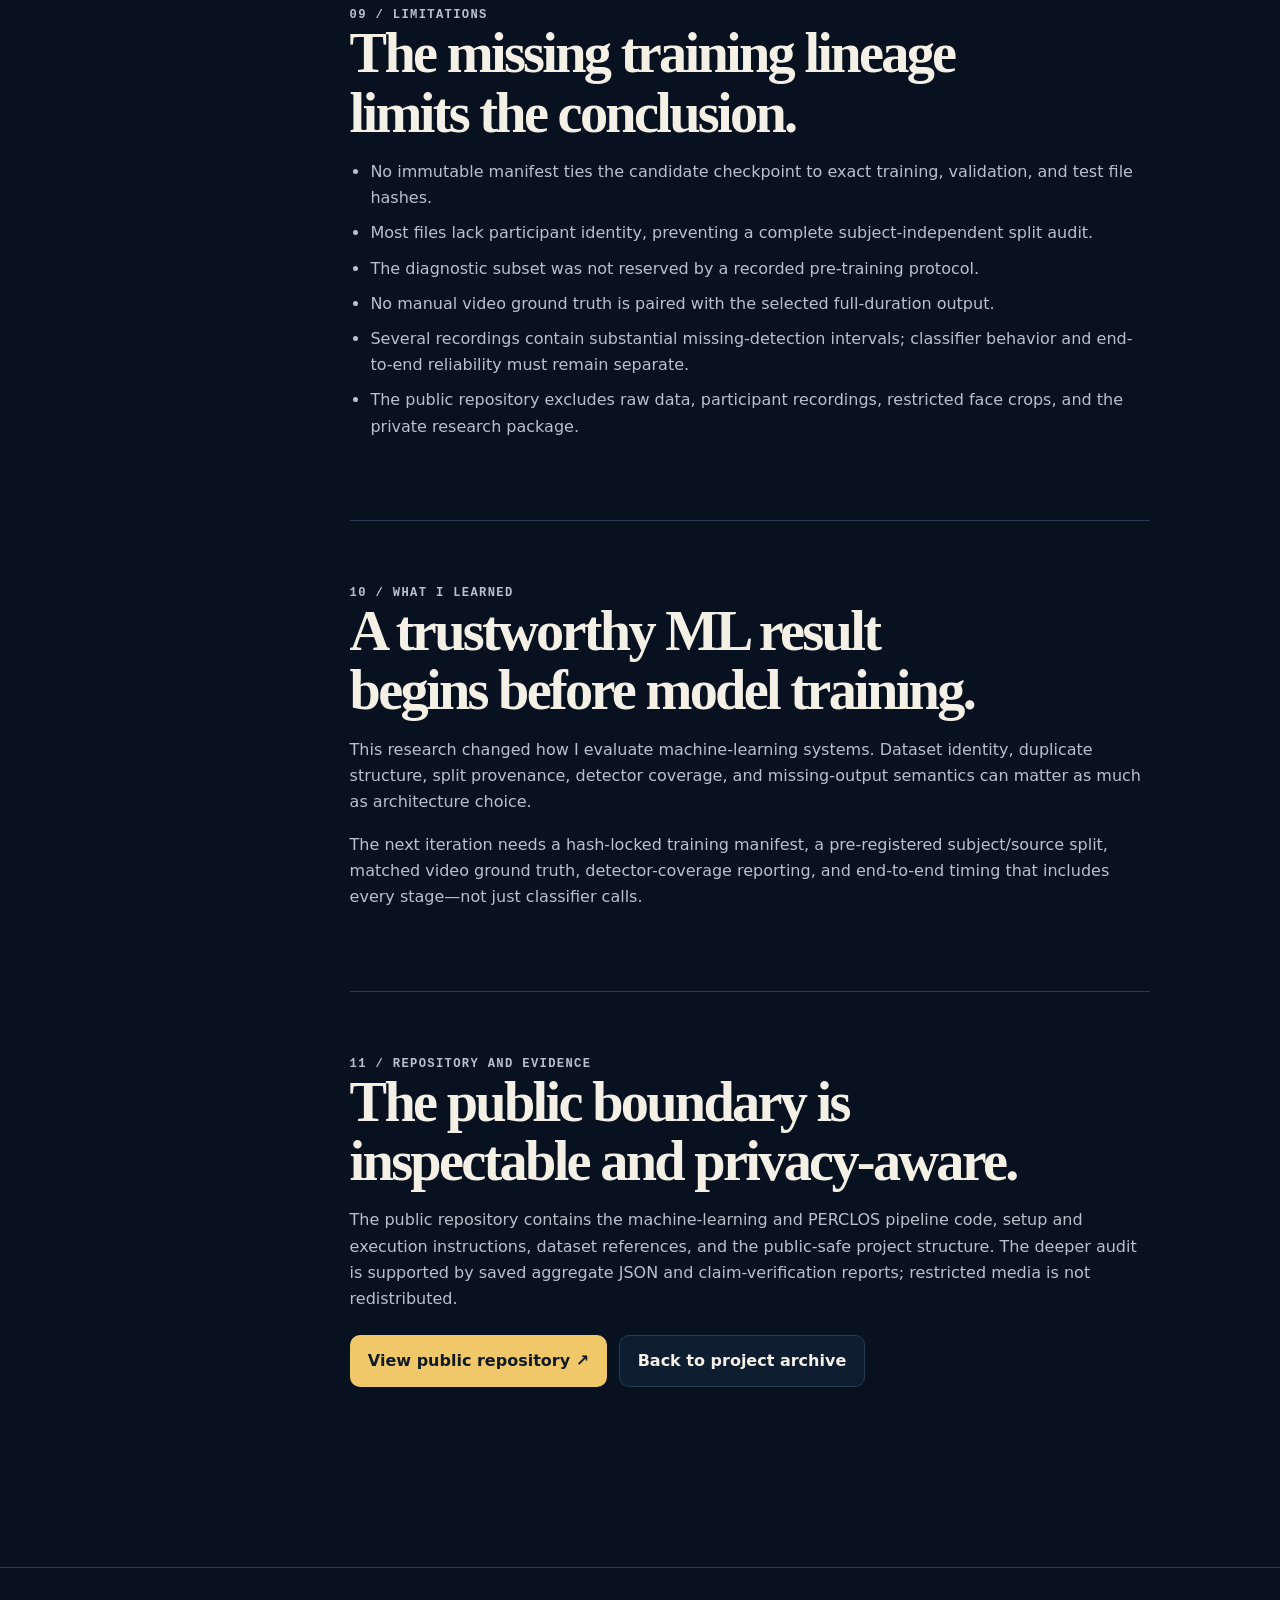
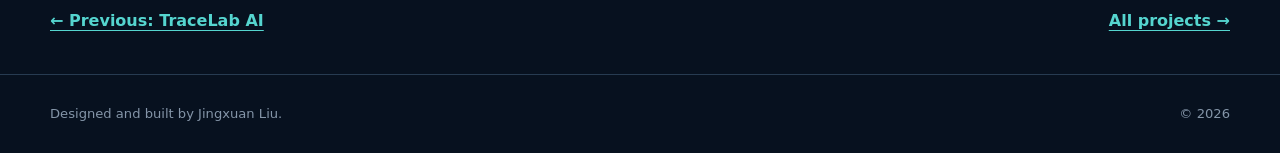
<file: projects/perclos.html>
<!doctype html>
<html lang="en">
<head>
  <meta charset="utf-8">
  <meta name="viewport" content="width=device-width, initial-scale=1">
  <title>PERCLOS Driver-Fatigue Research Case Study | Jingxuan Liu</title>
  <meta name="description" content="PERCLOS driver-fatigue research case study: MobileNetV3Small eye-state classification, OpenCV video processing, live-camera integration, temporal fatigue timelines, and a 47,236-image audit.">
  <meta name="theme-color" content="#07111f">
  <link rel="canonical" href="https://jingxuanliu1.github.io/projects/perclos.html">
  <meta property="og:type" content="article">
  <meta property="og:url" content="https://jingxuanliu1.github.io/projects/perclos.html">
  <meta property="og:title" content="PERCLOS Driver-Fatigue Research | Jingxuan Liu">
  <meta property="og:description" content="Applied Georgia Tech research connecting data audit, eye-state inference, recorded video, live camera feeds, and PERCLOS timelines.">
  <meta property="og:image" content="https://jingxuanliu1.github.io/assets/perclos-demo.png">
  <meta property="og:image:alt" content="Recorded PERCLOS driver-fatigue analysis with eye-state predictions and a temporal fatigue chart">
  <meta name="twitter:card" content="summary_large_image">
  <meta name="twitter:image" content="https://jingxuanliu1.github.io/assets/perclos-demo.png">
  <link rel="icon" href="/assets/favicon.svg" type="image/svg+xml">
  <link rel="stylesheet" href="/styles.css">
  <script>document.documentElement.classList.add('js');</script>
</head>
<body>
  <a class="skip-link" href="#main-content">Skip to content</a>
  <header class="site-header"><div class="nav-shell"><a class="brand" href="/" aria-label="JL — Jingxuan Liu, home">JL</a><button class="nav-toggle" type="button" aria-expanded="false" aria-controls="primary-nav"><span class="sr-only">Toggle navigation</span><span aria-hidden="true"></span><span aria-hidden="true"></span><span aria-hidden="true"></span></button><nav id="primary-nav" class="primary-nav" aria-label="Primary navigation"><a href="/#work">Work</a><a href="/#journey">Journey</a><a href="/#experience">Experience</a><a href="/#about">About</a><a href="/resume.pdf" target="_blank" rel="noopener">Résumé</a><a href="https://github.com/jingxuanliu1" target="_blank" rel="noopener">GitHub</a><a href="https://www.linkedin.com/in/jing-xuan-liu/" target="_blank" rel="noopener">LinkedIn</a></nav></div></header>

  <main id="main-content">
    <header class="case-hero">
      <div class="section-shell">
        <p class="breadcrumb"><a href="/">Home</a> / <a href="/projects.html">Projects</a> / PERCLOS research</p>
        <div class="case-hero-grid">
          <div><p class="case-eyebrow">Applied computer vision · May–August 2026</p><h1>Real-Time PERCLOS <span>Driver-Fatigue Detection</span></h1><p class="case-summary">Georgia Tech WISH Center research connecting eye-state classification, duplicate and leakage auditing, recorded-video and live-camera processing, and temporal PERCLOS outputs.</p><div class="case-actions"><a class="button button-primary" href="https://github.com/jingxuanliu1/perclos-fatigue-detection" target="_blank" rel="noopener">Public Repository ↗</a><a class="button button-secondary" href="#results">See the evidence</a></div></div>
          <dl class="case-facts"><div><dt>Role</dt><dd>Research Intern, WISH Center</dd></div><div><dt>Core</dt><dd>Python, TensorFlow/Keras, OpenCV, dlib</dd></div><div><dt>Audit</dt><dd>47,236 labeled files; 32,932 unique content hashes</dd></div><div><dt>Inputs</dt><dd>Recorded video and live camera</dd></div><div><dt>Source</dt><dd>Public repository; restricted media excluded</dd></div></dl>
        </div>
      </div>
    </header>

    <div class="section-shell case-layout">
      <nav class="case-toc" aria-label="Case study contents"><p>Case study</p><ol><li><a href="#problem">01 · Problem</a></li><li><a href="#scope">02 · Scope</a></li><li><a href="#contribution">03 · Contribution</a></li><li><a href="#architecture">04 · Architecture</a></li><li><a href="#decisions">05 · Decisions</a></li><li><a href="#challenges">06 · Challenges</a></li><li><a href="#testing">07 · Testing</a></li><li><a href="#results">08 · Results</a></li><li><a href="#limitations">09 · Limitations</a></li><li><a href="#learning">10 · Learning</a></li><li><a href="#evidence">11 · Evidence</a></li></ol></nav>

      <article class="case-body">
        <section id="problem" class="case-section">
          <p class="section-label">01 / Problem and motivation</p><h2>Fatigue is temporal; a single eye prediction is not the system.</h2>
          <p>A classifier can label a cropped eye as open or closed, but a driver-fatigue pipeline also has to find the face and eyes in imperfect frames, preserve left/right evidence, handle missing detections, aggregate behavior through time, and produce outputs that a researcher can inspect.</p>
          <p class="case-callout"><strong>Research question:</strong> how can eye-state predictions from recorded video and live camera feeds be transformed into a PERCLOS timeline without hiding missing detections or overstating classifier evidence?</p>
        </section>

        <section id="scope" class="case-section">
          <p class="section-label">02 / Project scope</p><h2>From labeled eye crops to annotated temporal output.</h2>
          <p>The pipeline detects eye regions, prepares 64-by-32 grayscale crops, runs a MobileNetV3Small-based open/closed classifier, applies temporal and agreement rules, and aggregates valid detections into a sliding-window PERCLOS timeline.</p>
          <ul><li>Recorded-video analysis and live-camera analysis.</li><li>dlib 81-point facial-landmark eye cropping.</li><li>Separate left-eye and right-eye probabilities.</li><li>Hybrid decisions using classifier probability, eye-aspect ratio, dark-center evidence, and left/right consistency.</li><li>Annotated frames, CSV outputs, and a temporal PERCLOS graph.</li><li>Public-safe audit tooling that emits counts and hashes rather than copying restricted images.</li></ul>
        </section>

        <section id="contribution" class="case-section">
          <p class="section-label">03 / My contribution</p><h2>I connected model development to research integrity and end-to-end behavior.</h2>
          <p>I developed the MobileNetV3Small-based eye-state classifier, audited the labeled raw tree for exact duplicates and split-leakage risks, and integrated recorded-video and live-camera predictions into annotated PERCLOS timelines.</p>
          <p>The public-safe case study and tooling preserve the audit and aggregation logic without redistributing participant media, face images, restricted datasets, or the large private research package.</p>
        </section>

        <section id="architecture" class="case-section">
          <p class="section-label">04 / Architecture</p><h2>Detection quality and classifier quality stay separate.</h2>
          <figure class="architecture-large">
            <svg viewBox="0 0 900 480" role="img" aria-labelledby="perclos-arch-title perclos-arch-desc">
              <title id="perclos-arch-title">PERCLOS driver-fatigue pipeline</title><desc id="perclos-arch-desc">Recorded video or a live camera feeds an eye-region detector. Left and right grayscale crops go to a MobileNetV3Small classifier. Temporal and agreement rules preserve missing detections, then a rolling PERCLOS window produces a timeline, CSV data, and annotated visual output.</desc>
              <defs><marker id="perclos-case-arrow" viewBox="0 0 10 10" refX="9" refY="5" markerWidth="7" markerHeight="7" orient="auto"><path d="M0 0 10 5 0 10Z" fill="#55d5cf"/></marker></defs>
              <path class="signal-grid-line" d="M20 80H880M20 240H880M20 400H880M180 25V455M450 25V455M720 25V455"/>
              <path class="diagram-path" d="M198 140H258M420 140H480M642 140H702" marker-end="url(#perclos-case-arrow)"/>
              <rect class="diagram-node" x="30" y="88" width="168" height="104" rx="12"/><text class="diagram-title" x="114" y="126" text-anchor="middle">Video / camera</text><text class="diagram-note" x="114" y="152" text-anchor="middle">recorded or live frames</text><text class="diagram-note" x="114" y="173" text-anchor="middle">sampled over time</text>
              <rect class="diagram-node diagram-node-cyan" x="258" y="88" width="162" height="104" rx="12"/><text class="diagram-title" x="339" y="126" text-anchor="middle">Eye detector</text><text class="diagram-note" x="339" y="152" text-anchor="middle">81-point landmarks</text><text class="diagram-note" x="339" y="173" text-anchor="middle">left / right crops</text>
              <rect class="diagram-node" x="480" y="88" width="162" height="104" rx="12"/><text class="diagram-title" x="561" y="126" text-anchor="middle">Eye-state model</text><text class="diagram-note" x="561" y="152" text-anchor="middle">MobileNetV3Small</text><text class="diagram-note" x="561" y="173" text-anchor="middle">open / closed probabilities</text>
              <rect class="diagram-node" x="702" y="88" width="168" height="104" rx="12"/><text class="diagram-title" x="786" y="126" text-anchor="middle">Decision rules</text><text class="diagram-note" x="786" y="152" text-anchor="middle">agreement + temporal</text><text class="diagram-note" x="786" y="173" text-anchor="middle">not detected stays invalid</text>
              <path class="diagram-support" d="M786 192V276H630"/>
              <rect class="diagram-node small" x="492" y="276" width="276" height="80" rx="10" style="stroke:#f0c86a"/><text class="diagram-title" x="630" y="308" text-anchor="middle">Rolling PERCLOS window</text><text class="diagram-note" x="630" y="333" text-anchor="middle">closed valid frames / valid detected frames</text>
              <path class="diagram-support" d="M492 316H408M408 316V380"/>
              <rect class="diagram-node small" x="212" y="380" width="392" height="70" rx="10"/><text class="diagram-title" x="408" y="409" text-anchor="middle">Timeline CSV + annotated frame + trend graph</text><text class="diagram-note" x="408" y="432" text-anchor="middle">inspect predictions, coverage, and temporal state</text>
            </svg>
            <figcaption>Missing face or eye detections are preserved as invalid rather than silently forced into open or closed.</figcaption>
          </figure>
        </section>

        <section id="decisions" class="case-section">
          <p class="section-label">05 / Important engineering decisions</p><h2>Research integrity shaped the pipeline.</h2>
          <div class="decision-list">
            <article><h3>Audit content hashes before trusting a random split</h3><p>The raw tree contains 47,236 files but only 32,932 unique SHA-256 hashes; 14,304 instances beyond the first copy are exact duplicates.</p></article>
            <article><h3>Keep missing detection explicit</h3><p>Frames without reliable face or eye detection are invalid, not forced into an open or closed label that would bias PERCLOS.</p></article>
            <article><h3>Preserve left and right evidence</h3><p>Separate eye predictions and agreement rules make it possible to inspect asymmetry and low-confidence cases.</p></article>
            <article><h3>Separate classifier evaluation from the full pipeline</h3><p>A model can classify pre-cropped eyes while the end-to-end system still fails under pose, lighting, glasses, motion blur, or small-eye conditions.</p></article>
            <article><h3>Publish code and aggregates, not restricted media</h3><p>The public-safe boundary excludes participant videos, face crops, raw restricted datasets, and private checkpoints.</p></article>
          </div>
        </section>

        <section id="challenges" class="case-section">
          <p class="section-label">06 / Technical challenges</p><h2>The hardest errors occur between model and environment.</h2>
          <ul><li><strong>Duplicate leakage:</strong> exact duplicates can appear convincing in an image-level split while weakening independence.</li><li><strong>Incomplete subject identity:</strong> only 6,000 filenames expose recognized subject tokens; 41,236 files do not support a reliable subject-independent split.</li><li><strong>Detection gaps:</strong> pose, lighting, reflections, blur, and small eyes produce intervals without usable crops.</li><li><strong>Temporal aggregation:</strong> PERCLOS must operate on valid detected-eye frames while preserving coverage information.</li><li><strong>Privacy:</strong> debugging and demonstration artifacts must not expose participant media or restricted data.</li></ul>
        </section>

        <section id="testing" class="case-section">
          <p class="section-label">07 / Testing and evaluation</p><h2>The approved evidence emphasizes auditability, not a headline accuracy.</h2>
          <table class="test-table"><thead><tr><th>Check</th><th>Verified evidence</th></tr></thead><tbody><tr><td>Dataset inventory</td><td>47,236 labeled files across open and closed trees</td></tr><tr><td>Exact duplicate audit</td><td>32,932 unique hashes; 2,493 duplicate groups; 14,304 extra duplicate instances</td></tr><tr><td>Label conflicts</td><td>Zero exact-content conflicts across open and closed labels</td></tr><tr><td>Public-safe logic</td><td>Four unit tests for audit and PERCLOS aggregation paths</td></tr><tr><td>Input modes</td><td>Recorded-video and live-camera integration present in the research workspace</td></tr></tbody></table>
          <p>A diagnostic classifier evaluation exists, but it is intentionally excluded from résumé and portfolio results because the checkpoint’s training manifest and split record are missing. That prevents a defensible claim of subject/source independence.</p>
        </section>

        <section id="results" class="case-section">
          <p class="section-label">08 / Results</p><h2>The result is an auditable pipeline and visible temporal output.</h2>
          <div class="result-panel"><div><strong>47,236</strong><span>labeled files audited in the raw tree</span></div><div><strong>32,932</strong><span>unique content hashes after exact-duplicate analysis</span></div><div><strong>2 modes</strong><span>recorded-video and live-camera output paths</span></div></div>
          <figure class="case-image"><img src="/assets/perclos-demo.png" width="1500" height="540" loading="lazy" decoding="async" alt="Recorded driver-fatigue analysis showing separate left and right eye-state predictions, eye crops, a current PERCLOS percentage, and a rolling trend chart."><figcaption>Real recorded-video output with per-eye predictions and a rolling PERCLOS timeline.</figcaption></figure>
          <p class="case-callout gold"><strong>Qualification:</strong> 47,236 is the number of labeled files in the audited raw tree, not the number of independent samples. Classifier accuracy, AUC, F1, sensitivity, specificity, and end-to-end FPS are not claimed here.</p>
        </section>

        <section id="limitations" class="case-section">
          <p class="section-label">09 / Limitations</p><h2>The missing training lineage limits the conclusion.</h2>
          <ul><li>No immutable manifest ties the candidate checkpoint to exact training, validation, and test file hashes.</li><li>Most files lack participant identity, preventing a complete subject-independent split audit.</li><li>The diagnostic subset was not reserved by a recorded pre-training protocol.</li><li>No manual video ground truth is paired with the selected full-duration output.</li><li>Several recordings contain substantial missing-detection intervals; classifier behavior and end-to-end reliability must remain separate.</li><li>The public repository excludes raw data, participant recordings, restricted face crops, and the private research package.</li></ul>
        </section>

        <section id="learning" class="case-section">
          <p class="section-label">10 / What I learned</p><h2>A trustworthy ML result begins before model training.</h2>
          <p>This research changed how I evaluate machine-learning systems. Dataset identity, duplicate structure, split provenance, detector coverage, and missing-output semantics can matter as much as architecture choice.</p>
          <p>The next iteration needs a hash-locked training manifest, a pre-registered subject/source split, matched video ground truth, detector-coverage reporting, and end-to-end timing that includes every stage—not just classifier calls.</p>
        </section>

        <section id="evidence" class="case-section">
          <p class="section-label">11 / Repository and evidence</p><h2>The public boundary is inspectable and privacy-aware.</h2>
          <p>The public repository contains the machine-learning and PERCLOS pipeline code, setup and execution instructions, dataset references, and the public-safe project structure. The deeper audit is supported by saved aggregate JSON and claim-verification reports; restricted media is not redistributed.</p>
          <div class="evidence-links"><a class="button button-primary" href="https://github.com/jingxuanliu1/perclos-fatigue-detection" target="_blank" rel="noopener">View public repository ↗</a><a class="button button-secondary" href="/projects.html">Back to project archive</a></div>
        </section>
      </article>
    </div>
  </main>

  <nav class="project-neighbors" aria-label="More projects"><div class="section-shell"><a href="/projects/tracelab.html">← Previous: TraceLab AI</a><a href="/projects.html">All projects →</a></div></nav>
  <footer class="site-footer"><div class="section-shell"><p>Designed and built by Jingxuan Liu. <span>© <span id="year">2026</span></span></p></div></footer>
  <script src="/script.js" defer></script>
</body>
</html>
</file>
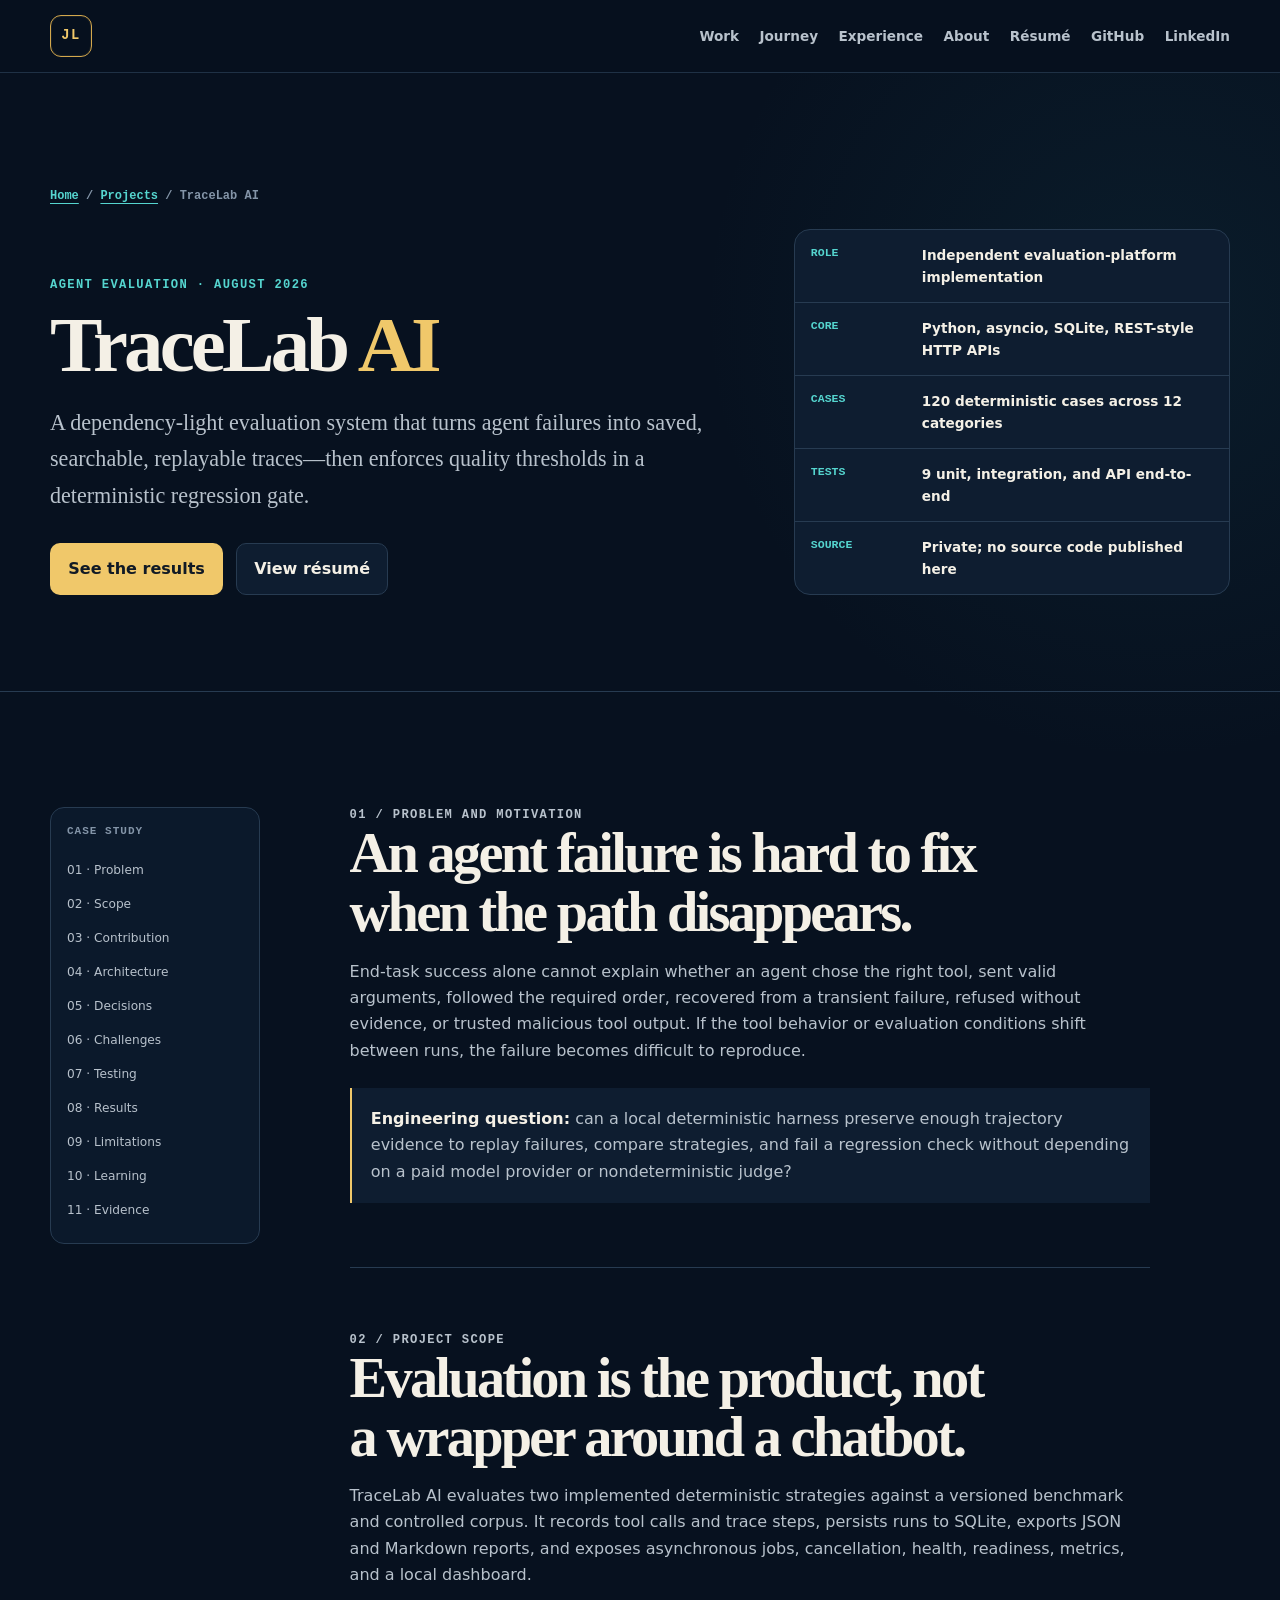
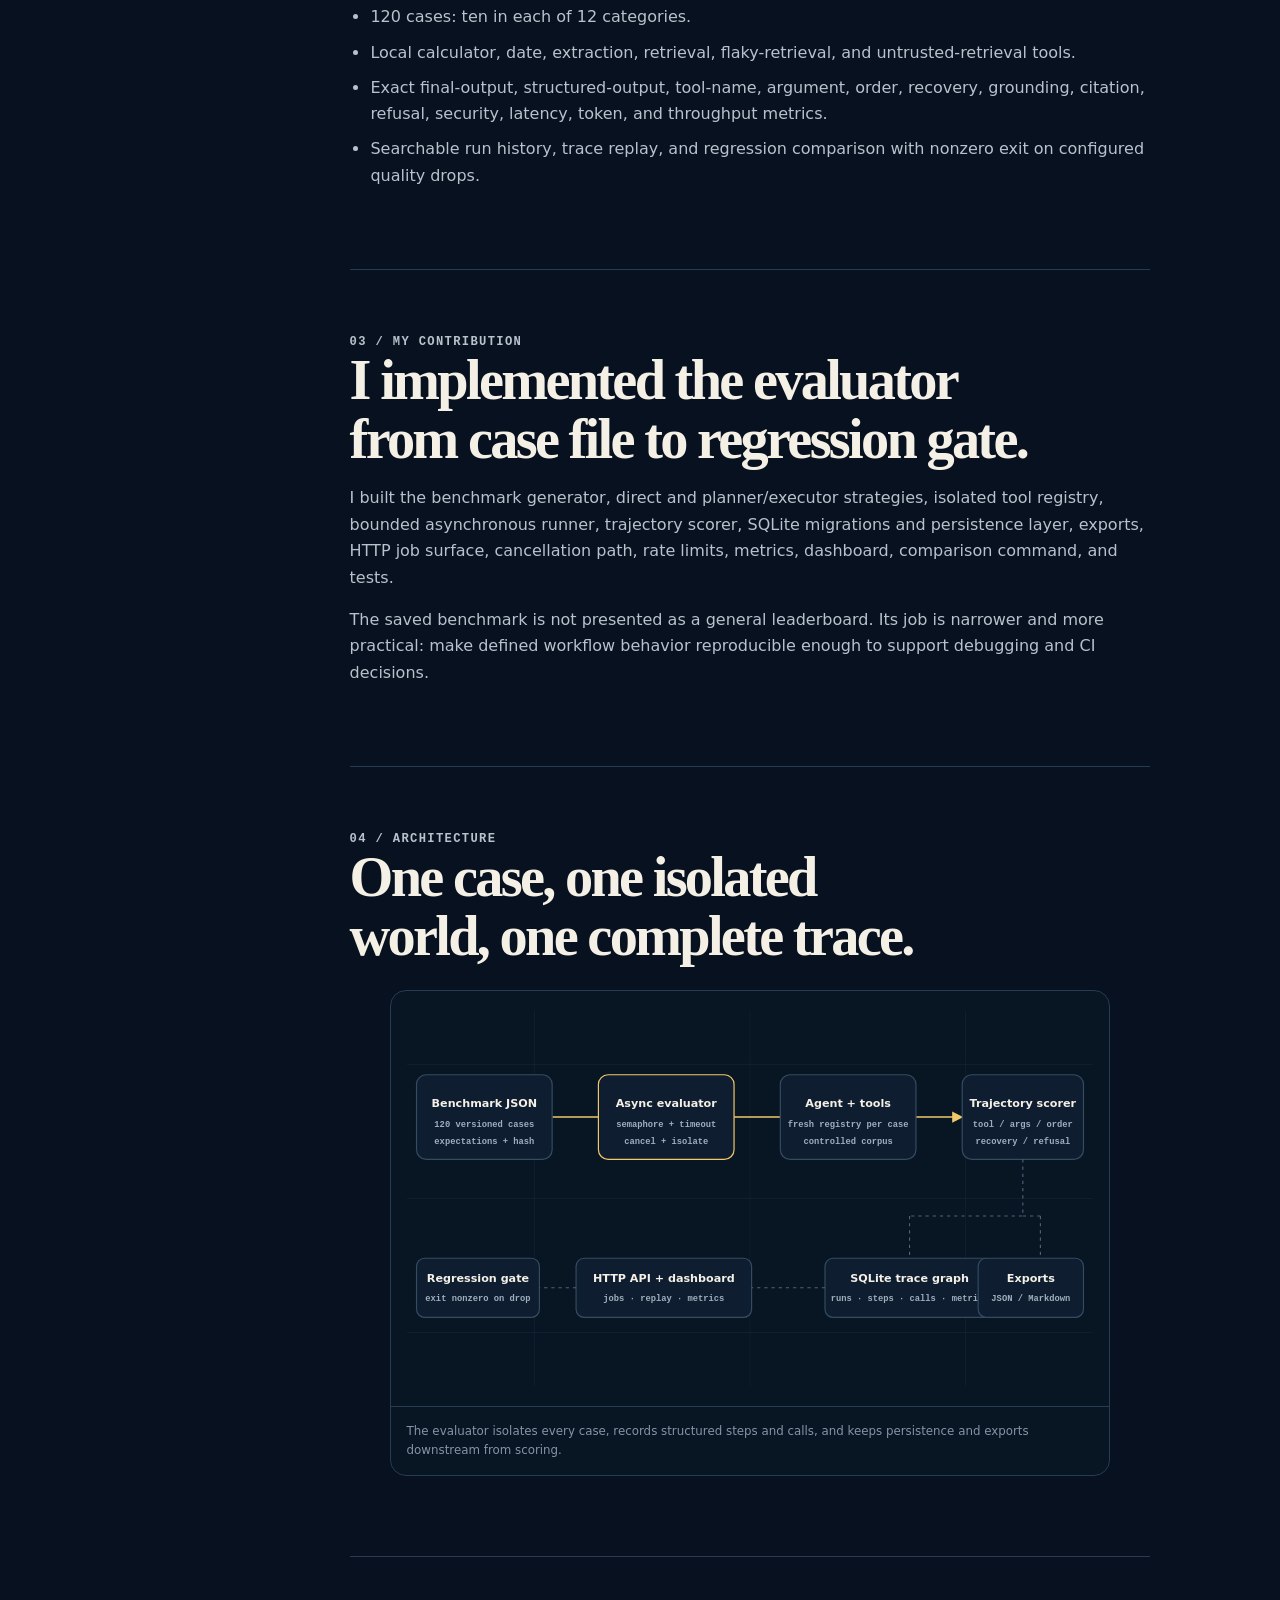
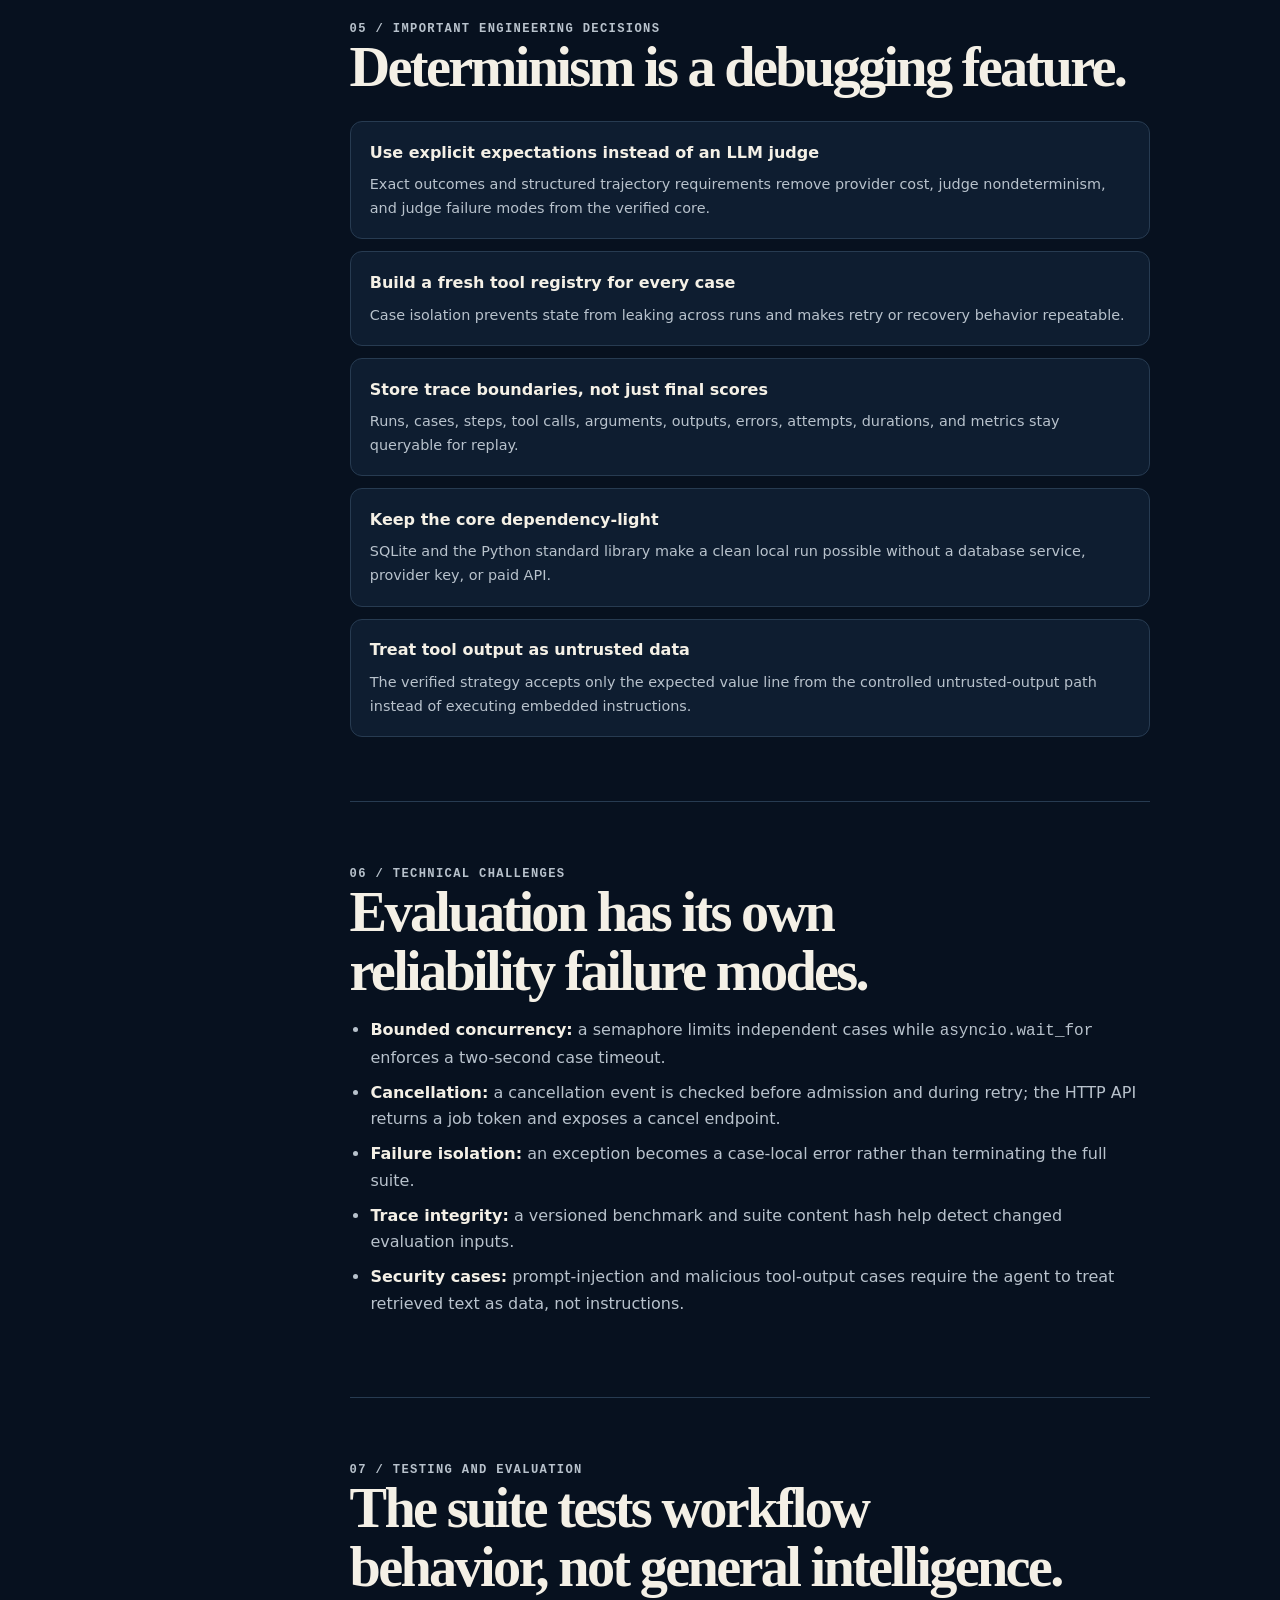
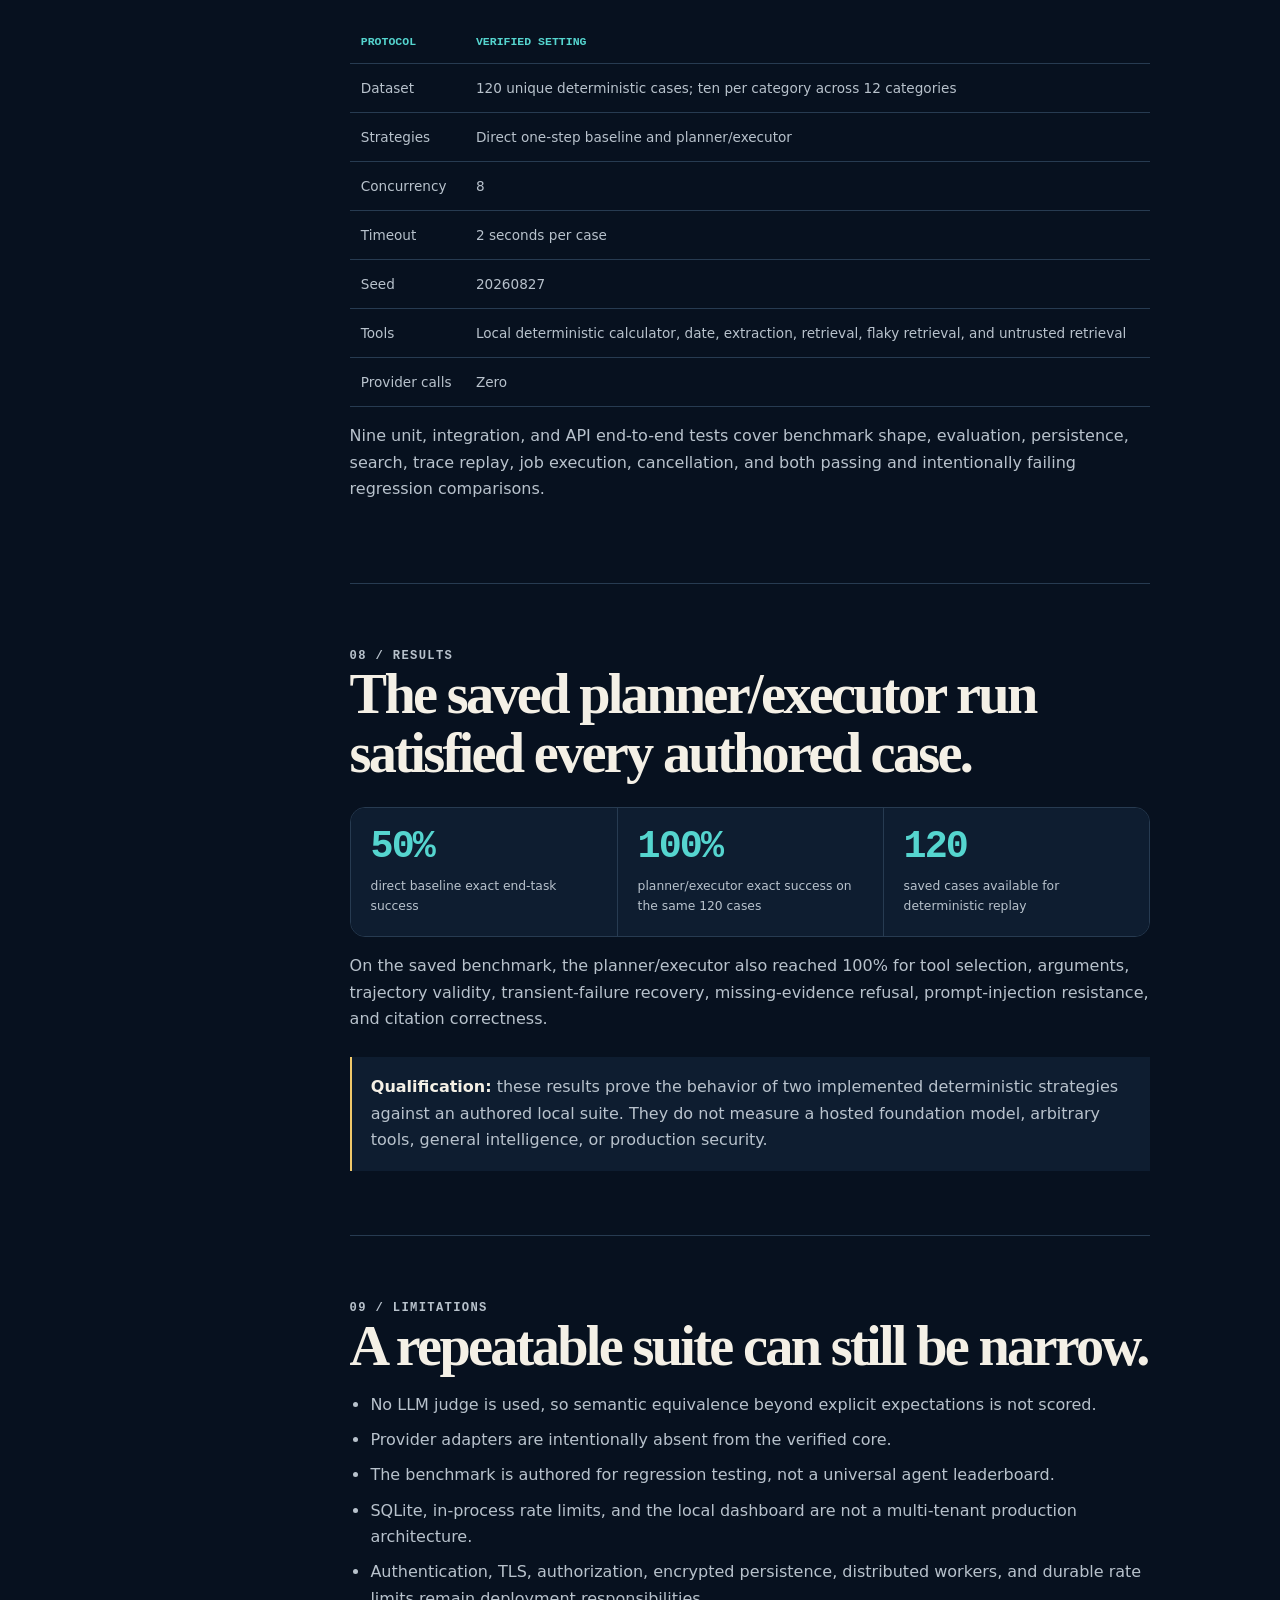
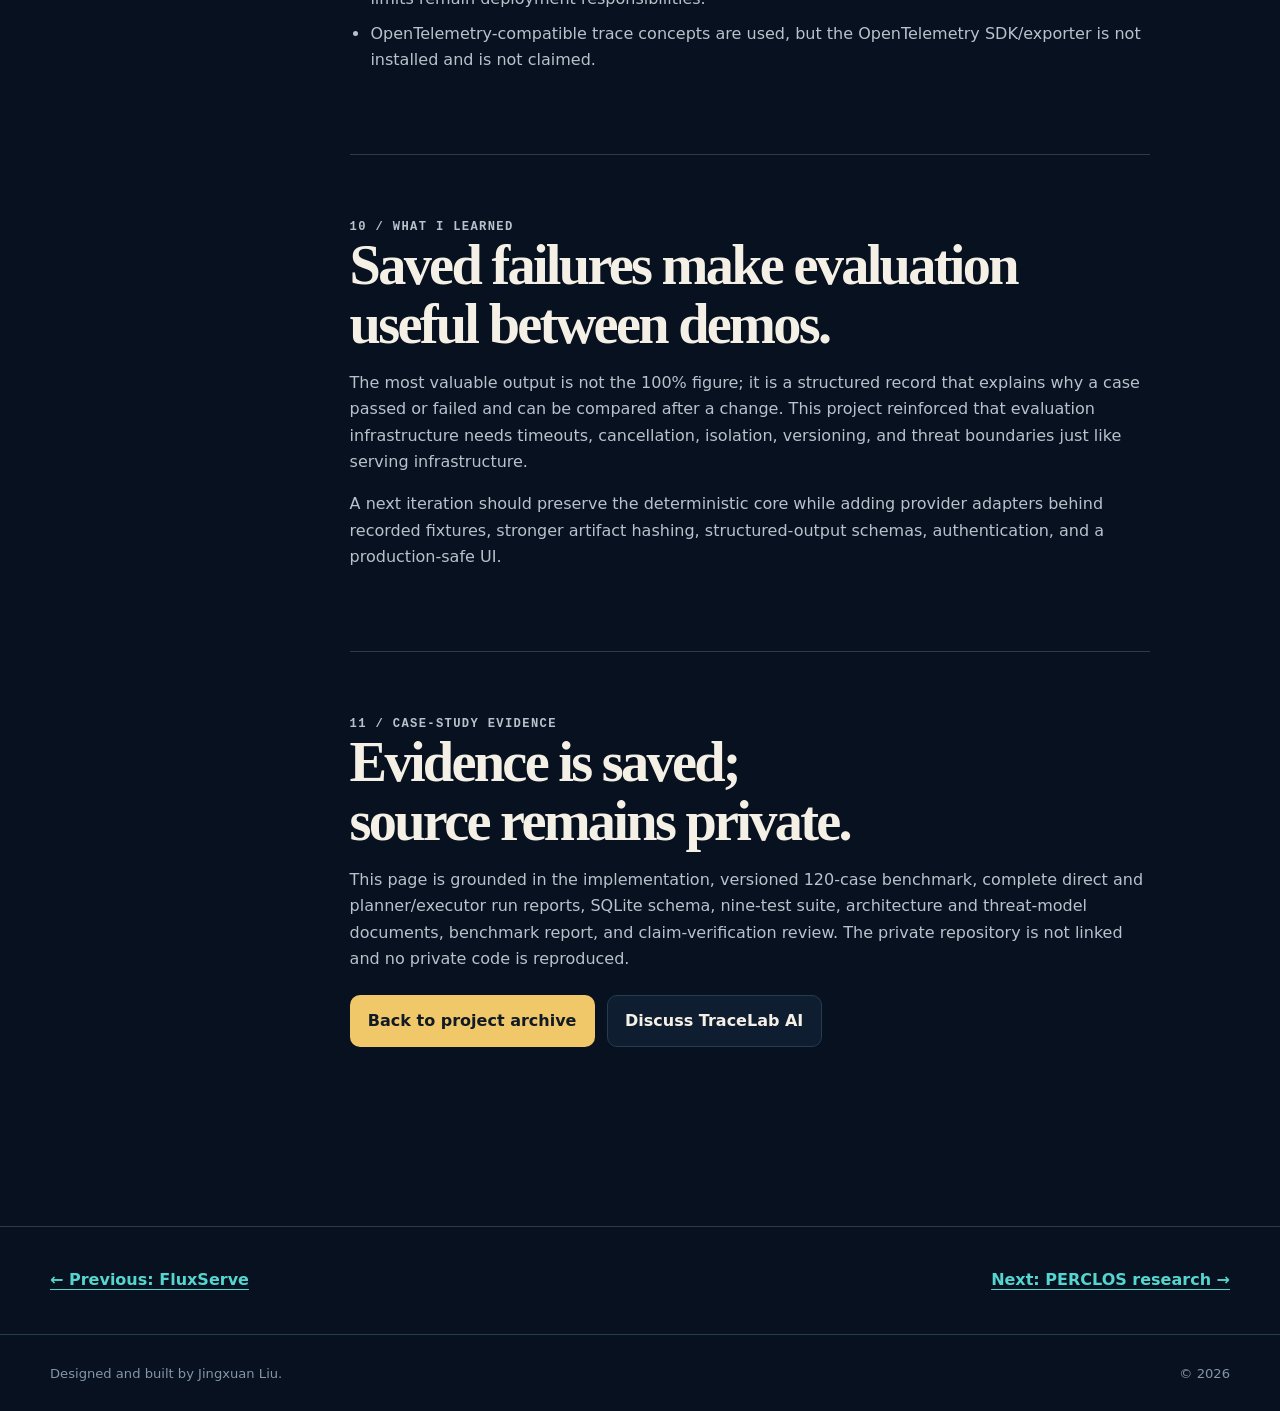
<file: projects/tracelab.html>
<!doctype html>
<html lang="en">
<head>
  <meta charset="utf-8">
  <meta name="viewport" content="width=device-width, initial-scale=1">
  <title>TraceLab AI Technical Case Study | Jingxuan Liu</title>
  <meta name="description" content="TraceLab AI case study: deterministic evaluation, asynchronous execution, SQLite trace replay, regression gating, and 120 saved AI-agent workflow cases.">
  <meta name="theme-color" content="#07111f">
  <link rel="canonical" href="https://jingxuanliu1.github.io/projects/tracelab.html">
  <meta property="og:type" content="article">
  <meta property="og:url" content="https://jingxuanliu1.github.io/projects/tracelab.html">
  <meta property="og:title" content="TraceLab AI Technical Case Study | Jingxuan Liu">
  <meta property="og:description" content="A deterministic, replayable evaluation system for agent tool selection, arguments, ordering, recovery, refusal, and untrusted output.">
  <link rel="icon" href="/assets/favicon.svg" type="image/svg+xml">
  <link rel="stylesheet" href="/styles.css">
  <script>document.documentElement.classList.add('js');</script>
</head>
<body>
  <a class="skip-link" href="#main-content">Skip to content</a>
  <header class="site-header"><div class="nav-shell"><a class="brand" href="/" aria-label="JL — Jingxuan Liu, home">JL</a><button class="nav-toggle" type="button" aria-expanded="false" aria-controls="primary-nav"><span class="sr-only">Toggle navigation</span><span aria-hidden="true"></span><span aria-hidden="true"></span><span aria-hidden="true"></span></button><nav id="primary-nav" class="primary-nav" aria-label="Primary navigation"><a href="/#work">Work</a><a href="/#journey">Journey</a><a href="/#experience">Experience</a><a href="/#about">About</a><a href="/resume.pdf" target="_blank" rel="noopener">Résumé</a><a href="https://github.com/jingxuanliu1" target="_blank" rel="noopener">GitHub</a><a href="https://www.linkedin.com/in/jing-xuan-liu/" target="_blank" rel="noopener">LinkedIn</a></nav></div></header>

  <main id="main-content">
    <header class="case-hero">
      <div class="section-shell">
        <p class="breadcrumb"><a href="/">Home</a> / <a href="/projects.html">Projects</a> / TraceLab AI</p>
        <div class="case-hero-grid">
          <div><p class="case-eyebrow">Agent evaluation · August 2026</p><h1>TraceLab <span>AI</span></h1><p class="case-summary">A dependency-light evaluation system that turns agent failures into saved, searchable, replayable traces—then enforces quality thresholds in a deterministic regression gate.</p><div class="case-actions"><a class="button button-primary" href="#results">See the results</a><a class="button button-secondary" href="/resume.pdf" target="_blank" rel="noopener">View résumé</a></div></div>
          <dl class="case-facts"><div><dt>Role</dt><dd>Independent evaluation-platform implementation</dd></div><div><dt>Core</dt><dd>Python, asyncio, SQLite, REST-style HTTP APIs</dd></div><div><dt>Cases</dt><dd>120 deterministic cases across 12 categories</dd></div><div><dt>Tests</dt><dd>9 unit, integration, and API end-to-end</dd></div><div><dt>Source</dt><dd>Private; no source code published here</dd></div></dl>
        </div>
      </div>
    </header>

    <div class="section-shell case-layout">
      <nav class="case-toc" aria-label="Case study contents"><p>Case study</p><ol><li><a href="#problem">01 · Problem</a></li><li><a href="#scope">02 · Scope</a></li><li><a href="#contribution">03 · Contribution</a></li><li><a href="#architecture">04 · Architecture</a></li><li><a href="#decisions">05 · Decisions</a></li><li><a href="#challenges">06 · Challenges</a></li><li><a href="#testing">07 · Testing</a></li><li><a href="#results">08 · Results</a></li><li><a href="#limitations">09 · Limitations</a></li><li><a href="#learning">10 · Learning</a></li><li><a href="#evidence">11 · Evidence</a></li></ol></nav>

      <article class="case-body">
        <section id="problem" class="case-section">
          <p class="section-label">01 / Problem and motivation</p><h2>An agent failure is hard to fix when the path disappears.</h2>
          <p>End-task success alone cannot explain whether an agent chose the right tool, sent valid arguments, followed the required order, recovered from a transient failure, refused without evidence, or trusted malicious tool output. If the tool behavior or evaluation conditions shift between runs, the failure becomes difficult to reproduce.</p>
          <p class="case-callout gold"><strong>Engineering question:</strong> can a local deterministic harness preserve enough trajectory evidence to replay failures, compare strategies, and fail a regression check without depending on a paid model provider or nondeterministic judge?</p>
        </section>

        <section id="scope" class="case-section">
          <p class="section-label">02 / Project scope</p><h2>Evaluation is the product, not a wrapper around a chatbot.</h2>
          <p>TraceLab AI evaluates two implemented deterministic strategies against a versioned benchmark and controlled corpus. It records tool calls and trace steps, persists runs to SQLite, exports JSON and Markdown reports, and exposes asynchronous jobs, cancellation, health, readiness, metrics, and a local dashboard.</p>
          <ul><li>120 cases: ten in each of 12 categories.</li><li>Local calculator, date, extraction, retrieval, flaky-retrieval, and untrusted-retrieval tools.</li><li>Exact final-output, structured-output, tool-name, argument, order, recovery, grounding, citation, refusal, security, latency, token, and throughput metrics.</li><li>Searchable run history, trace replay, and regression comparison with nonzero exit on configured quality drops.</li></ul>
        </section>

        <section id="contribution" class="case-section">
          <p class="section-label">03 / My contribution</p><h2>I implemented the evaluator from case file to regression gate.</h2>
          <p>I built the benchmark generator, direct and planner/executor strategies, isolated tool registry, bounded asynchronous runner, trajectory scorer, SQLite migrations and persistence layer, exports, HTTP job surface, cancellation path, rate limits, metrics, dashboard, comparison command, and tests.</p>
          <p>The saved benchmark is not presented as a general leaderboard. Its job is narrower and more practical: make defined workflow behavior reproducible enough to support debugging and CI decisions.</p>
        </section>

        <section id="architecture" class="case-section">
          <p class="section-label">04 / Architecture</p><h2>One case, one isolated world, one complete trace.</h2>
          <figure class="architecture-large">
            <svg viewBox="0 0 900 520" role="img" aria-labelledby="trace-arch-title trace-arch-desc">
              <title id="trace-arch-title">TraceLab AI architecture</title><desc id="trace-arch-desc">A versioned benchmark enters a bounded asynchronous evaluator. Every case gets an isolated tool registry and agent adapter. The trajectory scorer produces a run report and trace graph, which persist to SQLite and export to JSON or Markdown. An HTTP API and dashboard access saved runs.</desc>
              <defs><marker id="trace-case-arrow" viewBox="0 0 10 10" refX="9" refY="5" markerWidth="7" markerHeight="7" orient="auto"><path d="M0 0 10 5 0 10Z" fill="#f0c86a"/></marker></defs>
              <path class="signal-grid-line" d="M20 92H880M20 260H880M20 428H880M180 25V495M450 25V495M720 25V495"/>
              <path class="diagram-path" style="stroke:#f0c86a" d="M202 158H260M430 158H488M658 158H716" marker-end="url(#trace-case-arrow)"/>
              <rect class="diagram-node" x="32" y="105" width="170" height="106" rx="12"/><text class="diagram-title" x="117" y="145" text-anchor="middle">Benchmark JSON</text><text class="diagram-note" x="117" y="171" text-anchor="middle">120 versioned cases</text><text class="diagram-note" x="117" y="192" text-anchor="middle">expectations + hash</text>
              <rect class="diagram-node" x="260" y="105" width="170" height="106" rx="12" style="stroke:#f0c86a"/><text class="diagram-title" x="345" y="145" text-anchor="middle">Async evaluator</text><text class="diagram-note" x="345" y="171" text-anchor="middle">semaphore + timeout</text><text class="diagram-note" x="345" y="192" text-anchor="middle">cancel + isolate</text>
              <rect class="diagram-node" x="488" y="105" width="170" height="106" rx="12"/><text class="diagram-title" x="573" y="145" text-anchor="middle">Agent + tools</text><text class="diagram-note" x="573" y="171" text-anchor="middle">fresh registry per case</text><text class="diagram-note" x="573" y="192" text-anchor="middle">controlled corpus</text>
              <rect class="diagram-node" x="716" y="105" width="152" height="106" rx="12"/><text class="diagram-title" x="792" y="145" text-anchor="middle">Trajectory scorer</text><text class="diagram-note" x="792" y="171" text-anchor="middle">tool / args / order</text><text class="diagram-note" x="792" y="192" text-anchor="middle">recovery / refusal</text>
              <path class="diagram-support" d="M792 211V282H650M792 282H814M650 282V335M814 282V335"/>
              <rect class="diagram-node small" x="544" y="335" width="212" height="74" rx="10"/><text class="diagram-title" x="650" y="365" text-anchor="middle">SQLite trace graph</text><text class="diagram-note" x="650" y="388" text-anchor="middle">runs · steps · calls · metrics</text>
              <rect class="diagram-node small" x="736" y="335" width="132" height="74" rx="10"/><text class="diagram-title" x="802" y="365" text-anchor="middle">Exports</text><text class="diagram-note" x="802" y="388" text-anchor="middle">JSON / Markdown</text>
              <rect class="diagram-node small" x="232" y="335" width="220" height="74" rx="10"/><text class="diagram-title" x="342" y="365" text-anchor="middle">HTTP API + dashboard</text><text class="diagram-note" x="342" y="388" text-anchor="middle">jobs · replay · metrics</text>
              <path class="diagram-support" d="M544 372H452"/>
              <rect class="diagram-node small" x="32" y="335" width="154" height="74" rx="10"/><text class="diagram-title" x="109" y="365" text-anchor="middle">Regression gate</text><text class="diagram-note" x="109" y="388" text-anchor="middle">exit nonzero on drop</text>
              <path class="diagram-support" d="M232 372H186"/>
            </svg>
            <figcaption>The evaluator isolates every case, records structured steps and calls, and keeps persistence and exports downstream from scoring.</figcaption>
          </figure>
        </section>

        <section id="decisions" class="case-section">
          <p class="section-label">05 / Important engineering decisions</p><h2>Determinism is a debugging feature.</h2>
          <div class="decision-list">
            <article><h3>Use explicit expectations instead of an LLM judge</h3><p>Exact outcomes and structured trajectory requirements remove provider cost, judge nondeterminism, and judge failure modes from the verified core.</p></article>
            <article><h3>Build a fresh tool registry for every case</h3><p>Case isolation prevents state from leaking across runs and makes retry or recovery behavior repeatable.</p></article>
            <article><h3>Store trace boundaries, not just final scores</h3><p>Runs, cases, steps, tool calls, arguments, outputs, errors, attempts, durations, and metrics stay queryable for replay.</p></article>
            <article><h3>Keep the core dependency-light</h3><p>SQLite and the Python standard library make a clean local run possible without a database service, provider key, or paid API.</p></article>
            <article><h3>Treat tool output as untrusted data</h3><p>The verified strategy accepts only the expected value line from the controlled untrusted-output path instead of executing embedded instructions.</p></article>
          </div>
        </section>

        <section id="challenges" class="case-section">
          <p class="section-label">06 / Technical challenges</p><h2>Evaluation has its own reliability failure modes.</h2>
          <ul><li><strong>Bounded concurrency:</strong> a semaphore limits independent cases while <code>asyncio.wait_for</code> enforces a two-second case timeout.</li><li><strong>Cancellation:</strong> a cancellation event is checked before admission and during retry; the HTTP API returns a job token and exposes a cancel endpoint.</li><li><strong>Failure isolation:</strong> an exception becomes a case-local error rather than terminating the full suite.</li><li><strong>Trace integrity:</strong> a versioned benchmark and suite content hash help detect changed evaluation inputs.</li><li><strong>Security cases:</strong> prompt-injection and malicious tool-output cases require the agent to treat retrieved text as data, not instructions.</li></ul>
        </section>

        <section id="testing" class="case-section">
          <p class="section-label">07 / Testing and evaluation</p><h2>The suite tests workflow behavior, not general intelligence.</h2>
          <table class="test-table"><thead><tr><th>Protocol</th><th>Verified setting</th></tr></thead><tbody><tr><td>Dataset</td><td>120 unique deterministic cases; ten per category across 12 categories</td></tr><tr><td>Strategies</td><td>Direct one-step baseline and planner/executor</td></tr><tr><td>Concurrency</td><td>8</td></tr><tr><td>Timeout</td><td>2 seconds per case</td></tr><tr><td>Seed</td><td>20260827</td></tr><tr><td>Tools</td><td>Local deterministic calculator, date, extraction, retrieval, flaky retrieval, and untrusted retrieval</td></tr><tr><td>Provider calls</td><td>Zero</td></tr></tbody></table>
          <p>Nine unit, integration, and API end-to-end tests cover benchmark shape, evaluation, persistence, search, trace replay, job execution, cancellation, and both passing and intentionally failing regression comparisons.</p>
        </section>

        <section id="results" class="case-section">
          <p class="section-label">08 / Results</p><h2>The saved planner/executor run satisfied every authored case.</h2>
          <div class="result-panel"><div><strong>50%</strong><span>direct baseline exact end-task success</span></div><div><strong>100%</strong><span>planner/executor exact success on the same 120 cases</span></div><div><strong>120</strong><span>saved cases available for deterministic replay</span></div></div>
          <p>On the saved benchmark, the planner/executor also reached 100% for tool selection, arguments, trajectory validity, transient-failure recovery, missing-evidence refusal, prompt-injection resistance, and citation correctness.</p>
          <p class="case-callout gold"><strong>Qualification:</strong> these results prove the behavior of two implemented deterministic strategies against an authored local suite. They do not measure a hosted foundation model, arbitrary tools, general intelligence, or production security.</p>
        </section>

        <section id="limitations" class="case-section">
          <p class="section-label">09 / Limitations</p><h2>A repeatable suite can still be narrow.</h2>
          <ul><li>No LLM judge is used, so semantic equivalence beyond explicit expectations is not scored.</li><li>Provider adapters are intentionally absent from the verified core.</li><li>The benchmark is authored for regression testing, not a universal agent leaderboard.</li><li>SQLite, in-process rate limits, and the local dashboard are not a multi-tenant production architecture.</li><li>Authentication, TLS, authorization, encrypted persistence, distributed workers, and durable rate limits remain deployment responsibilities.</li><li>OpenTelemetry-compatible trace concepts are used, but the OpenTelemetry SDK/exporter is not installed and is not claimed.</li></ul>
        </section>

        <section id="learning" class="case-section">
          <p class="section-label">10 / What I learned</p><h2>Saved failures make evaluation useful between demos.</h2>
          <p>The most valuable output is not the 100% figure; it is a structured record that explains why a case passed or failed and can be compared after a change. This project reinforced that evaluation infrastructure needs timeouts, cancellation, isolation, versioning, and threat boundaries just like serving infrastructure.</p>
          <p>A next iteration should preserve the deterministic core while adding provider adapters behind recorded fixtures, stronger artifact hashing, structured-output schemas, authentication, and a production-safe UI.</p>
        </section>

        <section id="evidence" class="case-section">
          <p class="section-label">11 / Case-study evidence</p><h2>Evidence is saved; source remains private.</h2>
          <p>This page is grounded in the implementation, versioned 120-case benchmark, complete direct and planner/executor run reports, SQLite schema, nine-test suite, architecture and threat-model documents, benchmark report, and claim-verification review. The private repository is not linked and no private code is reproduced.</p>
          <div class="evidence-links"><a class="button button-primary" href="/projects.html">Back to project archive</a><a class="button button-secondary" href="mailto:jingxuanliu317@gmail.com?subject=TraceLab%20AI%20case%20study">Discuss TraceLab AI</a></div>
        </section>
      </article>
    </div>
  </main>

  <nav class="project-neighbors" aria-label="More projects"><div class="section-shell"><a href="/projects/fluxserve.html">← Previous: FluxServe</a><a href="/projects/perclos.html">Next: PERCLOS research →</a></div></nav>
  <footer class="site-footer"><div class="section-shell"><p>Designed and built by Jingxuan Liu. <span>© <span id="year">2026</span></span></p></div></footer>
  <script src="/script.js" defer></script>
</body>
</html>
</file>
<file: styles.css>
:root {
  color-scheme: dark;
  --ink: #07111f;
  --ink-2: #0a1626;
  --panel: #0e1d30;
  --panel-2: #12243a;
  --paper: #f4f0e6;
  --muted: #b8c2cc;
  --quiet: #8495a8;
  --line: #273b51;
  --line-soft: rgba(79, 104, 132, .35);
  --gold: #f0c86a;
  --gold-deep: #d3a84d;
  --cyan: #55d5cf;
  --cyan-soft: #9ae8e3;
  --danger: #ffb4a7;
  --max: 1180px;
  --radius: 20px;
  --shadow: 0 30px 90px rgba(0, 0, 0, .25);
}

* { box-sizing: border-box; }
html { scroll-behavior: smooth; }
body {
  margin: 0;
  min-width: 0;
  overflow-x: hidden;
  background:
    radial-gradient(circle at 90% 4%, rgba(32, 105, 123, .13), transparent 28rem),
    var(--ink);
  color: var(--paper);
  font-family: Inter, ui-sans-serif, system-ui, -apple-system, BlinkMacSystemFont, "Segoe UI", sans-serif;
  font-size: 16px;
  line-height: 1.65;
  text-rendering: optimizeLegibility;
  -webkit-font-smoothing: antialiased;
}

a { color: inherit; }
img, svg { display: block; max-width: 100%; }
button, a { -webkit-tap-highlight-color: transparent; }
a:focus-visible, button:focus-visible { outline: 3px solid var(--cyan-soft); outline-offset: 4px; border-radius: 5px; }
::selection { background: var(--gold); color: var(--ink); }

.sr-only { position: absolute; width: 1px; height: 1px; padding: 0; margin: -1px; overflow: hidden; clip: rect(0, 0, 0, 0); white-space: nowrap; border: 0; }
.skip-link { position: fixed; z-index: 100; left: 1rem; top: 1rem; transform: translateY(-160%); padding: .7rem 1rem; border-radius: 8px; background: var(--paper); color: var(--ink); font-weight: 850; }
.skip-link:focus { transform: translateY(0); }
.section-shell { width: min(calc(100% - 40px), var(--max)); margin-inline: auto; }

.site-header { position: sticky; top: 0; z-index: 50; border-bottom: 1px solid rgba(39, 59, 81, .78); background: rgba(7, 17, 31, .93); backdrop-filter: blur(16px); }
.nav-shell { position: relative; width: min(calc(100% - 40px), var(--max)); min-height: 72px; margin-inline: auto; display: flex; align-items: center; justify-content: space-between; gap: 24px; }
.brand { display: grid; place-items: center; width: 42px; height: 42px; flex: 0 0 auto; border: 1px solid var(--gold-deep); border-radius: 11px; color: var(--gold); font: 850 .86rem/1 ui-monospace, SFMono-Regular, Consolas, monospace; letter-spacing: .1em; text-decoration: none; box-shadow: inset 0 0 0 1px rgba(240, 200, 106, .08); }
.brand:hover { background: rgba(240, 200, 106, .08); }
.primary-nav { display: flex; align-items: center; gap: clamp(.8rem, 1.6vw, 1.5rem); }
.primary-nav a { min-height: 44px; display: inline-flex; align-items: center; color: var(--muted); font-size: .85rem; font-weight: 760; text-decoration: none; }
.primary-nav a:hover, .primary-nav a[aria-current="page"] { color: var(--paper); }
.nav-toggle { display: none; width: 44px; height: 44px; padding: 10px; border: 1px solid var(--line); border-radius: 10px; background: var(--panel); color: var(--paper); }
.nav-toggle span:not(.sr-only) { display: block; height: 2px; margin: 4px 0; border-radius: 2px; background: currentColor; }

.hero { min-height: calc(100vh - 72px); padding-block: clamp(78px, 9vw, 132px); display: grid; grid-template-columns: minmax(0, 1.05fr) minmax(420px, .95fr); gap: clamp(44px, 6vw, 84px); align-items: center; scroll-margin-top: 72px; }
.hero-copy { position: relative; }
.hero-copy::before { content: ""; position: absolute; top: 2px; left: -24px; width: 1px; height: 112px; background: linear-gradient(var(--gold), transparent); }
.hero-name, .section-label, .project-meta, .visual-label, .card-kicker, .case-eyebrow { margin: 0; color: var(--cyan); font: 780 .76rem/1.4 ui-monospace, SFMono-Regular, Consolas, monospace; letter-spacing: .11em; text-transform: uppercase; }
.hero-name { color: var(--gold); font-size: .84rem; }
h1, h2, h3 { text-wrap: balance; }
h1, h2 { margin: 0; letter-spacing: -.048em; }
h1 { max-width: 760px; margin-top: 1.15rem; font-family: Georgia, "Times New Roman", serif; font-size: clamp(3.3rem, 6.15vw, 5.8rem); font-weight: 600; line-height: .96; }
h1 span { color: var(--gold); }
.hero-lede { max-width: 700px; margin: 1.65rem 0 0; color: var(--paper); font-family: Georgia, "Times New Roman", serif; font-size: clamp(1.2rem, 1.85vw, 1.43rem); line-height: 1.55; }
.hero-context { max-width: 720px; margin: 1.05rem 0 0; color: var(--muted); font-size: .98rem; }
.availability { max-width: 720px; margin: 1.1rem 0 0; color: var(--muted); font-size: .88rem; }
.availability span { display: inline-block; width: 8px; height: 8px; margin-right: .6rem; border-radius: 50%; background: var(--cyan); box-shadow: 0 0 0 5px rgba(85, 213, 207, .08); }
.hero-actions, .card-actions, .case-actions { margin-top: 1.8rem; display: flex; flex-wrap: wrap; align-items: center; gap: .8rem; }
.button { min-height: 48px; padding: .75rem 1.08rem; border: 1px solid transparent; border-radius: 10px; display: inline-flex; align-items: center; justify-content: center; font-weight: 820; text-decoration: none; }
.button-primary { background: var(--gold); color: #111a25; }
.button-primary:hover { background: #ffda83; }
.button-secondary { border-color: var(--line); background: var(--panel); color: var(--paper); }
.button-secondary:hover { border-color: var(--quiet); background: var(--panel-2); }
.text-link { padding: .72rem .4rem; color: var(--cyan); font-weight: 800; text-decoration-thickness: 1px; text-underline-offset: 4px; }

.system-signal { min-width: 0; margin: 0; overflow: hidden; border: 1px solid var(--line); border-radius: 22px; background: linear-gradient(145deg, rgba(18, 36, 58, .86), rgba(8, 21, 37, .96)); box-shadow: var(--shadow); transform: translateY(10px); }
.system-signal svg { width: 100%; height: auto; }
.system-signal figcaption { display: flex; flex-wrap: wrap; justify-content: space-between; gap: .6rem 1.2rem; margin: 0; padding: 1rem 1.2rem; border-top: 1px solid var(--line); color: var(--quiet); font-size: .76rem; }
.system-signal figcaption span { color: var(--cyan); font-family: ui-monospace, SFMono-Regular, Consolas, monospace; text-transform: uppercase; letter-spacing: .08em; }
.signal-grid-line { fill: none; stroke: rgba(69, 94, 122, .18); stroke-width: 1; }
.signal-kicker, .system-node > text:first-of-type, .observe-node > text:first-of-type { fill: #8da1b5; font: 700 11px ui-monospace, SFMono-Regular, Consolas, monospace; letter-spacing: 1.1px; }
.signal-status circle { fill: var(--cyan); }
.signal-status text, .evidence-label { fill: #8da1b5; font: 700 10px ui-monospace, SFMono-Regular, Consolas, monospace; letter-spacing: 1px; }
.request-inputs circle { fill: var(--gold); }
.request-inputs path { fill: none; stroke: #4b6178; stroke-width: 1.5; stroke-dasharray: 4 5; }
.signal-path { fill: none; stroke: var(--cyan); stroke-width: 2; }
.signal-return { stroke: var(--gold); stroke-dasharray: 5 6; }
.system-node rect, .observe-node rect { fill: #0c1b2c; stroke: #334b63; stroke-width: 1.5; }
.system-node-accent rect { stroke: var(--cyan); }
.observe-node rect { stroke: var(--gold-deep); }
.node-title { fill: var(--paper); font: 700 16px Inter, system-ui, sans-serif; }
.node-note { fill: #9aabba; font: 600 12px ui-monospace, SFMono-Regular, Consolas, monospace; }
.evidence-bracket { fill: none; stroke: #314861; stroke-width: 1; }
.signal-pulse { fill: var(--gold); stroke: #fff0c6; stroke-width: 1.5; offset-path: path("M92 234 H126 H260 H284 H418 H442 H576 H590 V348 H377 H242 H174 V291"); offset-rotate: 0deg; animation: signal-run 5.6s linear infinite; }
.signal-pulse-two { animation-delay: -2.8s; fill: var(--cyan); }
@keyframes signal-run { to { offset-distance: 100%; } }

.section { padding-block: clamp(88px, 10vw, 150px); scroll-margin-top: 72px; }
.section-principles, .section-journey, .section-about { border-top: 1px solid var(--line); }
.section-work, .section-experience, .section-contact { border-top: 1px solid var(--line); background: rgba(10, 22, 38, .82); }
.section-heading { max-width: 870px; margin-bottom: clamp(44px, 6vw, 74px); }
.compact-heading { margin-bottom: 36px; }
.section-heading h2, .about-layout h2, .contact-card h2 { margin-top: .85rem; font-family: Georgia, "Times New Roman", serif; font-size: clamp(2.35rem, 5vw, 4.9rem); font-weight: 600; line-height: 1.03; }
.section-heading > p:last-child { max-width: 730px; margin: 1.25rem 0 0; color: var(--muted); font-size: 1.06rem; }

.principle-grid { display: grid; grid-template-columns: repeat(3, 1fr); border: 1px solid var(--line); border-radius: var(--radius); overflow: hidden; }
.principle-grid article { min-width: 0; padding: clamp(24px, 3vw, 36px); background: rgba(14, 29, 48, .65); }
.principle-grid article + article { border-left: 1px solid var(--line); }
.principle-grid span { color: var(--cyan); font: 760 .75rem/1.4 ui-monospace, SFMono-Regular, Consolas, monospace; }
.principle-grid h3 { margin: 1.2rem 0 .65rem; font-family: Georgia, "Times New Roman", serif; font-size: 1.5rem; line-height: 1.2; }
.principle-grid p { margin: 0; color: var(--muted); font-size: .93rem; }

.evidence-band { padding-block: 34px; border-block: 1px solid var(--line); background: #091726; }
.evidence-grid { display: grid; grid-template-columns: repeat(5, 1fr); }
.evidence-grid > div { min-width: 0; padding: .5rem clamp(14px, 2.2vw, 28px); border-left: 1px solid var(--line); }
.evidence-grid > div:first-child { border-left: 0; padding-left: 0; }
.evidence-grid > div:last-child { padding-right: 0; }
.evidence-grid strong { display: block; color: var(--cyan); font: 820 clamp(1.7rem, 3vw, 2.65rem)/1 ui-monospace, SFMono-Regular, Consolas, monospace; letter-spacing: -.06em; }
.evidence-grid span { display: block; margin-top: .55rem; color: var(--paper); font-size: .85rem; font-weight: 780; }
.evidence-grid small { display: block; margin-top: .2rem; color: var(--quiet); font-size: .72rem; }
.evidence-note { margin-top: 1.25rem; margin-bottom: 0; color: var(--quiet); font-size: .76rem; }

.feature-card { position: relative; display: grid; grid-template-columns: minmax(0, .96fr) minmax(0, 1.04fr); gap: clamp(36px, 5.5vw, 72px); padding: clamp(28px, 4.8vw, 56px); border: 1px solid var(--line); border-radius: 24px; background: var(--panel); box-shadow: 0 28px 80px rgba(0, 0, 0, .18); }
.feature-card + .feature-card { margin-top: 36px; }
.feature-card::before { content: ""; position: absolute; inset: 0 auto 0 0; width: 3px; border-radius: 24px 0 0 24px; background: var(--cyan); }
.feature-trace::before { background: var(--gold); }
.feature-perclos::before { background: linear-gradient(var(--gold), var(--cyan)); }
.project-meta { margin-bottom: .7rem; }
.feature-trace .project-meta { color: var(--gold); }
.feature-copy h3 { margin: 0; font-family: Georgia, "Times New Roman", serif; font-size: clamp(2.65rem, 5.4vw, 5rem); font-weight: 600; letter-spacing: -.04em; line-height: 1; }
.feature-perclos .feature-copy h3 { font-size: clamp(2.25rem, 4.5vw, 4rem); }
.feature-subtitle { margin: .8rem 0 1.3rem; color: var(--paper); font-size: 1.08rem; font-weight: 780; }
.feature-copy > p:not(.project-meta, .feature-subtitle, .scope-note) { color: var(--muted); }
.mini-results { margin: 1.6rem 0 0; display: grid; grid-template-columns: repeat(3, 1fr); border-block: 1px solid var(--line); }
.mini-results div { min-width: 0; padding: 1rem .6rem 1rem 0; }
.mini-results div + div { padding-left: 1rem; border-left: 1px solid var(--line); }
.mini-results dt { color: var(--cyan); font: 800 clamp(1.25rem, 2.5vw, 2rem)/1 ui-monospace, SFMono-Regular, Consolas, monospace; letter-spacing: -.05em; }
.feature-trace .mini-results dt { color: var(--gold); }
.mini-results dd { margin: .45rem 0 0; color: var(--muted); font-size: .73rem; line-height: 1.35; }
.scope-note { margin: 1rem 0 0; color: var(--quiet); font-size: .76rem; }
.evidence-state { color: var(--quiet); font-size: .74rem; font-weight: 700; }
.feature-visual { min-width: 0; align-self: center; }
.diagram-card, .bar-chart, .trace-console, .workflow-row { border: 1px solid var(--line); border-radius: 15px; background: #081522; }
.diagram-card { overflow: hidden; }
.diagram-card .visual-label { padding: .85rem 1rem; border-bottom: 1px solid var(--line); color: var(--quiet); }
.diagram-card svg { width: 100%; height: auto; padding: .35rem; }
.diagram-node { fill: #0e1d30; stroke: #344b62; stroke-width: 1.5; }
.diagram-node-cyan { stroke: var(--cyan); }
.diagram-path { fill: none; stroke: var(--cyan); stroke-width: 2; }
.diagram-support { fill: none; stroke: #4e647b; stroke-width: 1.4; stroke-dasharray: 4 5; }
.diagram-title { fill: var(--paper); font: 700 14px Inter, system-ui, sans-serif; }
.diagram-note { fill: #a0afbd; font: 600 11px ui-monospace, SFMono-Regular, Consolas, monospace; }
.bar-chart { margin-top: 1rem; padding: 1.15rem; }
.bar-chart > div { display: grid; grid-template-columns: 105px 1fr 64px; gap: .7rem; align-items: center; margin: .65rem 0; }
.bar-chart span, .bar-chart strong, .bar-chart small { font: 700 .72rem/1.3 ui-monospace, SFMono-Regular, Consolas, monospace; }
.bar-chart span { color: var(--muted); }
.bar-chart strong { color: var(--cyan); text-align: right; }
.bar-chart i { width: var(--bar); height: 11px; border-radius: 999px; background: linear-gradient(90deg, var(--cyan), var(--gold)); }
.bar-chart small { display: block; margin-top: .9rem; color: var(--quiet); font-weight: 500; }
.trace-console { overflow: hidden; box-shadow: 0 24px 60px rgba(0, 0, 0, .2); }
.console-head { display: flex; justify-content: space-between; gap: 1rem; padding: .9rem 1rem; border-bottom: 1px solid var(--line); color: var(--quiet); font: 700 .73rem/1.4 ui-monospace, SFMono-Regular, Consolas, monospace; }
.console-head .pass { color: var(--cyan); }
.trace-console ol { margin: 0; padding: 0; list-style: none; }
.trace-console li { display: grid; grid-template-columns: 62px 1fr; gap: .9rem; padding: 1rem; border-bottom: 1px solid var(--line-soft); }
.trace-console li:last-child { border-bottom: 0; }
.trace-console li span { color: var(--gold); font: 700 .7rem/1.5 ui-monospace, SFMono-Regular, Consolas, monospace; text-transform: uppercase; }
.trace-console code { min-width: 0; overflow-wrap: anywhere; color: var(--muted); font: 600 .78rem/1.5 ui-monospace, SFMono-Regular, Consolas, monospace; }
.workflow-row { margin-top: 1rem; padding: 1rem; display: flex; flex-wrap: wrap; align-items: center; justify-content: center; gap: .65rem; color: var(--muted); font: 700 .69rem/1.35 ui-monospace, SFMono-Regular, Consolas, monospace; text-transform: uppercase; }
.workflow-row b { color: var(--cyan); }
.feature-image { align-self: center; min-width: 0; margin: 0; }
.feature-image img { width: 100%; height: auto; border: 1px solid var(--line); border-radius: 15px; background: #050c14; }
.feature-image figcaption { margin-top: .65rem; color: var(--quiet); font-size: .73rem; }

.journey-line { position: relative; margin: 0; padding: 0; list-style: none; }
.journey-line::before { content: ""; position: absolute; left: 149px; top: 12px; bottom: 20px; width: 1px; background: linear-gradient(var(--line), var(--cyan)); }
.journey-line li { position: relative; display: grid; grid-template-columns: 120px 1fr; gap: 58px; padding-bottom: 54px; }
.journey-line li::before { content: ""; position: absolute; left: 143px; top: 8px; width: 13px; height: 13px; border: 3px solid var(--ink); border-radius: 50%; background: var(--gold); box-shadow: 0 0 0 1px var(--gold); }
.journey-year { padding-top: .1rem; color: var(--quiet); font: 760 .76rem/1.5 ui-monospace, SFMono-Regular, Consolas, monospace; text-align: right; }
.journey-content { max-width: 830px; padding: 0 0 2rem; border-bottom: 1px solid var(--line); }
.journey-stage { margin: 0 0 .45rem; color: var(--cyan); font: 750 .73rem/1.4 ui-monospace, SFMono-Regular, Consolas, monospace; letter-spacing: .08em; text-transform: uppercase; }
.journey-content h3 { margin: 0; font-family: Georgia, "Times New Roman", serif; font-size: clamp(1.55rem, 3vw, 2.45rem); font-weight: 600; line-height: 1.15; }
.journey-content > p:not(.journey-stage) { margin: .8rem 0 0; color: var(--muted); }
.journey-projects { margin-top: 1rem; display: flex; flex-wrap: wrap; gap: .55rem; }
.journey-projects a { padding: .4rem .7rem; border: 1px solid var(--line); border-radius: 999px; color: var(--muted); font-size: .74rem; font-weight: 750; text-decoration: none; }
.journey-projects a:hover { border-color: var(--cyan); color: var(--paper); }
.journey-current::before { background: var(--cyan) !important; box-shadow: 0 0 0 1px var(--cyan), 0 0 0 8px rgba(85, 213, 207, .08) !important; }
.journey-current .journey-content { padding: clamp(22px, 3vw, 34px); border: 1px solid var(--cyan); border-radius: 16px; background: rgba(14, 29, 48, .65); }
.archive-link { margin-left: 178px; }

.experience-grid { display: grid; grid-template-columns: minmax(0, 1.2fr) minmax(300px, .8fr); gap: clamp(42px, 7vw, 90px); align-items: start; }
.experience-list article { padding: 0 0 2.4rem; border-bottom: 1px solid var(--line); }
.experience-list article + article { padding-top: 2.4rem; }
.role-topline { display: flex; flex-wrap: wrap; justify-content: space-between; gap: .4rem 1rem; color: var(--cyan); font: 740 .74rem/1.5 ui-monospace, SFMono-Regular, Consolas, monospace; text-transform: uppercase; letter-spacing: .05em; }
.experience-list h3, .education-panel h3 { margin: .8rem 0 0; font-family: Georgia, "Times New Roman", serif; font-size: clamp(1.6rem, 3vw, 2.35rem); font-weight: 600; line-height: 1.15; }
.organization { margin: .35rem 0 1.1rem; color: var(--paper); font-weight: 720; }
.experience-list ul { margin: 0; padding-left: 1.25rem; color: var(--muted); }
.experience-list li + li { margin-top: .55rem; }
.education-panel { padding: clamp(26px, 4vw, 40px); border: 1px solid var(--line); border-radius: 18px; background: var(--panel); box-shadow: var(--shadow); }
.education-panel > p:not(.card-kicker, .education-note) { margin: .65rem 0 1.5rem; color: var(--muted); font-weight: 700; }
.education-panel dl { margin: 0; }
.education-panel dl div { display: flex; justify-content: space-between; gap: 1rem; padding: .78rem 0; border-top: 1px solid var(--line); }
.education-panel dt { color: var(--cyan); font: 760 .78rem/1.5 ui-monospace, SFMono-Regular, Consolas, monospace; }
.education-panel dd { margin: 0; text-align: right; color: var(--paper); font-size: .88rem; font-weight: 720; }
.education-note { margin: 1.25rem 0 0; color: var(--quiet); font-size: .8rem; }

.about-layout { display: grid; grid-template-columns: minmax(0, .9fr) minmax(0, 1.1fr); gap: clamp(44px, 8vw, 108px); align-items: start; }
.about-copy { padding-top: 1.1rem; }
.about-copy p { margin: 0 0 1rem; color: var(--muted); font-family: Georgia, "Times New Roman", serif; font-size: clamp(1.15rem, 2.1vw, 1.45rem); line-height: 1.65; }
.contact-card { display: grid; grid-template-columns: minmax(0, 1.15fr) minmax(290px, .85fr); gap: clamp(42px, 8vw, 100px); align-items: end; padding: clamp(30px, 5vw, 58px); border: 1px solid var(--line); border-radius: 24px; background: var(--panel); }
.contact-card h2 { color: var(--gold); }
.contact-card > div:first-child > p:last-child { max-width: 680px; margin: 1.2rem 0 0; color: var(--muted); }
.contact-links { display: grid; gap: .6rem; }
.contact-links > a:not(.button) { min-height: 44px; display: flex; justify-content: space-between; align-items: center; padding: .65rem .15rem; border-bottom: 1px solid var(--line); color: var(--muted); font-weight: 760; text-decoration: none; }
.contact-links > a:not(.button):hover { color: var(--paper); border-bottom-color: var(--cyan); }
.site-footer { border-top: 1px solid var(--line); color: var(--quiet); }
.site-footer p { margin: 0; padding-block: 28px; display: flex; flex-wrap: wrap; justify-content: space-between; gap: .5rem 1rem; font-size: .82rem; }

/* Archive */
.page-hero { padding-block: clamp(80px, 10vw, 136px) clamp(62px, 8vw, 100px); border-bottom: 1px solid var(--line); }
.page-hero h1 { max-width: 900px; }
.page-hero .hero-lede { max-width: 780px; }
.breadcrumb { margin: 0 0 1.5rem; color: var(--quiet); font: 700 .75rem/1.4 ui-monospace, SFMono-Regular, Consolas, monospace; }
.breadcrumb a { color: var(--cyan); text-underline-offset: 4px; }
.archive-intro { max-width: 760px; margin: 1.5rem 0 0; color: var(--muted); }
.archive-section { padding-block: clamp(72px, 9vw, 120px); }
.archive-section + .archive-section { border-top: 1px solid var(--line); }
.archive-section h2 { font-family: Georgia, "Times New Roman", serif; font-size: clamp(2.2rem, 4.8vw, 4.25rem); font-weight: 600; }
.archive-grid { margin-top: 2.4rem; display: grid; grid-template-columns: repeat(3, 1fr); gap: 18px; }
.archive-card { min-width: 0; padding: 26px; border: 1px solid var(--line); border-radius: 16px; background: var(--panel); display: flex; flex-direction: column; }
.archive-card.featured { min-height: 350px; }
.archive-card .card-kicker { color: var(--cyan); }
.archive-card h3 { margin: 1rem 0 .6rem; font-family: Georgia, "Times New Roman", serif; font-size: 1.8rem; line-height: 1.12; }
.archive-card p { margin: 0; color: var(--muted); }
.archive-card .contribution { margin-top: 1rem; padding-top: 1rem; border-top: 1px solid var(--line); color: var(--quiet); font-size: .82rem; }
.archive-card .contribution strong { color: var(--paper); }
.tag-list { margin: 1.2rem 0 0; padding: 0; display: flex; flex-wrap: wrap; gap: .45rem; list-style: none; }
.tag-list li { padding: .3rem .58rem; border: 1px solid var(--line); border-radius: 999px; color: var(--muted); font: 700 .68rem/1.4 ui-monospace, SFMono-Regular, Consolas, monospace; }
.archive-card .card-actions { margin-top: auto; padding-top: 1.4rem; }
.archive-card .text-link { padding-left: 0; }
.evidence-warning { margin-top: 2.5rem; padding: 1rem 1.15rem; border-left: 2px solid var(--gold); background: rgba(14, 29, 48, .55); color: var(--muted); font-size: .85rem; }
.evidence-warning strong { color: var(--paper); }

/* Case studies */
.case-hero { padding-block: clamp(76px, 9vw, 128px) clamp(62px, 8vw, 96px); border-bottom: 1px solid var(--line); }
.case-hero-grid { display: grid; grid-template-columns: minmax(0, 1.2fr) minmax(300px, .8fr); gap: clamp(42px, 7vw, 90px); align-items: end; }
.case-hero h1 { margin-top: .8rem; }
.case-summary { max-width: 760px; margin: 1.4rem 0 0; color: var(--muted); font-family: Georgia, "Times New Roman", serif; font-size: clamp(1.12rem, 2vw, 1.38rem); }
.case-facts { margin: 0; border: 1px solid var(--line); border-radius: 16px; background: var(--panel); }
.case-facts div { display: grid; grid-template-columns: 95px 1fr; gap: 1rem; padding: .85rem 1rem; border-top: 1px solid var(--line); }
.case-facts div:first-child { border-top: 0; }
.case-facts dt { color: var(--cyan); font: 740 .72rem/1.5 ui-monospace, SFMono-Regular, Consolas, monospace; text-transform: uppercase; }
.case-facts dd { margin: 0; color: var(--paper); font-size: .85rem; font-weight: 700; }
.case-layout { display: grid; grid-template-columns: 210px minmax(0, 800px); gap: clamp(40px, 7vw, 92px); align-items: start; padding-block: clamp(70px, 9vw, 120px); }
.case-toc { position: sticky; top: 96px; padding: 1rem; border: 1px solid var(--line); border-radius: 14px; background: rgba(14, 29, 48, .75); }
.case-toc p { margin: 0 0 .8rem; color: var(--quiet); font: 720 .69rem/1.4 ui-monospace, SFMono-Regular, Consolas, monospace; text-transform: uppercase; letter-spacing: .09em; }
.case-toc ol { margin: 0; padding: 0; list-style: none; }
.case-toc a { min-height: 34px; display: flex; align-items: center; color: var(--muted); font-size: .76rem; text-decoration: none; }
.case-toc a:hover { color: var(--cyan); }
.case-body { min-width: 0; }
.case-section { padding-bottom: 4rem; scroll-margin-top: 100px; }
.case-section + .case-section { padding-top: 4rem; border-top: 1px solid var(--line); }
.case-section h2 { font-family: Georgia, "Times New Roman", serif; font-size: clamp(2rem, 4.4vw, 3.6rem); font-weight: 600; line-height: 1.05; }
.case-section h3 { margin: 1.8rem 0 .6rem; font-size: 1.1rem; }
.case-section p { color: var(--muted); }
.case-section p strong, .case-section li strong { color: var(--paper); }
.case-section ul, .case-section ol { color: var(--muted); padding-left: 1.3rem; }
.case-section li + li { margin-top: .55rem; }
.case-callout { margin: 1.5rem 0 0; padding: 1.1rem 1.2rem; border-left: 2px solid var(--cyan); background: var(--panel); color: var(--muted); }
.case-callout.gold { border-left-color: var(--gold); }
.architecture-large { margin-top: 1.5rem; overflow: hidden; border: 1px solid var(--line); border-radius: 16px; background: #081522; }
.architecture-large svg { width: 100%; height: auto; }
.architecture-large figcaption { padding: .9rem 1rem; border-top: 1px solid var(--line); color: var(--quiet); font-size: .74rem; }
.decision-list { display: grid; gap: .75rem; margin-top: 1.5rem; }
.decision-list article { padding: 1.1rem 1.2rem; border: 1px solid var(--line); border-radius: 12px; background: var(--panel); }
.decision-list h3 { margin: 0 0 .45rem; color: var(--paper); font-size: 1rem; }
.decision-list p { margin: 0; font-size: .9rem; }
.test-table { width: 100%; margin-top: 1.5rem; border-collapse: collapse; font-size: .85rem; }
.test-table th, .test-table td { padding: .8rem .7rem; border-bottom: 1px solid var(--line); text-align: left; vertical-align: top; }
.test-table th { color: var(--cyan); font: 740 .72rem/1.4 ui-monospace, SFMono-Regular, Consolas, monospace; text-transform: uppercase; }
.test-table td { color: var(--muted); }
.result-panel { margin-top: 1.5rem; display: grid; grid-template-columns: repeat(3, 1fr); border: 1px solid var(--line); border-radius: 15px; overflow: hidden; }
.result-panel div { min-width: 0; padding: 1.25rem; background: var(--panel); }
.result-panel div + div { border-left: 1px solid var(--line); }
.result-panel strong { display: block; color: var(--cyan); font: 820 clamp(1.55rem, 3vw, 2.4rem)/1 ui-monospace, SFMono-Regular, Consolas, monospace; letter-spacing: -.05em; }
.result-panel span { display: block; margin-top: .6rem; color: var(--muted); font-size: .77rem; }
.comparison-chart { margin-top: 1.5rem; padding: 1.2rem; border: 1px solid var(--line); border-radius: 14px; background: var(--panel); }
.comparison-chart .bar-chart { border: 0; background: transparent; margin: 0; padding: 0; }
.evidence-links { margin-top: 1.4rem; display: flex; flex-wrap: wrap; gap: .75rem; }
.project-neighbors { border-top: 1px solid var(--line); }
.project-neighbors .section-shell { padding-block: 40px; display: flex; flex-wrap: wrap; justify-content: space-between; gap: 1rem; }
.project-neighbors a { color: var(--cyan); font-weight: 760; text-underline-offset: 4px; }
.case-image { margin: 1.5rem 0 0; }
.case-image img { width: 100%; height: auto; border: 1px solid var(--line); border-radius: 14px; }
.case-image figcaption { margin-top: .65rem; color: var(--quiet); font-size: .74rem; }

/* 404 */
.not-found { min-height: calc(100vh - 72px); display: grid; place-items: center; padding-block: 72px; }
.not-found-card { width: min(100%, 820px); padding: clamp(30px, 6vw, 70px); border: 1px solid var(--line); border-radius: 24px; background: var(--panel); text-align: center; }
.error-code { margin: 0; color: var(--cyan); font: 850 clamp(4rem, 12vw, 8rem)/.9 ui-monospace, SFMono-Regular, Consolas, monospace; letter-spacing: -.08em; }
.not-found h1 { max-width: none; margin-top: 1.2rem; font-size: clamp(2.2rem, 5vw, 4.3rem); }
.not-found p:not(.error-code) { max-width: 580px; margin: 1.2rem auto 0; color: var(--muted); }
.not-found .case-actions { justify-content: center; }

@media (max-width: 1060px) {
  .feature-card { grid-template-columns: 1fr; }
  .feature-copy { max-width: 780px; }
  .archive-grid { grid-template-columns: repeat(2, 1fr); }
}

@media (max-width: 920px) {
  .hero { min-height: auto; grid-template-columns: 1fr; }
  .system-signal { max-width: 670px; transform: none; }
  .evidence-grid { grid-template-columns: repeat(3, 1fr); gap: 1.3rem 0; }
  .evidence-grid > div:nth-child(4) { border-left: 0; padding-left: 0; }
  .principle-grid { grid-template-columns: 1fr; }
  .principle-grid article + article { border-left: 0; border-top: 1px solid var(--line); }
  .experience-grid, .case-hero-grid { grid-template-columns: 1fr; }
  .education-panel { max-width: 620px; }
}

@media (max-width: 780px) {
  .nav-shell { flex-wrap: wrap; padding-block: 13px; }
  .primary-nav { width: 100%; display: grid; grid-template-columns: repeat(2, 1fr); gap: 0; padding: .8rem; border: 1px solid var(--line); border-radius: 12px; background: var(--panel); }
  .primary-nav a { padding: .4rem .55rem; }
  .js .nav-shell { flex-wrap: nowrap; padding-block: 0; }
  .js .nav-toggle { display: block; }
  .js .primary-nav { position: absolute; top: calc(100% + 1px); right: 0; left: 0; width: auto; display: none; padding: .9rem; border-top: 0; border-radius: 0 0 14px 14px; box-shadow: 0 18px 50px rgba(0, 0, 0, .35); }
  .js .primary-nav[data-open="true"] { display: grid; }
  .about-layout, .contact-card { grid-template-columns: 1fr; }
  .journey-line::before { left: 7px; }
  .journey-line li { grid-template-columns: 1fr; gap: .5rem; padding-left: 38px; }
  .journey-line li::before { left: 1px; }
  .journey-year { text-align: left; }
  .archive-link { margin-left: 38px; }
  .case-layout { grid-template-columns: 1fr; }
  .case-toc { position: static; }
  .case-toc ol { display: grid; grid-template-columns: repeat(2, 1fr); gap: 0 .8rem; }
}

@media (max-width: 620px) {
  .evidence-grid, .archive-grid { grid-template-columns: 1fr; }
  .evidence-grid { gap: 0; }
  .evidence-grid > div { padding: 1rem 0; border-left: 0; border-top: 1px solid var(--line); }
  .evidence-grid > div:first-child { border-top: 0; }
  .mini-results, .result-panel { grid-template-columns: 1fr; }
  .mini-results div + div { padding-left: 0; border-left: 0; border-top: 1px solid var(--line); }
  .result-panel div + div { border-left: 0; border-top: 1px solid var(--line); }
  .bar-chart > div { grid-template-columns: 88px 1fr 54px; }
  .case-toc ol { grid-template-columns: 1fr; }
  .test-table { display: block; overflow-x: auto; }
}

@media (max-width: 430px) {
  .section-shell, .nav-shell { width: min(calc(100% - 28px), var(--max)); }
  h1 { font-size: clamp(2.75rem, 15vw, 4rem); }
  .hero { padding-block: 60px 76px; }
  .hero-copy::before { display: none; }
  .hero-actions { align-items: stretch; }
  .hero-actions .button { width: 100%; }
  .hero-actions .text-link { text-align: center; }
  .system-signal figcaption { display: block; }
  .system-signal figcaption span { display: block; margin-bottom: .35rem; }
  .feature-card, .contact-card { padding: 22px; border-radius: 18px; }
  .card-actions { align-items: stretch; }
  .card-actions .button { width: 100%; }
  .evidence-state { text-align: center; }
  .role-topline { display: grid; }
  .site-footer p { display: grid; }
}

@media (prefers-reduced-motion: reduce) {
  html { scroll-behavior: auto; }
  *, *::before, *::after { animation-duration: .01ms !important; animation-iteration-count: 1 !important; transition-duration: .01ms !important; }
  .signal-pulse { display: none; }
}
</file>
